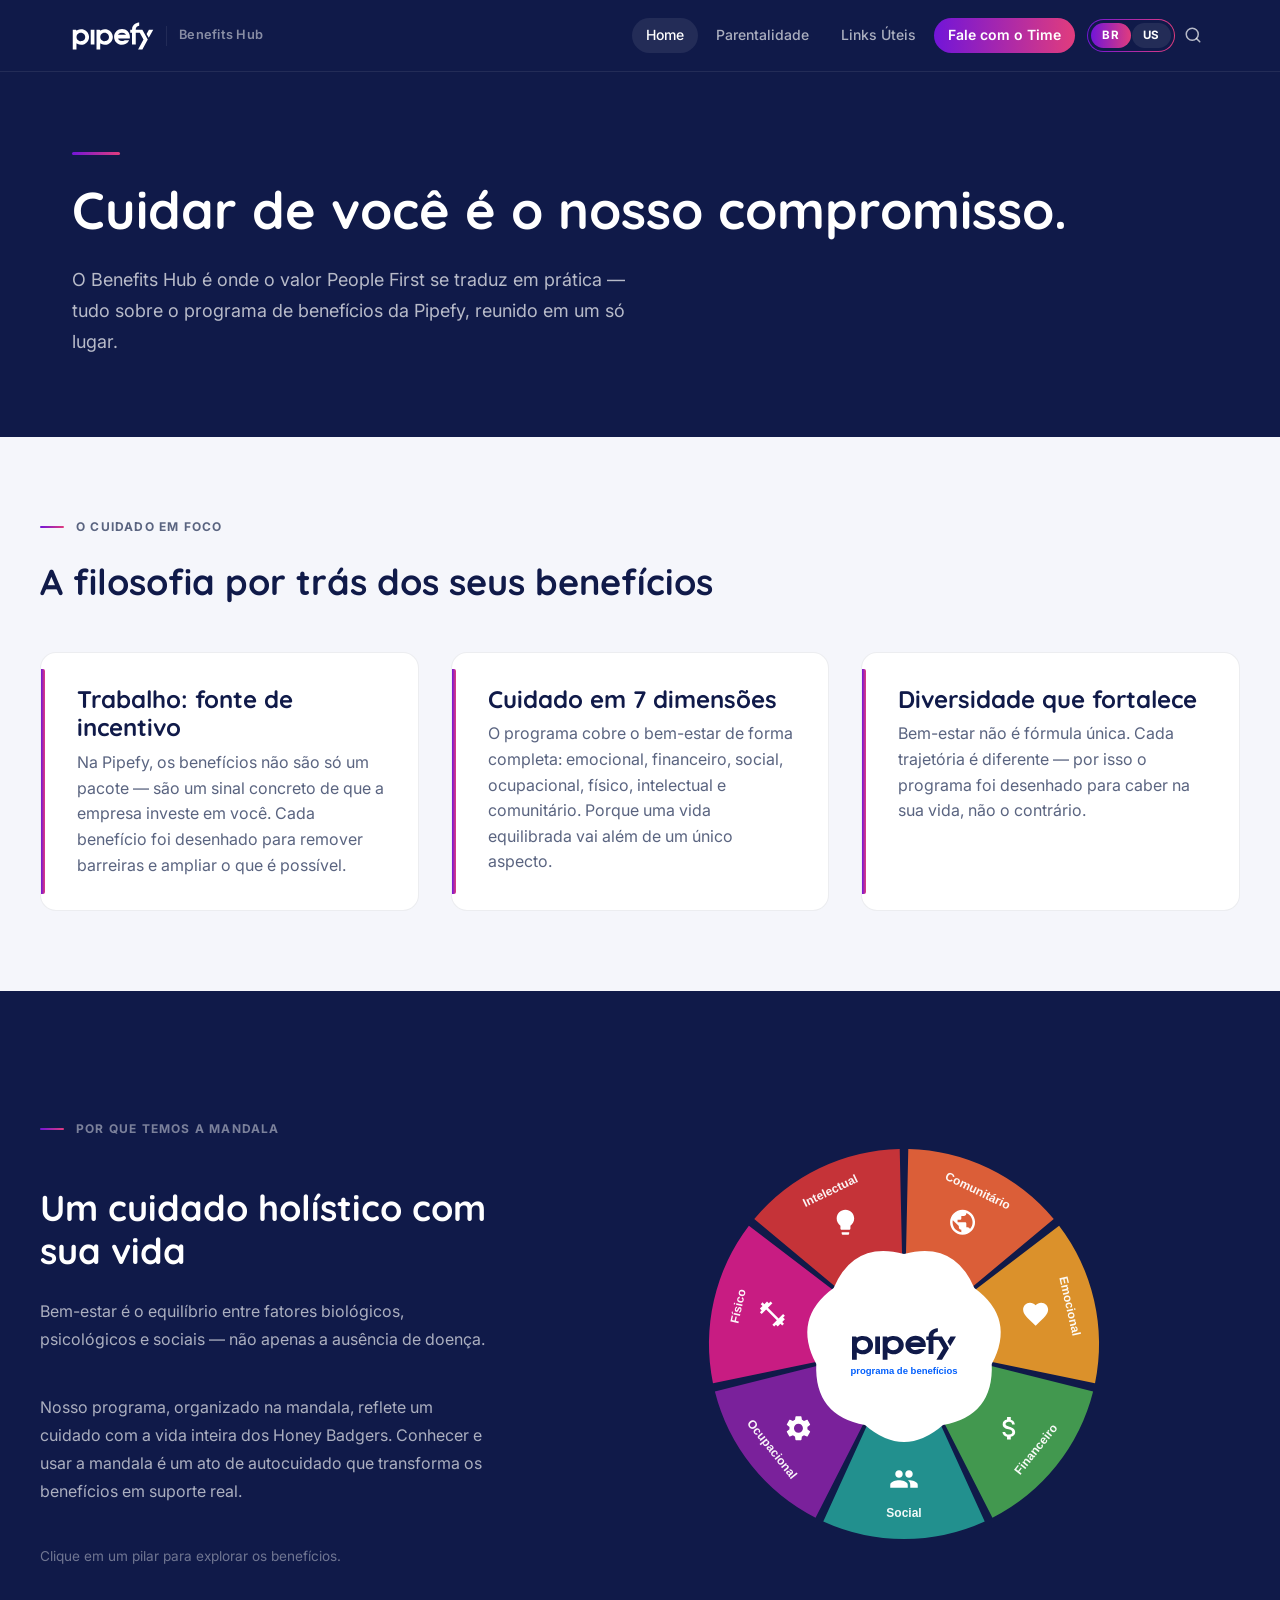
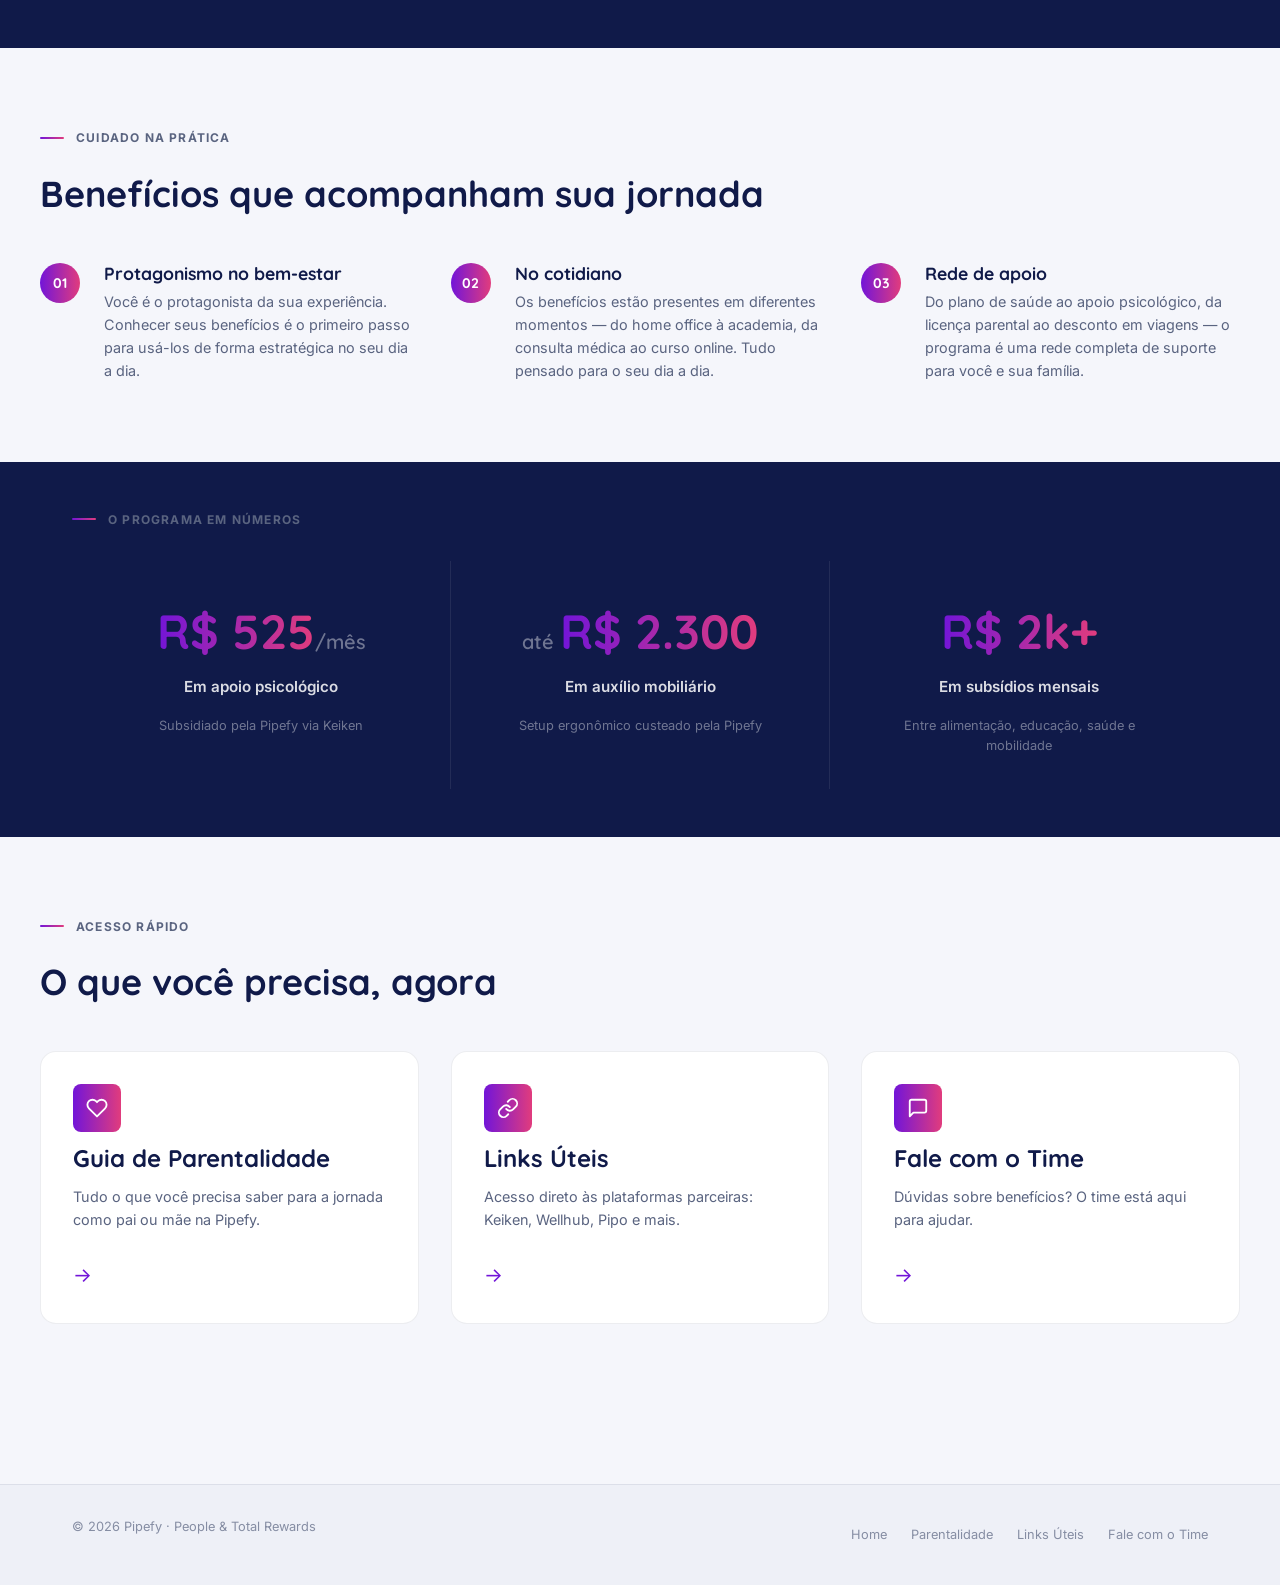
<file: index.html>
<!DOCTYPE html>
<html lang="pt-BR">
<head>
  <meta charset="UTF-8">
  <meta name="viewport" content="width=device-width, initial-scale=1.0">
  <meta name="description" content="Benefits Hub — Conheça todos os benefícios Pipefy">
  <title>Benefits Hub — Pipefy</title>
  <link rel="preconnect" href="https://fonts.googleapis.com">
  <link rel="preconnect" href="https://fonts.gstatic.com" crossorigin>
  <link href="https://fonts.googleapis.com/css2?family=Inter:wght@300;400;500;600;700&family=Quicksand:wght@500;600;700&display=swap" rel="stylesheet">
  <link rel="stylesheet" href="css/style.css">
</head>
<body>
  <a href="#main-content" class="skip-link">Pular para o conteúdo</a>
  <div id="header-placeholder"></div>

  <main id="main-content">

    <section class="section-dark hero-section" aria-labelledby="hero-title">
      <div class="container">
        <div class="gradient-bar"></div>
        <h1 id="hero-title">Cuidar de você é o nosso compromisso.</h1>
        <p class="hero-subtitle">O Benefits Hub é onde o valor People First se traduz em prática — tudo sobre o programa de benefícios da Pipefy, reunido em um só lugar.</p>
      </div>
    </section>

    <section aria-labelledby="cuidado-title">
      <div class="container section">
        <div class="section-label">O Cuidado em Foco</div>
        <h2 id="cuidado-title">A filosofia por trás dos seus benefícios</h2>
        <div class="grid-3">
          <div class="card card-feature">
            <h3>Trabalho: fonte de incentivo</h3>
            <p style="color:var(--text-secondary);margin-top:0.5rem">Na Pipefy, os benefícios não são só um pacote — são um sinal concreto de que a empresa investe em você. Cada benefício foi desenhado para remover barreiras e ampliar o que é possível.</p>
          </div>
          <div class="card card-feature">
            <h3>Cuidado em 7 dimensões</h3>
            <p style="color:var(--text-secondary);margin-top:0.5rem">O programa cobre o bem-estar de forma completa: emocional, financeiro, social, ocupacional, físico, intelectual e comunitário. Porque uma vida equilibrada vai além de um único aspecto.</p>
          </div>
          <div class="card card-feature">
            <h3>Diversidade que fortalece</h3>
            <p style="color:var(--text-secondary);margin-top:0.5rem">Bem-estar não é fórmula única. Cada trajetória é diferente — por isso o programa foi desenhado para caber na sua vida, não o contrário.</p>
          </div>
        </div>
      </div>
    </section>

    <section class="section-dark" aria-labelledby="mandala-title">
      <div class="container section">
        <div class="mandala-layout">
          <div class="mandala-text">
            <div class="section-label">Por que temos a mandala</div>
            <h2 id="mandala-title">Um cuidado holístico com sua vida</h2>
            <p>Bem-estar é o equilíbrio entre fatores biológicos, psicológicos e sociais — não apenas a ausência de doença.</p>
            <p>Nosso programa, organizado na mandala, reflete um cuidado com a vida inteira dos Honey Badgers. Conhecer e usar a mandala é um ato de autocuidado que transforma os benefícios em suporte real.</p>
            <p style="color:rgba(255,255,255,0.4);font-size:0.85rem">Clique em um pilar para explorar os benefícios.</p>
          </div>
          <div class="mandala-wheel">
            <canvas id="mandala" aria-label="Mandala de benefícios Pipefy com 7 pilares clicáveis"></canvas>
          </div>
        </div>
      </div>
    </section>

    <section aria-labelledby="pratica-title">
      <div class="container section">
        <div class="section-label">Cuidado na Prática</div>
        <h2 id="pratica-title">Benefícios que acompanham sua jornada</h2>
        <div class="grid-3">
          <div class="pratica-item">
            <div class="pratica-num" aria-hidden="true">01</div>
            <div>
              <h3>Protagonismo no bem-estar</h3>
              <p>Você é o protagonista da sua experiência. Conhecer seus benefícios é o primeiro passo para usá-los de forma estratégica no seu dia a dia.</p>
            </div>
          </div>
          <div class="pratica-item">
            <div class="pratica-num" aria-hidden="true">02</div>
            <div>
              <h3>No cotidiano</h3>
              <p>Os benefícios estão presentes em diferentes momentos — do home office à academia, da consulta médica ao curso online. Tudo pensado para o seu dia a dia.</p>
            </div>
          </div>
          <div class="pratica-item">
            <div class="pratica-num" aria-hidden="true">03</div>
            <div>
              <h3>Rede de apoio</h3>
              <p>Do plano de saúde ao apoio psicológico, da licença parental ao desconto em viagens — o programa é uma rede completa de suporte para você e sua família.</p>
            </div>
          </div>
        </div>
      </div>
    </section>

    <section class="section-numbers" aria-label="Números do programa de benefícios">
      <div class="container">
        <div class="section-label" style="text-align:center;margin-bottom:var(--space-lg)">O programa em números</div>
        <div class="numbers-grid">
          <div class="stat">
            <div><span class="stat-value">R$ 525</span><span class="stat-period">/mês</span></div>
            <p class="stat-label">Em apoio psicológico</p>
            <p class="stat-detail">Subsidiado pela Pipefy via Keiken</p>
          </div>
          <div class="stat">
            <div><span class="stat-period">até </span><span class="stat-value">R$ 2.300</span></div>
            <p class="stat-label">Em auxílio mobiliário</p>
            <p class="stat-detail">Setup ergonômico custeado pela Pipefy</p>
          </div>
          <div class="stat">
            <div><span class="stat-value">R$ 2k+</span></div>
            <p class="stat-label">Em subsídios mensais</p>
            <p class="stat-detail">Entre alimentação, educação, saúde e mobilidade</p>
          </div>
        </div>
      </div>
    </section>

    <section aria-labelledby="acesso-title">
      <div class="container section">
        <div class="section-label">Acesso Rápido</div>
        <h2 id="acesso-title">O que você precisa, agora</h2>
        <div class="grid-3">
          <a href="parentalidade.html" class="card card-link">
            <div class="card-link-icon" aria-hidden="true">
              <svg width="22" height="22" viewBox="0 0 24 24" fill="none" stroke="white" stroke-width="2" stroke-linecap="round" stroke-linejoin="round"><path d="M20.84 4.61a5.5 5.5 0 0 0-7.78 0L12 5.67l-1.06-1.06a5.5 5.5 0 0 0-7.78 7.78l1.06 1.06L12 21.23l7.78-7.78 1.06-1.06a5.5 5.5 0 0 0 0-7.78z"/></svg>
            </div>
            <h3>Guia de Parentalidade</h3>
            <p>Tudo o que você precisa saber para a jornada como pai ou mãe na Pipefy.</p>
            <span class="card-link-arrow" aria-hidden="true">→</span>
          </a>
          <a href="links-uteis.html" class="card card-link">
            <div class="card-link-icon" aria-hidden="true">
              <svg width="22" height="22" viewBox="0 0 24 24" fill="none" stroke="white" stroke-width="2" stroke-linecap="round" stroke-linejoin="round"><path d="M10 13a5 5 0 0 0 7.54.54l3-3a5 5 0 0 0-7.07-7.07l-1.72 1.71"/><path d="M14 11a5 5 0 0 0-7.54-.54l-3 3a5 5 0 0 0 7.07 7.07l1.71-1.71"/></svg>
            </div>
            <h3>Links Úteis</h3>
            <p>Acesso direto às plataformas parceiras: Keiken, Wellhub, Pipo e mais.</p>
            <span class="card-link-arrow" aria-hidden="true">→</span>
          </a>
          <a href="fale-com-o-time.html" class="card card-link">
            <div class="card-link-icon" aria-hidden="true">
              <svg width="22" height="22" viewBox="0 0 24 24" fill="none" stroke="white" stroke-width="2" stroke-linecap="round" stroke-linejoin="round"><path d="M21 15a2 2 0 0 1-2 2H7l-4 4V5a2 2 0 0 1 2-2h14a2 2 0 0 1 2 2z"/></svg>
            </div>
            <h3>Fale com o Time</h3>
            <p>Dúvidas sobre benefícios? O time está aqui para ajudar.</p>
            <span class="card-link-arrow" aria-hidden="true">→</span>
          </a>
        </div>
      </div>
    </section>

  </main>

  <div id="footer-placeholder"></div>

  <script>const BASE = './';</script>
  <script src="js/components.js"></script>
  <script>
  (function() {
    const LOGO_D = 'M245.43 51.1485C245.43 51.0985 245.43 49.5185 245.44 49.4585C245.95 40.4285 254.89 38.9685 256.14 38.8585V28.9785C253.12 28.8085 233.56 31.7185 233.76 51.1285C233.77 51.1285 233.78 51.1485 233.78 51.1485H228.18V60.6685H233.72V97.6185H245.44V60.6685H257.84L269.48 82.0385L252.63 112.938H266.04L282.9 82.0285L266.06 51.1585H245.42L245.43 51.1485ZM286.46 51.1485L279.24 64.4985L285.9 76.6885L299.9 51.1285H286.47L286.46 51.1485ZM161.58 76.9585C160.45 81.9685 156.53 85.8385 151.45 86.9585C141.57 89.1285 132.93 80.5885 135.13 70.8385C136.26 65.8285 140.18 61.9585 145.25 60.8385C155.13 58.6685 163.78 67.2085 161.58 76.9585ZM158.04 51.2085C145.06 46.3085 134.68 53.9685 134.68 53.9685L132.62 51.2285H123.06V113.028H134.61V93.6485C134.61 93.6485 140.88 98.2485 149.25 98.2485C163.68 98.2485 175.25 85.9385 173.77 71.3985C172.85 62.3385 166.66 54.4685 158.05 51.2185L158.04 51.2085ZM189.98 67.0085L189.981 67.0061C190.055 66.8564 193.06 60.7385 202.48 60.7385C211.97 60.7385 214.98 66.9985 214.98 67.0085H189.98ZM202.53 49.3185C188.89 49.3185 177.83 60.2685 177.83 73.7785C177.83 87.2885 188.89 98.2385 202.53 98.2385C210.04 98.2385 219.78 94.5085 224.97 83.9285H211C210.23 84.5985 209.33 85.2185 208.28 85.7285C206.7 86.4785 204.8 86.9685 202.49 86.9685C193.98 86.9685 190.62 80.5285 190.44 78.7285H226.72C226.766 78.2739 226.831 77.8163 226.896 77.355L226.896 77.3544C226.999 76.6288 227.103 75.8942 227.14 75.1485C227.93 60.2585 215.95 49.3285 202.55 49.3285L202.53 49.3185ZM105.01 97.6885H116.58V51.2185H105.01V97.6885ZM77.4 86.9584C82.47 85.8384 86.39 81.9684 87.52 76.9584C89.72 67.2084 81.07 58.6684 71.19 60.8384C66.12 61.9584 62.2 65.8284 61.07 70.8384C58.87 80.5884 67.52 89.1284 77.4 86.9584ZM60.62 53.9684C60.62 53.9684 71 46.3084 83.98 51.2084L83.99 51.2184C92.6 54.4684 98.79 62.3384 99.71 71.3984C101.19 85.9384 89.62 98.2484 75.19 98.2484C66.81 98.2484 60.54 93.6484 60.54 93.6484V113.028H49V51.2284H58.56L60.62 53.9684Z';

    const pilares = [
      { nome:'Comunitário', cor:'#FF6B35', slug:'comunitario' },
      { nome:'Emocional',   cor:'#FFA726', slug:'emocional'   },
      { nome:'Financeiro',  cor:'#4CAF50', slug:'financeiro'  },
      { nome:'Social',      cor:'#26A69A', slug:'social'      },
      { nome:'Ocupacional', cor:'#8E24AA', slug:'ocupacional' },
      { nome:'Físico',      cor:'#E91E8C', slug:'fisico'      },
      { nome:'Intelectual', cor:'#E53935', slug:'intelectual' },
    ];

    const ICON_PATHS = [
      // Comunitário — globo
      'M12 2C6.48 2 2 6.48 2 12s4.48 10 10 10 10-4.48 10-10S17.52 2 12 2zm-1 17.93c-3.95-.49-7-3.85-7-7.93 0-.62.08-1.21.21-1.79L9 15v1c0 1.1.9 2 2 2v1.93zm6.9-2.54c-.26-.81-1-1.39-1.9-1.39h-1v-3c0-.55-.45-1-1-1H8v-2h2c.55 0 1-.45 1-1V7h2c1.1 0 2-.9 2-2v-.41c2.93 1.19 5 4.06 5 7.41 0 2.08-.8 3.97-2.1 5.39z',
      // Emocional — coração
      'M12 21.35l-1.45-1.32C5.4 15.36 2 12.28 2 8.5 2 5.42 4.42 3 7.5 3c1.74 0 3.41.81 4.5 2.09C13.09 3.81 14.76 3 16.5 3 19.58 3 22 5.42 22 8.5c0 3.78-3.4 6.86-8.55 11.54L12 21.35z',
      // Financeiro — cifrão
      'M11.8 10.9c-2.27-.59-3-1.2-3-2.15 0-1.09 1.01-1.85 2.7-1.85 1.78 0 2.44.85 2.5 2.1h2.21c-.07-1.72-1.12-3.3-3.21-3.81V3h-3v2.16c-1.94.42-3.5 1.68-3.5 3.61 0 2.31 1.91 3.46 4.7 4.13 2.5.6 3 1.48 3 2.41 0 .69-.49 1.79-2.7 1.79-2.06 0-2.87-.92-2.98-2.1h-2.2c.12 2.19 1.76 3.42 3.68 3.83V21h3v-2.15c1.95-.37 3.5-1.5 3.5-3.55 0-2.84-2.43-3.81-4.7-4.4z',
      // Social — grupo de pessoas
      'M16 11c1.66 0 2.99-1.34 2.99-3S17.66 5 16 5c-1.66 0-3 1.34-3 3s1.34 3 3 3zm-8 0c1.66 0 2.99-1.34 2.99-3S9.66 5 8 5C6.34 5 5 6.34 5 8s1.34 3 3 3zm0 2c-2.33 0-7 1.17-7 3.5V19h14v-2.5c0-2.33-4.67-3.5-7-3.5zm8 0c-.29 0-.62.02-.97.05 1.16.84 1.97 1.97 1.97 3.45V19h6v-2.5c0-2.33-4.67-3.5-7-3.5z',
      // Ocupacional — engrenagem
      'M19.14 12.94c.04-.3.06-.61.06-.94 0-.32-.02-.64-.07-.94l2.03-1.58c.18-.14.23-.41.12-.61l-1.92-3.32c-.12-.22-.37-.29-.59-.22l-2.39.96c-.5-.38-1.03-.7-1.62-.94l-.36-2.54c-.04-.24-.24-.41-.48-.41h-3.84c-.24 0-.43.17-.47.41l-.36 2.54c-.59.24-1.13.57-1.62.94l-2.39-.96c-.22-.08-.47 0-.59.22L2.74 8.87c-.12.21-.08.47.12.61l2.03 1.58c-.05.3-.09.63-.09.94s.02.64.07.94l-2.03 1.58c-.18.14-.23.41-.12.61l1.92 3.32c.12.22.37.29.59.22l2.39-.96c.5.38 1.03.7 1.62.94l.36 2.54c.05.24.24.41.48.41h3.84c.24 0 .44-.17.47-.41l.36-2.54c.59-.24 1.13-.56 1.62-.94l2.39.96c.22.08.47 0 .59-.22l1.92-3.32c.12-.22.07-.47-.12-.61l-2.01-1.58zM12 15.6c-1.98 0-3.6-1.62-3.6-3.6s1.62-3.6 3.6-3.6 3.6 1.62 3.6 3.6-1.62 3.6-3.6 3.6z',
      // Físico — haltere
      'M20.57 14.86L22 13.43 20.57 12 17 15.57 8.43 7 12 3.43 10.57 2 9.14 3.43 7.71 2 5.57 4.14 4.14 2.71 2.71 4.14l1.43 1.43L2 7.71l1.43 1.43L2 10.57 3.43 12 7 8.43 15.57 17 12 20.57 13.43 22l1.43-1.43L16.29 22l2.14-2.14 1.43 1.43 1.43-1.43-1.43-1.43L22 16.29z',
      // Intelectual — lâmpada
      'M9 21c0 .55.45 1 1 1h4c.55 0 1-.45 1-1v-1H9v1zm3-19C8.14 2 5 5.14 5 9c0 2.38 1.19 4.47 3 5.74V17c0 .55.45 1 1 1h6c.55 0 1-.45 1-1v-2.26c1.81-1.27 3-3.36 3-5.74 0-3.86-3.14-7-7-7z',
    ];

    const canvas = document.getElementById('mandala');
    if (!canvas) return;

    const dpr = window.devicePixelRatio || 1;
    const SIZE = 420;
    canvas.width  = SIZE * dpr;
    canvas.height = SIZE * dpr;
    canvas.style.width  = SIZE + 'px';
    canvas.style.height = SIZE + 'px';
    const ctx = canvas.getContext('2d');
    ctx.scale(dpr, dpr);

    const CX=SIZE/2, CY=SIZE/2, R=195, r=90, BUMP=25, N=7;
    const SA=(Math.PI*2)/N, GAP=0.022;
    let hov=-1, loadedCount=0;

    function makeIconImg(pathD) {
      const svg = `<svg viewBox="0 0 24 24" fill="white" xmlns="http://www.w3.org/2000/svg"><path d="${pathD}"/></svg>`;
      const img = new Image();
      img.onload = () => { loadedCount++; if (loadedCount === N + 1) draw(); };
      img.src = 'data:image/svg+xml;charset=utf-8,' + encodeURIComponent(svg);
      return img;
    }

    const iconImgs = ICON_PATHS.map(makeIconImg);

    const logoSvg = `<svg viewBox="49 18 250.9 106" xmlns="http://www.w3.org/2000/svg"><path fill-rule="evenodd" clip-rule="evenodd" d="${LOGO_D}" fill="#101A49"/></svg>`;
    const logoImg = new Image();
    logoImg.onload = () => { loadedCount++; if (loadedCount === N + 1) draw(); };
    logoImg.src = 'data:image/svg+xml;charset=utf-8,' + encodeURIComponent(logoSvg);

    function seg(i){ const s=-Math.PI/2+i*SA+GAP, e=-Math.PI/2+(i+1)*SA-GAP; return {s,e,mid:(s+e)/2}; }

    function drawSegs(){
      pilares.forEach((p,i)=>{
        const {s,e,mid}=seg(i), isH=hov===i;
        const ox=isH?Math.cos(mid)*8:0, oy=isH?Math.sin(mid)*8:0;
        ctx.save(); ctx.translate(ox,oy);
        ctx.beginPath();
        ctx.moveTo(CX+r*Math.cos(s),CY+r*Math.sin(s));
        ctx.lineTo(CX+R*Math.cos(s),CY+R*Math.sin(s));
        ctx.arc(CX,CY,R,s,e);
        ctx.lineTo(CX+r*Math.cos(e),CY+r*Math.sin(e));
        ctx.arc(CX,CY,r,e,s,true);
        ctx.closePath();
        ctx.fillStyle=isH?p.cor:p.cor+'D9';
        ctx.fill();
        ctx.restore();
      });
    }

    function drawWavy(){
      ctx.beginPath();
      for(let i=0;i<N;i++){
        const ba=-Math.PI/2+i*SA, ma=ba+SA/2, na=-Math.PI/2+(i+1)*SA;
        const x1=CX+r*Math.cos(ba), y1=CY+r*Math.sin(ba);
        const cpx=CX+(r+BUMP)*Math.cos(ma), cpy=CY+(r+BUMP)*Math.sin(ma);
        const x2=CX+r*Math.cos(na), y2=CY+r*Math.sin(na);
        if(i===0) ctx.moveTo(x1,y1); ctx.quadraticCurveTo(cpx,cpy,x2,y2);
      }
      ctx.closePath(); ctx.fillStyle='white'; ctx.fill();
    }

    function drawLabels(){
      const ICON_SIZE = 30;
      pilares.forEach((p,i)=>{
        const {s,e,mid}=seg(i), isH=hov===i;
        const ox=isH?Math.cos(mid)*8:0, oy=isH?Math.sin(mid)*8:0;
        const avail = R - r - BUMP;
        const ir = r + BUMP + avail * 0.25;
        const lr = r + BUMP + avail * 0.68;

        const ix=CX+ir*Math.cos(mid)+ox, iy=CY+ir*Math.sin(mid)+oy;
        if (iconImgs[i].complete && iconImgs[i].naturalWidth > 0) {
          ctx.drawImage(iconImgs[i], ix-ICON_SIZE/2, iy-ICON_SIZE/2, ICON_SIZE, ICON_SIZE);
        }

        ctx.save();
        ctx.translate(CX+lr*Math.cos(mid)+ox, CY+lr*Math.sin(mid)+oy);
        const textRot = Math.sin(mid) > 0 ? mid + Math.PI * 1.5 : mid + Math.PI * 0.5;
        ctx.rotate(textRot);
        ctx.fillStyle='rgba(255,255,255,0.95)';
        ctx.font='bold 12px sans-serif';
        ctx.textAlign='center'; ctx.textBaseline='middle';
        ctx.fillText(p.nome,0,0);
        ctx.restore();
      });
    }

    function drawCenter(){
      ctx.beginPath();
      ctx.arc(CX,CY,r-4,0,Math.PI*2);
      ctx.fillStyle='white'; ctx.fill();
      if(logoImg.complete && logoImg.naturalWidth>0){
        ctx.drawImage(logoImg, CX-52, CY-20, 104, 40);
      } else {
        ctx.fillStyle='#101A49';
        ctx.font='bold 20px sans-serif';
        ctx.textAlign='center'; ctx.textBaseline='middle';
        ctx.fillText('pipefy',CX,CY-10);
      }
      ctx.fillStyle='#005EFC';
      ctx.font='bold 9.5px sans-serif';
      ctx.textAlign='center'; ctx.textBaseline='middle';
      ctx.fillText('programa de benefícios',CX,CY+27);
    }

    function draw(){
      ctx.clearRect(0,0,SIZE,SIZE);
      drawSegs(); drawWavy(); drawLabels(); drawCenter();
    }

    function getHov(x,y){
      const dx=x-CX, dy=y-CY, d=Math.sqrt(dx*dx+dy*dy);
      if(d<r||d>R) return -1;
      let a=Math.atan2(dy,dx)+Math.PI/2;
      if(a<0) a+=Math.PI*2;
      return Math.floor(a/SA)%N;
    }

    canvas.addEventListener('mousemove',e=>{
      const rect=canvas.getBoundingClientRect();
      const x=(e.clientX-rect.left)*(SIZE/rect.width);
      const y=(e.clientY-rect.top)*(SIZE/rect.height);
      const idx=getHov(x,y);
      if(idx!==hov){ hov=idx; draw(); canvas.style.cursor=idx>=0?'pointer':'default'; }
    });
    canvas.addEventListener('mouseleave',()=>{ hov=-1; draw(); canvas.style.cursor='default'; });
    canvas.addEventListener('click',e=>{
      const rect=canvas.getBoundingClientRect();
      const x=(e.clientX-rect.left)*(SIZE/rect.width);
      const y=(e.clientY-rect.top)*(SIZE/rect.height);
      const idx=getHov(x,y);
      if(idx>=0) window.location.href=BASE+'pilares/'+pilares[idx].slug+'.html';
    });

    draw();
  })();
  </script>
</body>
</html>
</file>
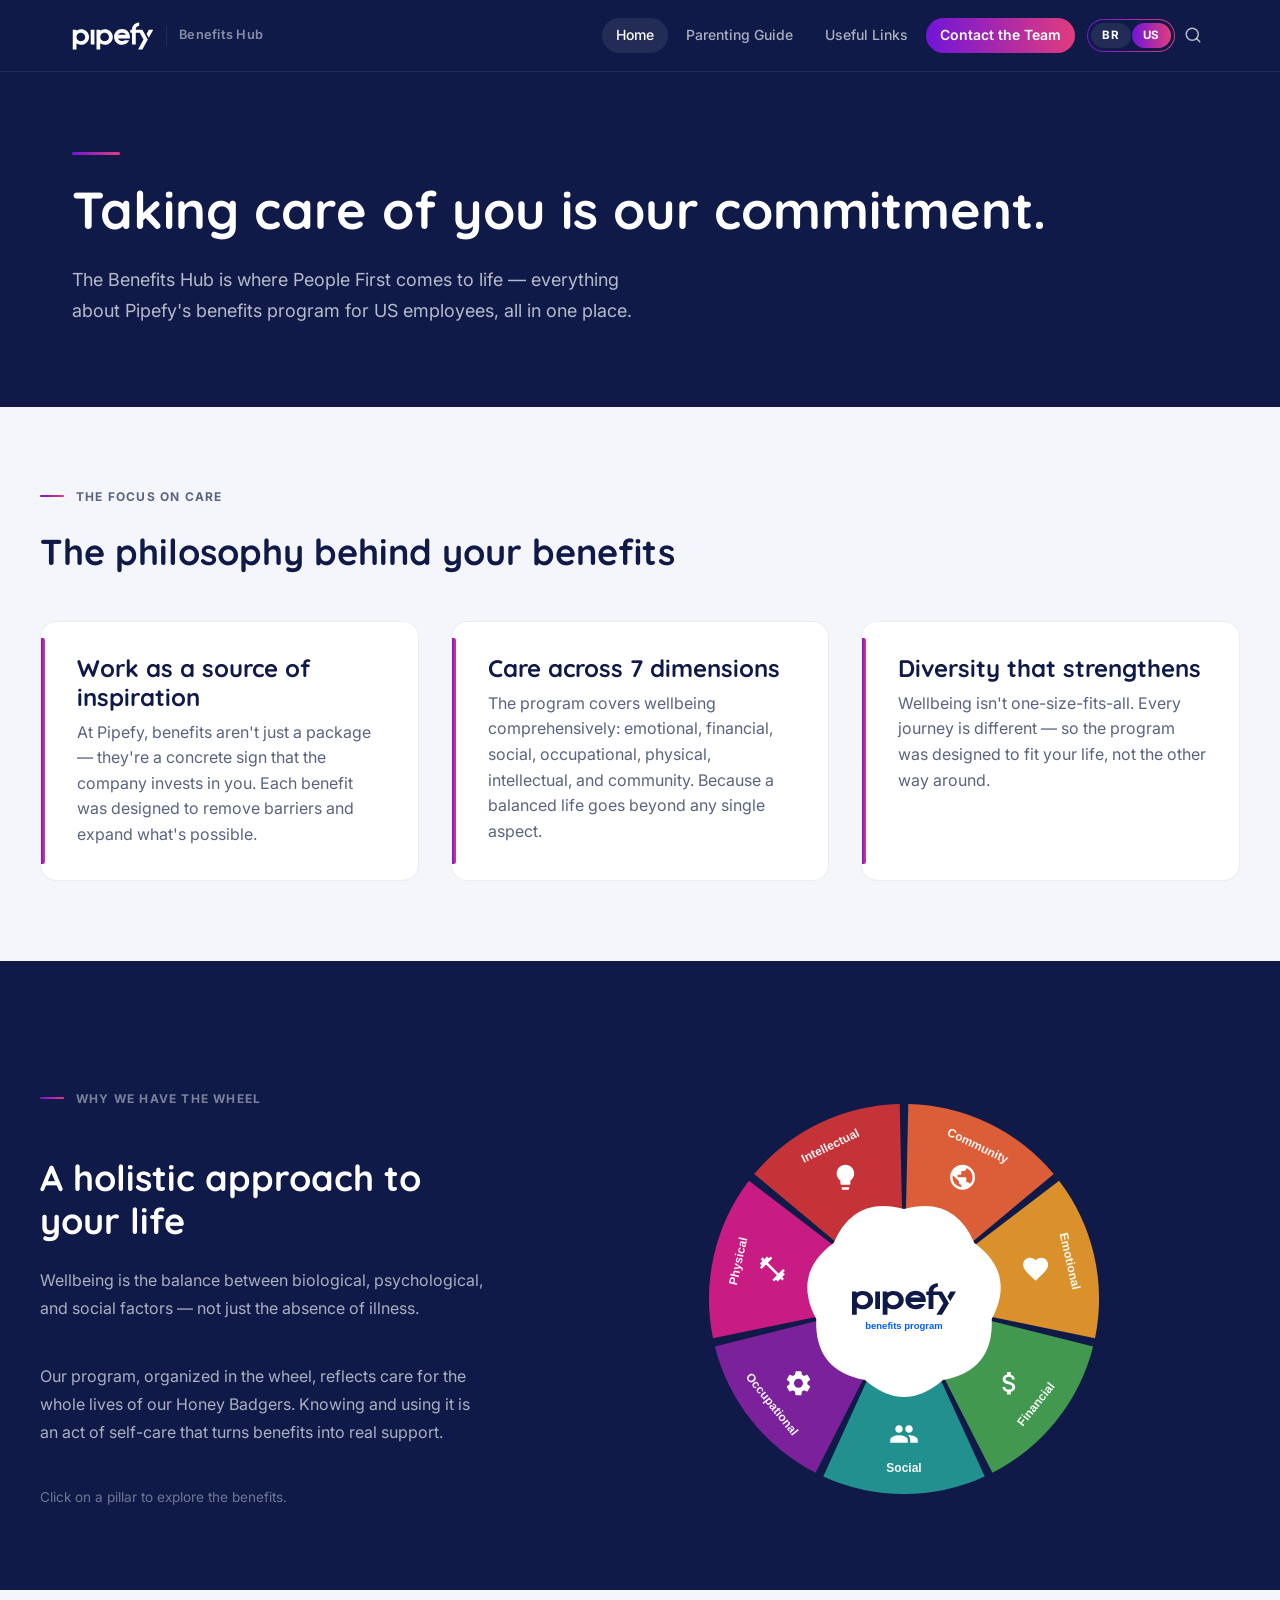
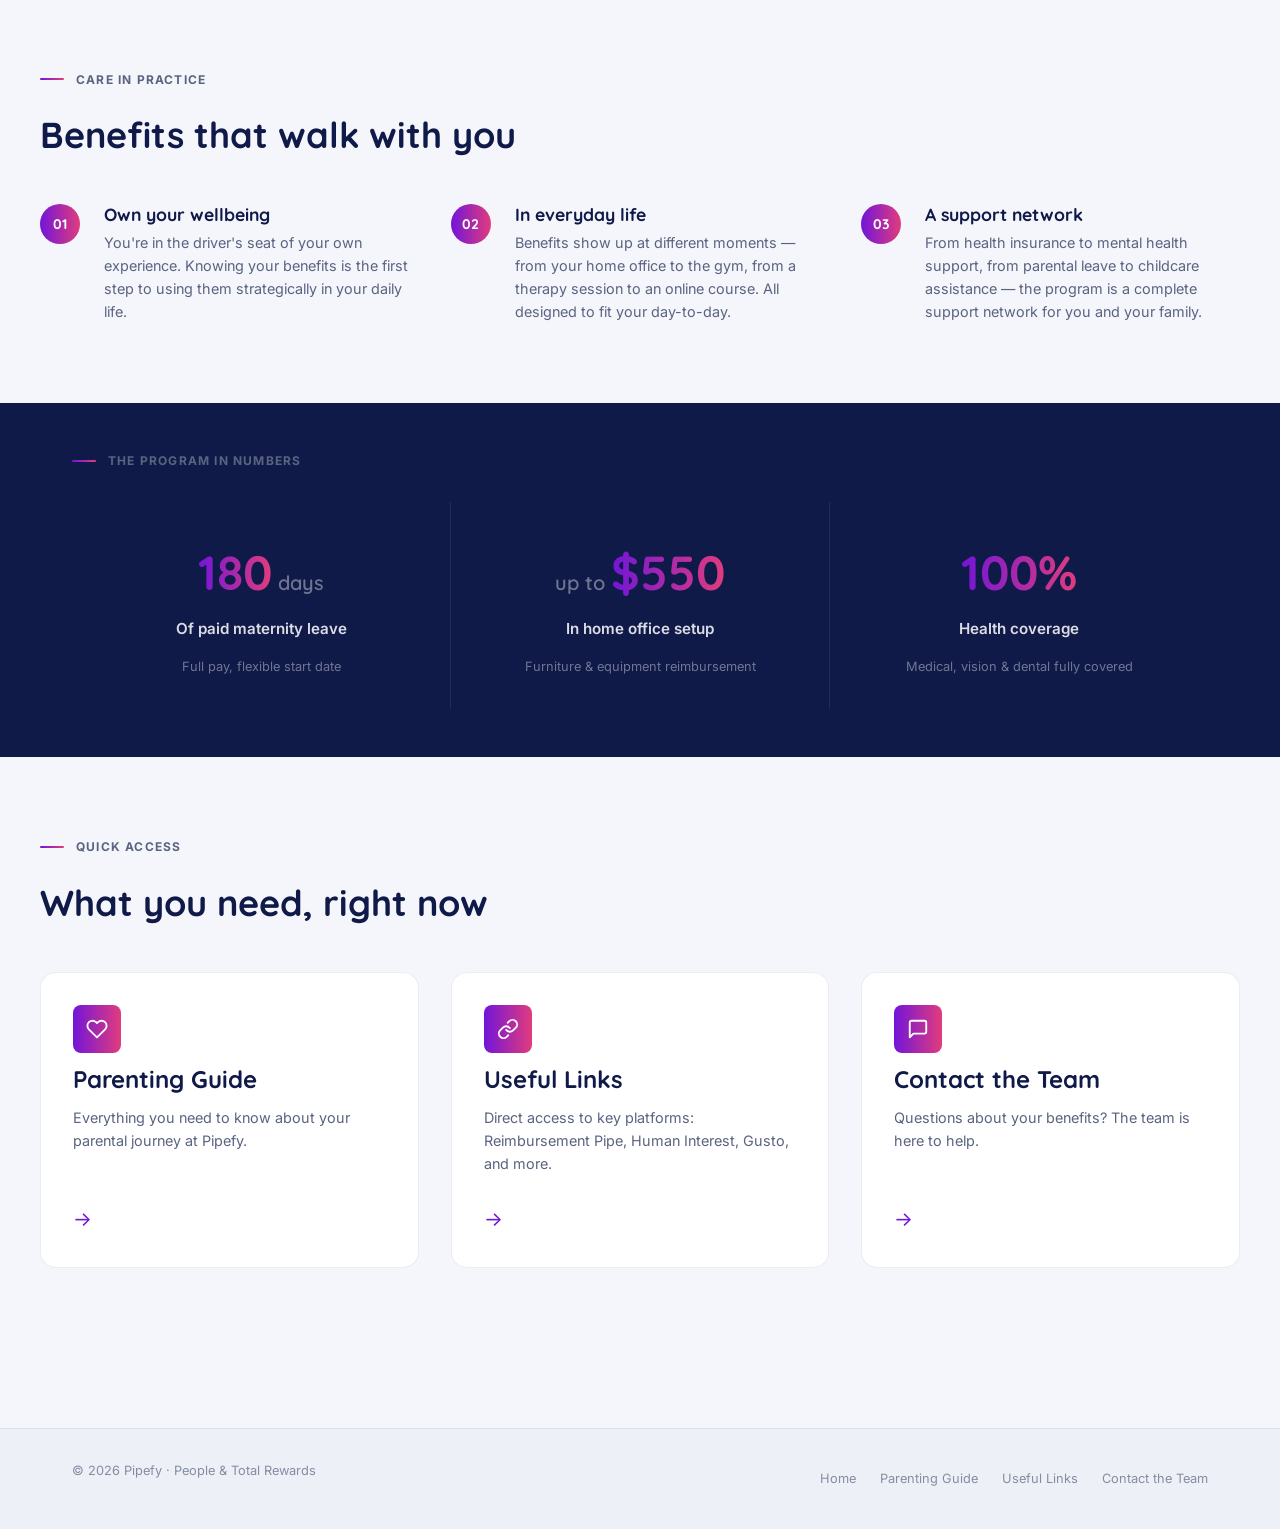
<file: us/index.html>
<!DOCTYPE html>
<html lang="en">
<head>
  <meta charset="UTF-8">
  <meta name="viewport" content="width=device-width, initial-scale=1.0">
  <meta name="description" content="Benefits Hub — Discover all Pipefy benefits for US employees">
  <title>Benefits Hub — Pipefy US</title>
  <link rel="preconnect" href="https://fonts.googleapis.com">
  <link rel="preconnect" href="https://fonts.gstatic.com" crossorigin>
  <link href="https://fonts.googleapis.com/css2?family=Inter:wght@300;400;500;600;700&family=Quicksand:wght@500;600;700&display=swap" rel="stylesheet">
  <link rel="stylesheet" href="../css/style.css">
</head>
<body>
  <a href="#main-content" class="skip-link">Skip to content</a>
  <div id="header-placeholder"></div>

  <main id="main-content">

    <section class="section-dark hero-section" aria-labelledby="hero-title">
      <div class="container">
        <div class="gradient-bar"></div>
        <h1 id="hero-title">Taking care of you is our commitment.</h1>
        <p class="hero-subtitle">The Benefits Hub is where People First comes to life — everything about Pipefy's benefits program for US employees, all in one place.</p>
      </div>
    </section>

    <section aria-labelledby="care-title">
      <div class="container section">
        <div class="section-label">The Focus on Care</div>
        <h2 id="care-title">The philosophy behind your benefits</h2>
        <div class="grid-3">
          <div class="card card-feature">
            <h3>Work as a source of inspiration</h3>
            <p style="color:var(--text-secondary);margin-top:0.5rem">At Pipefy, benefits aren't just a package — they're a concrete sign that the company invests in you. Each benefit was designed to remove barriers and expand what's possible.</p>
          </div>
          <div class="card card-feature">
            <h3>Care across 7 dimensions</h3>
            <p style="color:var(--text-secondary);margin-top:0.5rem">The program covers wellbeing comprehensively: emotional, financial, social, occupational, physical, intellectual, and community. Because a balanced life goes beyond any single aspect.</p>
          </div>
          <div class="card card-feature">
            <h3>Diversity that strengthens</h3>
            <p style="color:var(--text-secondary);margin-top:0.5rem">Wellbeing isn't one-size-fits-all. Every journey is different — so the program was designed to fit your life, not the other way around.</p>
          </div>
        </div>
      </div>
    </section>

    <section class="section-dark" aria-labelledby="wheel-title">
      <div class="container section">
        <div class="mandala-layout">
          <div class="mandala-text">
            <div class="section-label">Why we have the wheel</div>
            <h2 id="wheel-title">A holistic approach to your life</h2>
            <p>Wellbeing is the balance between biological, psychological, and social factors — not just the absence of illness.</p>
            <p>Our program, organized in the wheel, reflects care for the whole lives of our Honey Badgers. Knowing and using it is an act of self-care that turns benefits into real support.</p>
            <p style="color:rgba(255,255,255,0.4);font-size:0.85rem">Click on a pillar to explore the benefits.</p>
          </div>
          <div class="mandala-wheel">
            <canvas id="mandala" aria-label="Pipefy benefits wheel with 7 clickable pillars"></canvas>
          </div>
        </div>
      </div>
    </section>

    <section aria-labelledby="practice-title">
      <div class="container section">
        <div class="section-label">Care in Practice</div>
        <h2 id="practice-title">Benefits that walk with you</h2>
        <div class="grid-3">
          <div class="pratica-item">
            <div class="pratica-num" aria-hidden="true">01</div>
            <div>
              <h3>Own your wellbeing</h3>
              <p>You're in the driver's seat of your own experience. Knowing your benefits is the first step to using them strategically in your daily life.</p>
            </div>
          </div>
          <div class="pratica-item">
            <div class="pratica-num" aria-hidden="true">02</div>
            <div>
              <h3>In everyday life</h3>
              <p>Benefits show up at different moments — from your home office to the gym, from a therapy session to an online course. All designed to fit your day-to-day.</p>
            </div>
          </div>
          <div class="pratica-item">
            <div class="pratica-num" aria-hidden="true">03</div>
            <div>
              <h3>A support network</h3>
              <p>From health insurance to mental health support, from parental leave to childcare assistance — the program is a complete support network for you and your family.</p>
            </div>
          </div>
        </div>
      </div>
    </section>

    <section class="section-numbers" aria-label="Benefits program highlights">
      <div class="container">
        <div class="section-label" style="text-align:center;margin-bottom:var(--space-lg)">The program in numbers</div>
        <div class="numbers-grid">
          <div class="stat">
            <div><span class="stat-value">180</span><span class="stat-period"> days</span></div>
            <p class="stat-label">Of paid maternity leave</p>
            <p class="stat-detail">Full pay, flexible start date</p>
          </div>
          <div class="stat">
            <div><span class="stat-period">up to </span><span class="stat-value">$550</span></div>
            <p class="stat-label">In home office setup</p>
            <p class="stat-detail">Furniture &amp; equipment reimbursement</p>
          </div>
          <div class="stat">
            <div><span class="stat-value">100%</span></div>
            <p class="stat-label">Health coverage</p>
            <p class="stat-detail">Medical, vision &amp; dental fully covered</p>
          </div>
        </div>
      </div>
    </section>

    <section aria-labelledby="access-title">
      <div class="container section">
        <div class="section-label">Quick Access</div>
        <h2 id="access-title">What you need, right now</h2>
        <div class="grid-3">
          <a href="parenting-guide.html" class="card card-link">
            <div class="card-link-icon" aria-hidden="true">
              <svg width="22" height="22" viewBox="0 0 24 24" fill="none" stroke="white" stroke-width="2" stroke-linecap="round" stroke-linejoin="round"><path d="M20.84 4.61a5.5 5.5 0 0 0-7.78 0L12 5.67l-1.06-1.06a5.5 5.5 0 0 0-7.78 7.78l1.06 1.06L12 21.23l7.78-7.78 1.06-1.06a5.5 5.5 0 0 0 0-7.78z"/></svg>
            </div>
            <h3>Parenting Guide</h3>
            <p>Everything you need to know about your parental journey at Pipefy.</p>
            <span class="card-link-arrow" aria-hidden="true">→</span>
          </a>
          <a href="useful-links.html" class="card card-link">
            <div class="card-link-icon" aria-hidden="true">
              <svg width="22" height="22" viewBox="0 0 24 24" fill="none" stroke="white" stroke-width="2" stroke-linecap="round" stroke-linejoin="round"><path d="M10 13a5 5 0 0 0 7.54.54l3-3a5 5 0 0 0-7.07-7.07l-1.72 1.71"/><path d="M14 11a5 5 0 0 0-7.54-.54l-3 3a5 5 0 0 0 7.07 7.07l1.71-1.71"/></svg>
            </div>
            <h3>Useful Links</h3>
            <p>Direct access to key platforms: Reimbursement Pipe, Human Interest, Gusto, and more.</p>
            <span class="card-link-arrow" aria-hidden="true">→</span>
          </a>
          <a href="contact.html" class="card card-link">
            <div class="card-link-icon" aria-hidden="true">
              <svg width="22" height="22" viewBox="0 0 24 24" fill="none" stroke="white" stroke-width="2" stroke-linecap="round" stroke-linejoin="round"><path d="M21 15a2 2 0 0 1-2 2H7l-4 4V5a2 2 0 0 1 2-2h14a2 2 0 0 1 2 2z"/></svg>
            </div>
            <h3>Contact the Team</h3>
            <p>Questions about your benefits? The team is here to help.</p>
            <span class="card-link-arrow" aria-hidden="true">→</span>
          </a>
        </div>
      </div>
    </section>

  </main>

  <div id="footer-placeholder"></div>

  <!--
    BASE = '../' so components.js nav links resolve correctly from /us/.
    The mandala click handler uses pillar slugs directly (no BASE prefix)
    because US pillar pages live flat in /us/, not in a /pilares/ subfolder.
  -->
  <script>const BASE = '../';</script>
  <script src="../js/components.js"></script>

  <script>
  (function() {

    const LOGO_D = 'M245.43 51.1485C245.43 51.0985 245.43 49.5185 245.44 49.4585C245.95 40.4285 254.89 38.9685 256.14 38.8585V28.9785C253.12 28.8085 233.56 31.7185 233.76 51.1285C233.77 51.1285 233.78 51.1485 233.78 51.1485H228.18V60.6685H233.72V97.6185H245.44V60.6685H257.84L269.48 82.0385L252.63 112.938H266.04L282.9 82.0285L266.06 51.1585H245.42L245.43 51.1485ZM286.46 51.1485L279.24 64.4985L285.9 76.6885L299.9 51.1285H286.47L286.46 51.1485ZM161.58 76.9585C160.45 81.9685 156.53 85.8385 151.45 86.9585C141.57 89.1285 132.93 80.5885 135.13 70.8385C136.26 65.8285 140.18 61.9585 145.25 60.8385C155.13 58.6685 163.78 67.2085 161.58 76.9585ZM158.04 51.2085C145.06 46.3085 134.68 53.9685 134.68 53.9685L132.62 51.2285H123.06V113.028H134.61V93.6485C134.61 93.6485 140.88 98.2485 149.25 98.2485C163.68 98.2485 175.25 85.9385 173.77 71.3985C172.85 62.3385 166.66 54.4685 158.05 51.2185L158.04 51.2085ZM189.98 67.0085L189.981 67.0061C190.055 66.8564 193.06 60.7385 202.48 60.7385C211.97 60.7385 214.98 66.9985 214.98 67.0085H189.98ZM202.53 49.3185C188.89 49.3185 177.83 60.2685 177.83 73.7785C177.83 87.2885 188.89 98.2385 202.53 98.2385C210.04 98.2385 219.78 94.5085 224.97 83.9285H211C210.23 84.5985 209.33 85.2185 208.28 85.7285C206.7 86.4785 204.8 86.9685 202.49 86.9685C193.98 86.9685 190.62 80.5285 190.44 78.7285H226.72C226.766 78.2739 226.831 77.8163 226.896 77.355L226.896 77.3544C226.999 76.6288 227.103 75.8942 227.14 75.1485C227.93 60.2585 215.95 49.3285 202.55 49.3285L202.53 49.3185ZM105.01 97.6885H116.58V51.2185H105.01V97.6885ZM77.4 86.9584C82.47 85.8384 86.39 81.9684 87.52 76.9584C89.72 67.2084 81.07 58.6684 71.19 60.8384C66.12 61.9584 62.2 65.8284 61.07 70.8384C58.87 80.5884 67.52 89.1284 77.4 86.9584ZM60.62 53.9684C60.62 53.9684 71 46.3084 83.98 51.2084L83.99 51.2184C92.6 54.4684 98.79 62.3384 99.71 71.3984C101.19 85.9384 89.62 98.2484 75.19 98.2484C66.81 98.2484 60.54 93.6484 60.54 93.6484V113.028H49V51.2284H58.56L60.62 53.9684Z';

    const pilares = [
      { nome: 'Community',    cor: '#FF6B35', slug: 'community'    },
      { nome: 'Emotional',    cor: '#FFA726', slug: 'emotional'    },
      { nome: 'Financial',    cor: '#4CAF50', slug: 'financial'    },
      { nome: 'Social',       cor: '#26A69A', slug: 'social'       },
      { nome: 'Occupational', cor: '#8E24AA', slug: 'occupational' },
      { nome: 'Physical',     cor: '#E91E8C', slug: 'physical'     },
      { nome: 'Intellectual', cor: '#E53935', slug: 'intellectual' },
    ];

    const ICON_PATHS = [
      // Community — globe
      'M12 2C6.48 2 2 6.48 2 12s4.48 10 10 10 10-4.48 10-10S17.52 2 12 2zm-1 17.93c-3.95-.49-7-3.85-7-7.93 0-.62.08-1.21.21-1.79L9 15v1c0 1.1.9 2 2 2v1.93zm6.9-2.54c-.26-.81-1-1.39-1.9-1.39h-1v-3c0-.55-.45-1-1-1H8v-2h2c.55 0 1-.45 1-1V7h2c1.1 0 2-.9 2-2v-.41c2.93 1.19 5 4.06 5 7.41 0 2.08-.8 3.97-2.1 5.39z',
      // Emotional — heart
      'M12 21.35l-1.45-1.32C5.4 15.36 2 12.28 2 8.5 2 5.42 4.42 3 7.5 3c1.74 0 3.41.81 4.5 2.09C13.09 3.81 14.76 3 16.5 3 19.58 3 22 5.42 22 8.5c0 3.78-3.4 6.86-8.55 11.54L12 21.35z',
      // Financial — dollar sign
      'M11.8 10.9c-2.27-.59-3-1.2-3-2.15 0-1.09 1.01-1.85 2.7-1.85 1.78 0 2.44.85 2.5 2.1h2.21c-.07-1.72-1.12-3.3-3.21-3.81V3h-3v2.16c-1.94.42-3.5 1.68-3.5 3.61 0 2.31 1.91 3.46 4.7 4.13 2.5.6 3 1.48 3 2.41 0 .69-.49 1.79-2.7 1.79-2.06 0-2.87-.92-2.98-2.1h-2.2c.12 2.19 1.76 3.42 3.68 3.83V21h3v-2.15c1.95-.37 3.5-1.5 3.5-3.55 0-2.84-2.43-3.81-4.7-4.4z',
      // Social — group
      'M16 11c1.66 0 2.99-1.34 2.99-3S17.66 5 16 5c-1.66 0-3 1.34-3 3s1.34 3 3 3zm-8 0c1.66 0 2.99-1.34 2.99-3S9.66 5 8 5C6.34 5 5 6.34 5 8s1.34 3 3 3zm0 2c-2.33 0-7 1.17-7 3.5V19h14v-2.5c0-2.33-4.67-3.5-7-3.5zm8 0c-.29 0-.62.02-.97.05 1.16.84 1.97 1.97 1.97 3.45V19h6v-2.5c0-2.33-4.67-3.5-7-3.5z',
      // Occupational — gear
      'M19.14 12.94c.04-.3.06-.61.06-.94 0-.32-.02-.64-.07-.94l2.03-1.58c.18-.14.23-.41.12-.61l-1.92-3.32c-.12-.22-.37-.29-.59-.22l-2.39.96c-.5-.38-1.03-.7-1.62-.94l-.36-2.54c-.04-.24-.24-.41-.48-.41h-3.84c-.24 0-.43.17-.47.41l-.36 2.54c-.59.24-1.13.57-1.62.94l-2.39-.96c-.22-.08-.47 0-.59.22L2.74 8.87c-.12.21-.08.47.12.61l2.03 1.58c-.05.3-.09.63-.09.94s.02.64.07.94l-2.03 1.58c-.18.14-.23.41-.12.61l1.92 3.32c.12.22.37.29.59.22l2.39-.96c.5.38 1.03.7 1.62.94l.36 2.54c.05.24.24.41.48.41h3.84c.24 0 .44-.17.47-.41l.36-2.54c.59-.24 1.13-.56 1.62-.94l2.39.96c.22.08.47 0 .59-.22l1.92-3.32c.12-.22.07-.47-.12-.61l-2.01-1.58zM12 15.6c-1.98 0-3.6-1.62-3.6-3.6s1.62-3.6 3.6-3.6 3.6 1.62 3.6 3.6-1.62 3.6-3.6 3.6z',
      // Physical — dumbbell
      'M20.57 14.86L22 13.43 20.57 12 17 15.57 8.43 7 12 3.43 10.57 2 9.14 3.43 7.71 2 5.57 4.14 4.14 2.71 2.71 4.14l1.43 1.43L2 7.71l1.43 1.43L2 10.57 3.43 12 7 8.43 15.57 17 12 20.57 13.43 22l1.43-1.43L16.29 22l2.14-2.14 1.43 1.43 1.43-1.43-1.43-1.43L22 16.29z',
      // Intellectual — lightbulb
      'M9 21c0 .55.45 1 1 1h4c.55 0 1-.45 1-1v-1H9v1zm3-19C8.14 2 5 5.14 5 9c0 2.38 1.19 4.47 3 5.74V17c0 .55.45 1 1 1h6c.55 0 1-.45 1-1v-2.26c1.81-1.27 3-3.36 3-5.74 0-3.86-3.14-7-7-7z',
    ];

    const canvas = document.getElementById('mandala');
    if (!canvas) return;

    const dpr = window.devicePixelRatio || 1;
    const SIZE = 420;
    canvas.width  = SIZE * dpr;
    canvas.height = SIZE * dpr;
    canvas.style.width  = SIZE + 'px';
    canvas.style.height = SIZE + 'px';
    const ctx = canvas.getContext('2d');
    ctx.scale(dpr, dpr);

    const CX = SIZE / 2, CY = SIZE / 2, R = 195, r = 90, BUMP = 25, N = 7;
    const SA = (Math.PI * 2) / N, GAP = 0.022;
    let hov = -1, loadedCount = 0;

    function makeIconImg(pathD) {
      const svg = `<svg viewBox="0 0 24 24" fill="white" xmlns="http://www.w3.org/2000/svg"><path d="${pathD}"/></svg>`;
      const img = new Image();
      img.onload = () => { loadedCount++; if (loadedCount === N + 1) draw(); };
      img.src = 'data:image/svg+xml;charset=utf-8,' + encodeURIComponent(svg);
      return img;
    }

    const iconImgs = ICON_PATHS.map(makeIconImg);

    const logoSvg = `<svg viewBox="49 18 250.9 106" xmlns="http://www.w3.org/2000/svg"><path fill-rule="evenodd" clip-rule="evenodd" d="${LOGO_D}" fill="#101A49"/></svg>`;
    const logoImg = new Image();
    logoImg.onload = () => { loadedCount++; if (loadedCount === N + 1) draw(); };
    logoImg.src = 'data:image/svg+xml;charset=utf-8,' + encodeURIComponent(logoSvg);

    function seg(i) {
      const s = -Math.PI / 2 + i * SA + GAP;
      const e = -Math.PI / 2 + (i + 1) * SA - GAP;
      return { s, e, mid: (s + e) / 2 };
    }

    function drawSegs() {
      pilares.forEach((p, i) => {
        const { s, e, mid } = seg(i), isH = hov === i;
        const ox = isH ? Math.cos(mid) * 8 : 0, oy = isH ? Math.sin(mid) * 8 : 0;
        ctx.save(); ctx.translate(ox, oy);
        ctx.beginPath();
        ctx.moveTo(CX + r * Math.cos(s), CY + r * Math.sin(s));
        ctx.lineTo(CX + R * Math.cos(s), CY + R * Math.sin(s));
        ctx.arc(CX, CY, R, s, e);
        ctx.lineTo(CX + r * Math.cos(e), CY + r * Math.sin(e));
        ctx.arc(CX, CY, r, e, s, true);
        ctx.closePath();
        ctx.fillStyle = isH ? p.cor : p.cor + 'D9';
        ctx.fill();
        ctx.restore();
      });
    }

    function drawWavy() {
      ctx.beginPath();
      for (let i = 0; i < N; i++) {
        const ba = -Math.PI / 2 + i * SA, ma = ba + SA / 2, na = -Math.PI / 2 + (i + 1) * SA;
        const x1 = CX + r * Math.cos(ba), y1 = CY + r * Math.sin(ba);
        const cpx = CX + (r + BUMP) * Math.cos(ma), cpy = CY + (r + BUMP) * Math.sin(ma);
        const x2 = CX + r * Math.cos(na), y2 = CY + r * Math.sin(na);
        if (i === 0) ctx.moveTo(x1, y1);
        ctx.quadraticCurveTo(cpx, cpy, x2, y2);
      }
      ctx.closePath(); ctx.fillStyle = 'white'; ctx.fill();
    }

    function drawLabels() {
      const ICON_SIZE = 30;
      pilares.forEach((p, i) => {
        const { s, e, mid } = seg(i), isH = hov === i;
        const ox = isH ? Math.cos(mid) * 8 : 0, oy = isH ? Math.sin(mid) * 8 : 0;
        const avail = R - r - BUMP;
        const ir = r + BUMP + avail * 0.25;
        const lr = r + BUMP + avail * 0.68;
        const ix = CX + ir * Math.cos(mid) + ox, iy = CY + ir * Math.sin(mid) + oy;
        if (iconImgs[i].complete && iconImgs[i].naturalWidth > 0) {
          ctx.drawImage(iconImgs[i], ix - ICON_SIZE / 2, iy - ICON_SIZE / 2, ICON_SIZE, ICON_SIZE);
        }
        ctx.save();
        ctx.translate(CX + lr * Math.cos(mid) + ox, CY + lr * Math.sin(mid) + oy);
        const textRot = Math.sin(mid) > 0 ? mid + Math.PI * 1.5 : mid + Math.PI * 0.5;
        ctx.rotate(textRot);
        ctx.fillStyle = 'rgba(255,255,255,0.95)';
        ctx.font = 'bold 12px sans-serif';
        ctx.textAlign = 'center'; ctx.textBaseline = 'middle';
        ctx.fillText(p.nome, 0, 0);
        ctx.restore();
      });
    }

    function drawCenter() {
      ctx.beginPath();
      ctx.arc(CX, CY, r - 4, 0, Math.PI * 2);
      ctx.fillStyle = 'white'; ctx.fill();
      if (logoImg.complete && logoImg.naturalWidth > 0) {
        ctx.drawImage(logoImg, CX - 52, CY - 20, 104, 40);
      } else {
        ctx.fillStyle = '#101A49';
        ctx.font = 'bold 20px sans-serif';
        ctx.textAlign = 'center'; ctx.textBaseline = 'middle';
        ctx.fillText('pipefy', CX, CY - 10);
      }
      ctx.fillStyle = '#005EFC';
      ctx.font = 'bold 9.5px sans-serif';
      ctx.textAlign = 'center'; ctx.textBaseline = 'middle';
      ctx.fillText('benefits program', CX, CY + 27);
    }

    function draw() {
      ctx.clearRect(0, 0, SIZE, SIZE);
      drawSegs(); drawWavy(); drawLabels(); drawCenter();
    }

    function getHov(x, y) {
      const dx = x - CX, dy = y - CY, d = Math.sqrt(dx * dx + dy * dy);
      if (d < r || d > R) return -1;
      let a = Math.atan2(dy, dx) + Math.PI / 2;
      if (a < 0) a += Math.PI * 2;
      return Math.floor(a / SA) % N;
    }

    canvas.addEventListener('mousemove', e => {
      const rect = canvas.getBoundingClientRect();
      const x = (e.clientX - rect.left) * (SIZE / rect.width);
      const y = (e.clientY - rect.top) * (SIZE / rect.height);
      const idx = getHov(x, y);
      if (idx !== hov) { hov = idx; draw(); canvas.style.cursor = idx >= 0 ? 'pointer' : 'default'; }
    });

    canvas.addEventListener('mouseleave', () => { hov = -1; draw(); canvas.style.cursor = 'default'; });

    canvas.addEventListener('click', e => {
      const rect = canvas.getBoundingClientRect();
      const x = (e.clientX - rect.left) * (SIZE / rect.width);
      const y = (e.clientY - rect.top) * (SIZE / rect.height);
      const idx = getHov(x, y);
      // US pillar pages live flat in /us/ — no /pilares/ subfolder
      if (idx >= 0) window.location.href = pilares[idx].slug + '.html';
    });

    draw();

  })();
  </script>
</body>
</html>
</file>
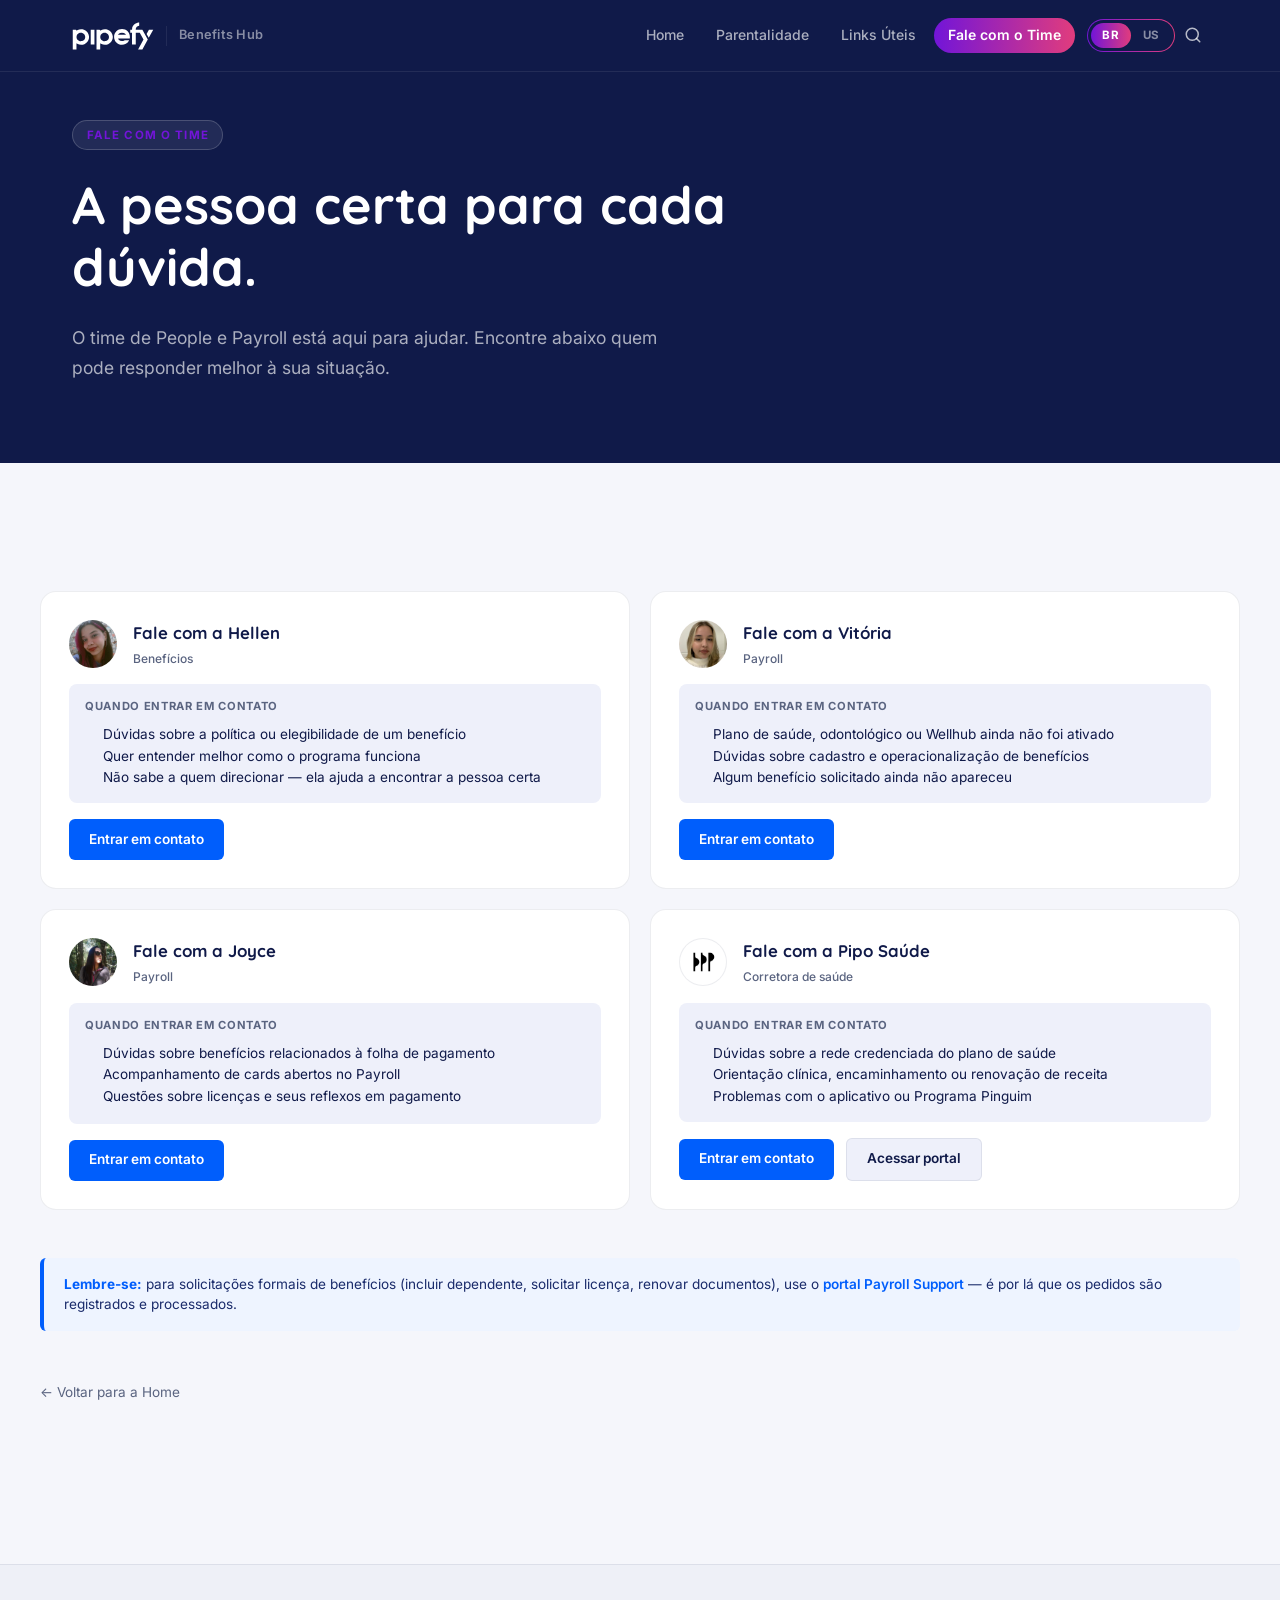
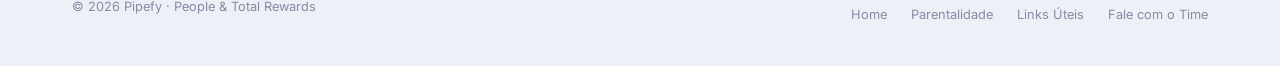
<file: fale-com-o-time.html>
<!DOCTYPE html>
<html lang="pt-BR">
<head>
  <meta charset="UTF-8">
  <meta name="viewport" content="width=device-width, initial-scale=1.0">
  <meta name="description" content="Fale com o Time — Benefits Hub Pipefy">
  <title>Fale com o Time — Benefits Hub Pipefy</title>
  <link rel="preconnect" href="https://fonts.googleapis.com">
  <link rel="preconnect" href="https://fonts.gstatic.com" crossorigin>
  <link href="https://fonts.googleapis.com/css2?family=Inter:wght@300;400;500;600;700&family=Quicksand:wght@500;600;700&display=swap" rel="stylesheet">
  <link rel="stylesheet" href="css/style.css">
  <style>
    .contact-grid {
      display: grid;
      grid-template-columns: repeat(2, 1fr);
      gap: 1.25rem;
      margin-top: var(--space-xl);
    }
    .contact-card {
      background: var(--bg-card);
      border: 1px solid var(--border-subtle);
      border-radius: var(--radius-md);
      padding: 1.75rem;
      display: flex;
      flex-direction: column;
      gap: 1rem;
      transition: border-color var(--transition), box-shadow var(--transition);
    }
    .contact-card:hover {
      border-color: var(--color-primary);
      box-shadow: 0 6px 20px rgba(16,26,73,0.07);
    }
    .contact-card-header { display: flex; align-items: center; gap: 1rem; }
    .contact-avatar {
      width: 48px; height: 48px; border-radius: 50%; flex-shrink: 0;
      background: linear-gradient(135deg, #005EFC, #7215D8);
      display: flex; align-items: center; justify-content: center;
      font-family: var(--font-heading); font-weight: 700; font-size: 1rem; color: #fff;
      overflow: hidden;
    }
    .contact-avatar img { width: 100%; height: 100%; object-fit: cover; display: block; }
    /* Pipo: fundo branco para o logo aparecer */
    .contact-avatar.pipo {
      background: #fff;
      border: 1px solid var(--border-subtle);
      padding: 6px;
    }
    .contact-avatar.pipo img {
      object-fit: contain;
    }
    .contact-name { font-family: var(--font-heading); font-weight: 700; font-size: 1.05rem; color: var(--text-primary); }
    .contact-team { font-size: 0.75rem; color: var(--text-secondary); margin-top: 0.15rem; font-weight: 500; }

    .contact-when {
      background: var(--bg-card-hover);
      border-radius: var(--radius-sm);
      padding: 0.875rem 1rem;
      flex: 1;
    }
    .contact-when-label {
      font-size: 0.7rem; font-weight: 700; text-transform: uppercase;
      letter-spacing: .06em; color: var(--text-secondary); margin-bottom: 0.5rem;
    }
    .contact-when ul { margin: 0; padding-left: 1.1rem; }
    .contact-when ul li { font-size: 0.85rem; color: var(--text-primary); line-height: 1.6; }

    .contact-actions { margin-top: auto; }
    .btn-contact {
      display: inline-flex; align-items: center; gap: 0.4rem;
      background: var(--color-primary); color: #fff;
      padding: 0.6rem 1.25rem; border-radius: 6px;
      font-size: 0.85rem; font-weight: 600; text-decoration: none;
      transition: opacity .2s;
    }
    .btn-contact:hover { opacity: .85; }
    .btn-contact-secondary {
      display: inline-flex; align-items: center; gap: 0.4rem;
      background: var(--bg-card-hover); color: var(--text-primary);
      border: 1px solid var(--border-subtle);
      padding: 0.6rem 1.25rem; border-radius: 6px;
      font-size: 0.85rem; font-weight: 600; text-decoration: none;
      transition: border-color .2s;
      margin-left: 0.5rem;
    }
    .btn-contact-secondary:hover { border-color: var(--color-primary); }

    .hint-box {
      background: #EEF4FF; border-left: 4px solid #005EFC;
      border-radius: 6px; padding: 1rem 1.25rem;
      font-size: 0.85rem; color: #1A2B6B; line-height: 1.5;
      margin-top: var(--space-xl);
    }
    .hint-box strong { color: #005EFC; }

    @media (max-width: 768px) { .contact-grid { grid-template-columns: 1fr; } }
  </style>
</head>
<body>
  <a href="#main-content" class="skip-link">Pular para o conteúdo</a>
  <div id="header-placeholder"></div>

  <main id="main-content">

    <section class="section-dark pilar-hero" aria-labelledby="fale-title">
      <div class="container">
        <span class="pilar-badge">Fale com o Time</span>
        <h1 id="fale-title">A pessoa certa para cada dúvida.</h1>
        <p class="pilar-desc">O time de People e Payroll está aqui para ajudar. Encontre abaixo quem pode responder melhor à sua situação.</p>
      </div>
    </section>

    <div class="container section">

      <div class="contact-grid">

        <!-- HELLEN -->
        <div class="contact-card">
          <div class="contact-card-header">
            <div class="contact-avatar"><img src="assets/fotos/hellen.jpg" alt="Hellen Albuquerque"></div>
            <div>
              <div class="contact-name">Fale com a Hellen</div>
              <div class="contact-team">Benefícios</div>
            </div>
          </div>
          <div class="contact-when">
            <div class="contact-when-label">Quando entrar em contato</div>
            <ul>
              <li>Dúvidas sobre a política ou elegibilidade de um benefício</li>
              <li>Quer entender melhor como o programa funciona</li>
              <li>Não sabe a quem direcionar — ela ajuda a encontrar a pessoa certa</li>
            </ul>
          </div>
          <div class="contact-actions">
            <a class="btn-contact" href="https://pipefy.slack.com/team/U0780G69PUN" target="_blank" rel="noopener">Entrar em contato</a>
          </div>
        </div>

        <!-- VITÓRIA -->
        <div class="contact-card">
          <div class="contact-card-header">
            <div class="contact-avatar"><img src="assets/fotos/vitoria.jpg" alt="Vitória Carvalho"></div>
            <div>
              <div class="contact-name">Fale com a Vitória</div>
              <div class="contact-team">Payroll</div>
            </div>
          </div>
          <div class="contact-when">
            <div class="contact-when-label">Quando entrar em contato</div>
            <ul>
              <li>Plano de saúde, odontológico ou Wellhub ainda não foi ativado</li>
              <li>Dúvidas sobre cadastro e operacionalização de benefícios</li>
              <li>Algum benefício solicitado ainda não apareceu</li>
            </ul>
          </div>
          <div class="contact-actions">
            <a class="btn-contact" href="https://pipefy.slack.com/messages/D09V6A2U1RV" target="_blank" rel="noopener">Entrar em contato</a>
          </div>
        </div>

        <!-- JOYCE -->
        <div class="contact-card">
          <div class="contact-card-header">
            <div class="contact-avatar"><img src="assets/fotos/joyce.jpg" alt="Joyce Oliveira"></div>
            <div>
              <div class="contact-name">Fale com a Joyce</div>
              <div class="contact-team">Payroll</div>
            </div>
          </div>
          <div class="contact-when">
            <div class="contact-when-label">Quando entrar em contato</div>
            <ul>
              <li>Dúvidas sobre benefícios relacionados à folha de pagamento</li>
              <li>Acompanhamento de cards abertos no Payroll</li>
              <li>Questões sobre licenças e seus reflexos em pagamento</li>
            </ul>
          </div>
          <div class="contact-actions">
            <a class="btn-contact" href="https://pipefy.slack.com/messages/D078HGSJ1S6" target="_blank" rel="noopener">Entrar em contato</a>
          </div>
        </div>

        <!-- PIPO -->
        <div class="contact-card">
          <div class="contact-card-header">
            <div class="contact-avatar pipo">
              <img src="assets/logos/pipo.jpg" alt="Pipo Saúde">
            </div>
            <div>
              <div class="contact-name">Fale com a Pipo Saúde</div>
              <div class="contact-team">Corretora de saúde</div>
            </div>
          </div>
          <div class="contact-when">
            <div class="contact-when-label">Quando entrar em contato</div>
            <ul>
              <li>Dúvidas sobre a rede credenciada do plano de saúde</li>
              <li>Orientação clínica, encaminhamento ou renovação de receita</li>
              <li>Problemas com o aplicativo ou Programa Pinguim</li>
            </ul>
          </div>
          <div class="contact-actions">
            <a class="btn-contact" href="https://wa.me/5511942021122" target="_blank" rel="noopener">Entrar em contato</a>
            <a class="btn-contact-secondary" href="https://membro.piposaude.com.br" target="_blank" rel="noopener">Acessar portal</a>
          </div>
        </div>

      </div>

      <div class="hint-box">
        <strong>Lembre-se:</strong> para solicitações formais de benefícios (incluir dependente, solicitar licença, renovar documentos), use o <a href="https://app.pipefy.com/organizations/28/interfaces/328df11f-2476-4de1-8bd9-bf581507f072/pages/674504c4-b009-4bd4-9773-a62fe9efbc1a" target="_blank" rel="noopener" style="color:#005EFC;font-weight:600">portal Payroll Support</a> — é por lá que os pedidos são registrados e processados.
      </div>

      <div style="margin-top:var(--space-xl)">
        <a href="index.html" style="color:var(--text-secondary);font-size:.85rem;text-decoration:none">← Voltar para a Home</a>
      </div>

    </div>
  </main>

  <div id="footer-placeholder"></div>
  <script>const BASE = './';</script>
  <script src="js/components.js"></script>
</body>
</html>
</file>
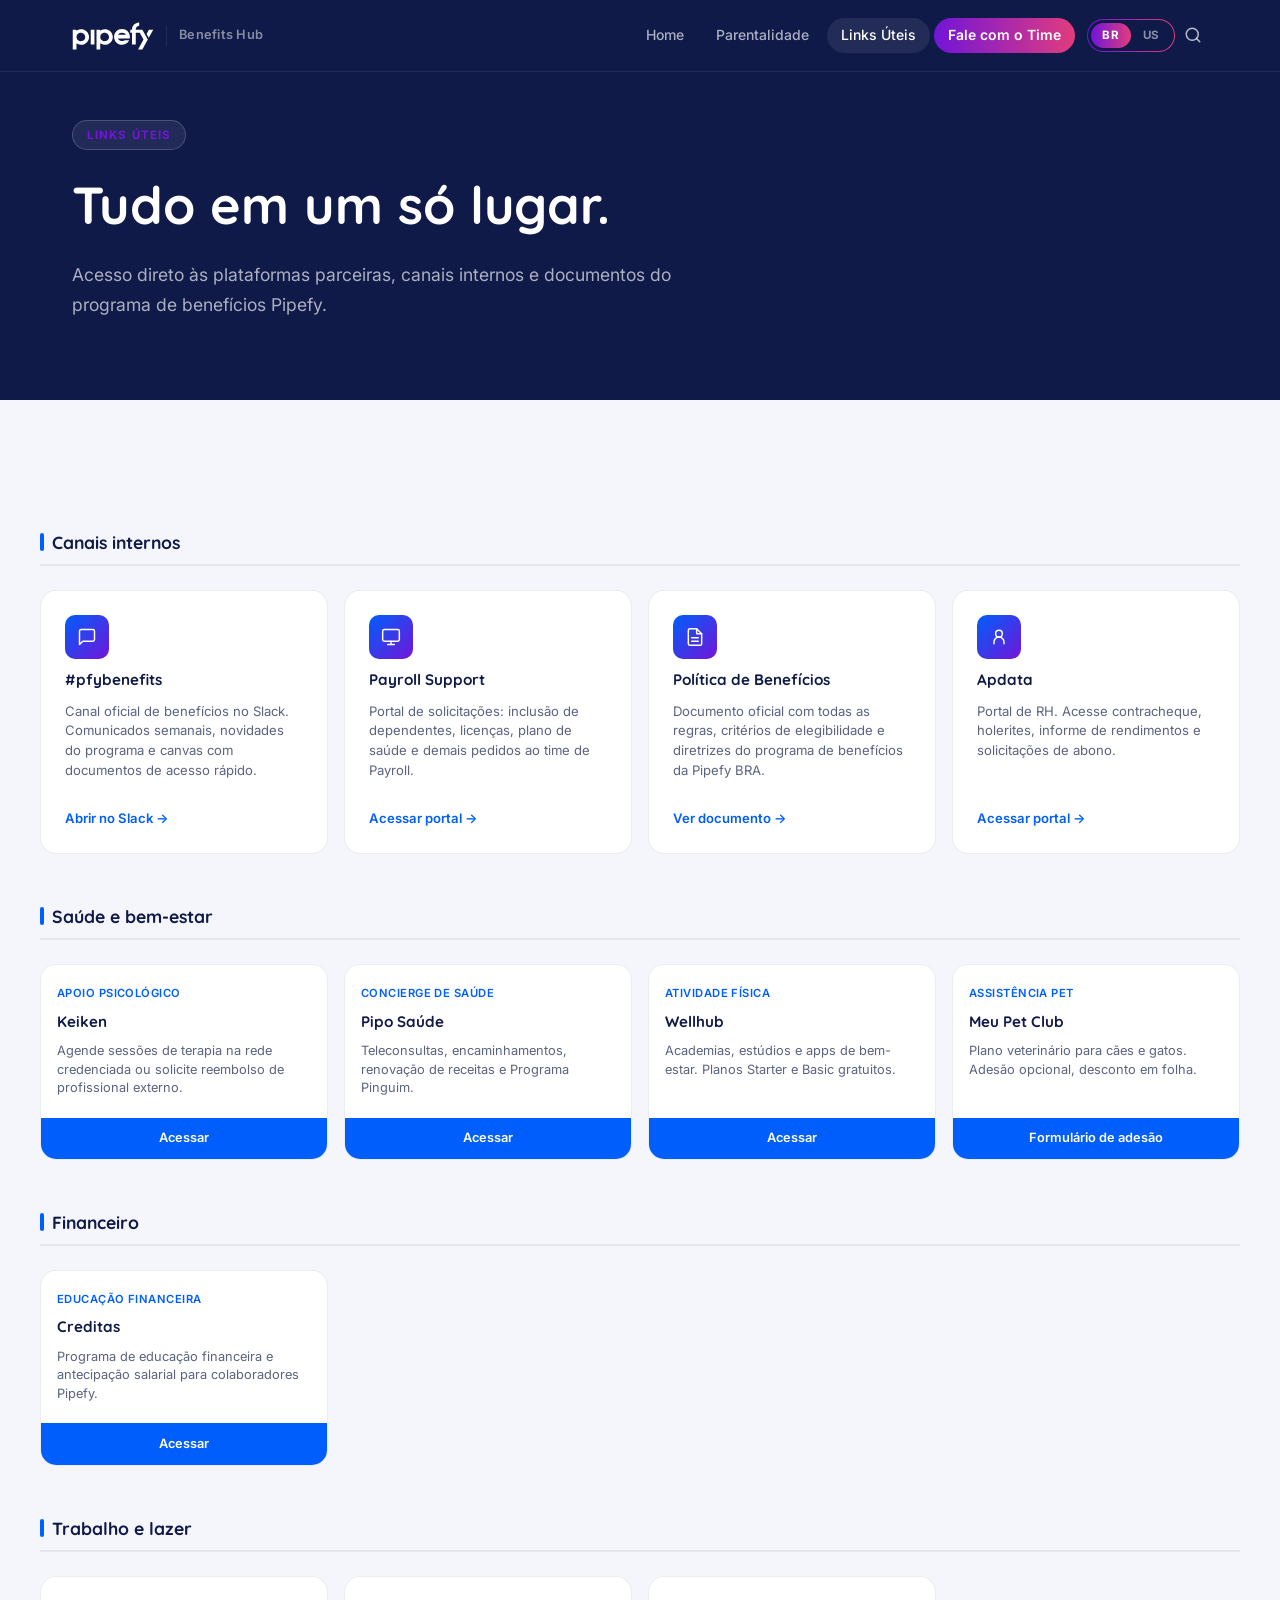
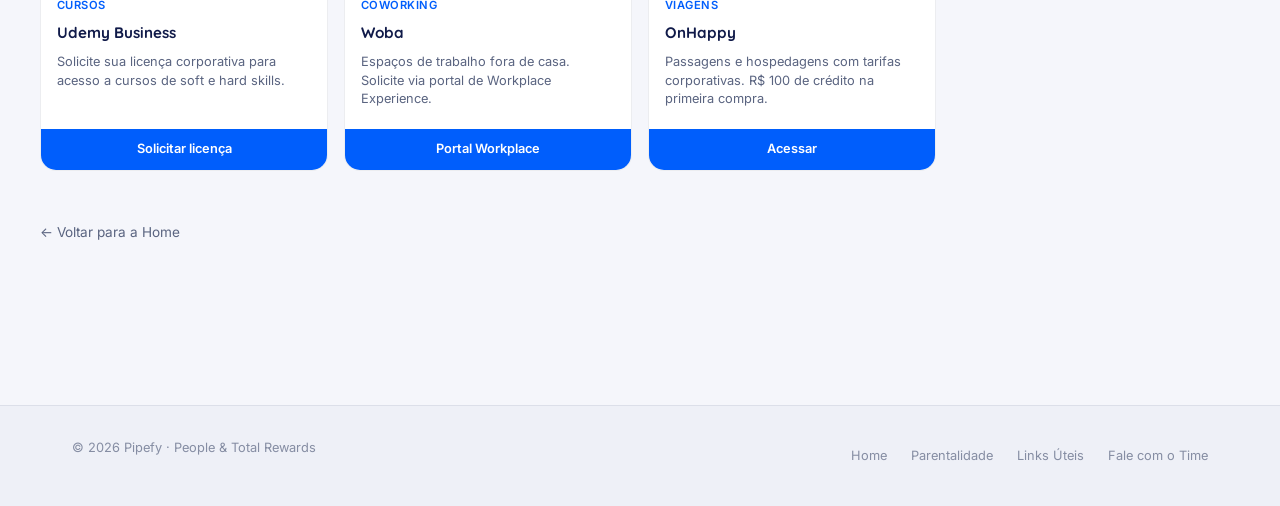
<file: links-uteis.html>
<!DOCTYPE html>
<html lang="pt-BR">
<head>
  <meta charset="UTF-8">
  <meta name="viewport" content="width=device-width, initial-scale=1.0">
  <meta name="description" content="Links Úteis — Benefits Hub Pipefy">
  <title>Links Úteis — Benefits Hub Pipefy</title>
  <link rel="preconnect" href="https://fonts.googleapis.com">
  <link rel="preconnect" href="https://fonts.gstatic.com" crossorigin>
  <link href="https://fonts.googleapis.com/css2?family=Inter:wght@300;400;500;600;700&family=Quicksand:wght@500;600;700&display=swap" rel="stylesheet">
  <link rel="stylesheet" href="css/style.css">
  <style>
    .links-category { margin-top: var(--space-xl); }
    .links-category-title {
      font-family: var(--font-heading); font-size: 1.1rem; font-weight: 700;
      color: var(--text-primary); margin-bottom: var(--space-md);
      padding-bottom: 0.5rem; border-bottom: 2px solid var(--border-subtle);
      display: flex; align-items: center; gap: 0.5rem;
    }
    .links-category-title::before {
      content: ''; width: 4px; height: 18px;
      background: var(--color-primary); border-radius: 2px;
    }

    .platform-grid { display: grid; grid-template-columns: repeat(4, 1fr); gap: 1rem; }

    .platform-card {
      border: 1px solid var(--border-subtle); border-radius: var(--radius-md);
      overflow: hidden; display: flex; flex-direction: column;
      background: var(--bg-card); text-decoration: none;
      transition: transform var(--transition), box-shadow var(--transition), border-color var(--transition);
    }
    .platform-card:hover { transform: translateY(-3px); box-shadow: 0 8px 24px rgba(16,26,73,0.1); border-color: var(--color-primary); }

    .platform-info { padding: 1.25rem 1rem; flex: 1; display: flex; flex-direction: column; gap: 0.4rem; }
    .platform-name { font-family: var(--font-heading); font-weight: 700; font-size: 0.95rem; color: var(--text-primary); }
    .platform-tag { font-size: 0.7rem; font-weight: 600; color: var(--color-primary); text-transform: uppercase; letter-spacing: .04em; }
    .platform-desc { font-size: 0.8rem; color: var(--text-secondary); line-height: 1.45; flex: 1; margin-top: 0.1rem; }
    .platform-cta {
      display: block; text-align: center; padding: 0.65rem;
      background: var(--color-primary); color: #fff;
      font-size: 0.8rem; font-weight: 600;
      transition: opacity .2s;
    }
    .platform-card:hover .platform-cta { opacity: .85; }

    /* Canais internos */
    .internal-grid { display: grid; grid-template-columns: repeat(4, 1fr); gap: 1rem; }
    .internal-card {
      border: 1px solid var(--border-subtle); border-radius: var(--radius-md);
      padding: 1.5rem; background: var(--bg-card);
      display: flex; flex-direction: column; gap: 0.75rem;
      transition: border-color var(--transition);
    }
    .internal-card:hover { border-color: var(--color-primary); }
    .internal-card-icon {
      width: 44px; height: 44px; border-radius: 10px;
      background: linear-gradient(135deg, #005EFC, #7215D8);
      display: flex; align-items: center; justify-content: center; flex-shrink: 0;
    }
    .internal-card-icon svg { width: 20px; height: 20px; stroke: #fff; fill: none; stroke-width: 1.75; stroke-linecap: round; stroke-linejoin: round; }
    .internal-card h3 { font-family: var(--font-heading); font-weight: 700; font-size: 0.95rem; color: var(--text-primary); }
    .internal-card p { font-size: 0.82rem; color: var(--text-secondary); line-height: 1.5; flex: 1; }
    .internal-card a { display: inline-flex; align-items: center; gap: 0.3rem; font-size: 0.82rem; font-weight: 600; color: var(--color-primary); text-decoration: none; }
    .internal-card a:hover { text-decoration: underline; }

    @media (max-width: 1024px) { .platform-grid { grid-template-columns: repeat(3, 1fr); } }
    @media (max-width: 768px) { .platform-grid { grid-template-columns: repeat(2, 1fr); } .internal-grid { grid-template-columns: repeat(2, 1fr); } }
    @media (max-width: 480px) { .platform-grid { grid-template-columns: 1fr; } }
  </style>
</head>
<body>
  <a href="#main-content" class="skip-link">Pular para o conteúdo</a>
  <div id="header-placeholder"></div>

  <main id="main-content">

    <section class="section-dark pilar-hero" aria-labelledby="links-title">
      <div class="container">
        <span class="pilar-badge">Links Úteis</span>
        <h1 id="links-title">Tudo em um só lugar.</h1>
        <p class="pilar-desc">Acesso direto às plataformas parceiras, canais internos e documentos do programa de benefícios Pipefy.</p>
      </div>
    </section>

    <div class="container section">

      <!-- CANAIS INTERNOS -->
      <div class="links-category">
        <div class="links-category-title">Canais internos</div>
        <div class="internal-grid">

          <div class="internal-card">
            <div class="internal-card-icon">
              <svg viewBox="0 0 24 24"><path d="M21 15a2 2 0 0 1-2 2H7l-4 4V5a2 2 0 0 1 2-2h14a2 2 0 0 1 2 2z"/></svg>
            </div>
            <h3>#pfybenefits</h3>
            <p>Canal oficial de benefícios no Slack. Comunicados semanais, novidades do programa e canvas com documentos de acesso rápido.</p>
            <a href="https://pipefy.slack.com/archives/C05MA32E96F" target="_blank" rel="noopener">Abrir no Slack →</a>
          </div>

          <div class="internal-card">
            <div class="internal-card-icon">
              <svg viewBox="0 0 24 24"><rect x="2" y="3" width="20" height="14" rx="2"/><path d="M8 21h8M12 17v4"/></svg>
            </div>
            <h3>Payroll Support</h3>
            <p>Portal de solicitações: inclusão de dependentes, licenças, plano de saúde e demais pedidos ao time de Payroll.</p>
            <a href="https://app.pipefy.com/organizations/28/interfaces/328df11f-2476-4de1-8bd9-bf581507f072/pages/674504c4-b009-4bd4-9773-a62fe9efbc1a" target="_blank" rel="noopener">Acessar portal →</a>
          </div>

          <div class="internal-card">
            <div class="internal-card-icon">
              <svg viewBox="0 0 24 24"><path d="M14 2H6a2 2 0 0 0-2 2v16a2 2 0 0 0 2 2h12a2 2 0 0 0 2-2V8z"/><polyline points="14 2 14 8 20 8"/><line x1="16" y1="13" x2="8" y2="13"/><line x1="16" y1="17" x2="8" y2="17"/></svg>
            </div>
            <h3>Política de Benefícios</h3>
            <p>Documento oficial com todas as regras, critérios de elegibilidade e diretrizes do programa de benefícios da Pipefy BRA.</p>
            <a href="https://drive.google.com/file/d/1Kc6mnJ9C0quz7SXYCIelL45xeO8h7eSX/view?usp=sharing" target="_blank" rel="noopener">Ver documento →</a>
          </div>

          <div class="internal-card">
            <div class="internal-card-icon">
              <svg viewBox="0 0 24 24"><circle cx="12" cy="8" r="4"/><path d="M6 20v-2a6 6 0 0 1 12 0v2"/></svg>
            </div>
            <h3>Apdata</h3>
            <p>Portal de RH. Acesse contracheque, holerites, informe de rendimentos e solicitações de abono.</p>
            <a href="https://cliente.apdata.com.br/pipefy/index.html" target="_blank" rel="noopener">Acessar portal →</a>
          </div>

        </div>
      </div>

      <!-- SAÚDE E BEM-ESTAR -->
      <div class="links-category">
        <div class="links-category-title">Saúde e bem-estar</div>
        <div class="platform-grid">

          <a class="platform-card" href="https://www.keiken.app/" target="_blank" rel="noopener">
            <div class="platform-info">
              <div class="platform-tag">Apoio psicológico</div>
              <div class="platform-name">Keiken</div>
              <div class="platform-desc">Agende sessões de terapia na rede credenciada ou solicite reembolso de profissional externo.</div>
            </div>
            <span class="platform-cta">Acessar</span>
          </a>

          <a class="platform-card" href="https://membro.piposaude.com.br" target="_blank" rel="noopener">
            <div class="platform-info">
              <div class="platform-tag">Concierge de saúde</div>
              <div class="platform-name">Pipo Saúde</div>
              <div class="platform-desc">Teleconsultas, encaminhamentos, renovação de receitas e Programa Pinguim.</div>
            </div>
            <span class="platform-cta">Acessar</span>
          </a>

          <a class="platform-card" href="https://wellhub.com/pt-br/" target="_blank" rel="noopener">
            <div class="platform-info">
              <div class="platform-tag">Atividade física</div>
              <div class="platform-name">Wellhub</div>
              <div class="platform-desc">Academias, estúdios e apps de bem-estar. Planos Starter e Basic gratuitos.</div>
            </div>
            <span class="platform-cta">Acessar</span>
          </a>

          <a class="platform-card" href="https://form.typeform.com/to/MWgYK1CU" target="_blank" rel="noopener">
            <div class="platform-info">
              <div class="platform-tag">Assistência pet</div>
              <div class="platform-name">Meu Pet Club</div>
              <div class="platform-desc">Plano veterinário para cães e gatos. Adesão opcional, desconto em folha.</div>
            </div>
            <span class="platform-cta">Formulário de adesão</span>
          </a>

        </div>
      </div>

      <!-- FINANCEIRO -->
      <div class="links-category">
        <div class="links-category-title">Financeiro</div>
        <div class="platform-grid">

          <a class="platform-card" href="https://www.creditas.com/programa-educacao-financeira?utm_source=farming&utm_medium=rh&utm_campaign=f-edufin" target="_blank" rel="noopener">
            <div class="platform-info">
              <div class="platform-tag">Educação financeira</div>
              <div class="platform-name">Creditas</div>
              <div class="platform-desc">Programa de educação financeira e antecipação salarial para colaboradores Pipefy.</div>
            </div>
            <span class="platform-cta">Acessar</span>
          </a>


        </div>
      </div>

      <!-- TRABALHO E LAZER -->
      <div class="links-category">
        <div class="links-category-title">Trabalho e lazer</div>
        <div class="platform-grid">

          <a class="platform-card" href="https://app.pipefy.com/public/form/iW8MbKGw" target="_blank" rel="noopener">
            <div class="platform-info">
              <div class="platform-tag">Cursos</div>
              <div class="platform-name">Udemy Business</div>
              <div class="platform-desc">Solicite sua licença corporativa para acesso a cursos de soft e hard skills.</div>
            </div>
            <span class="platform-cta">Solicitar licença</span>
          </a>

          <a class="platform-card" href="https://app.pipefy.com/organizations/28/interfaces/e94f94de-bcbf-4ce8-9828-1e408a787ae2/pages/6b73af75-25a7-46d5-897a-4ba22c251a88" target="_blank" rel="noopener">
            <div class="platform-info">
              <div class="platform-tag">Coworking</div>
              <div class="platform-name">Woba</div>
              <div class="platform-desc">Espaços de trabalho fora de casa. Solicite via portal de Workplace Experience.</div>
            </div>
            <span class="platform-cta">Portal Workplace</span>
          </a>

          <a class="platform-card" href="https://app.onhappy.com.br/start" target="_blank" rel="noopener">
            <div class="platform-info">
              <div class="platform-tag">Viagens</div>
              <div class="platform-name">OnHappy</div>
              <div class="platform-desc">Passagens e hospedagens com tarifas corporativas. R$ 100 de crédito na primeira compra.</div>
            </div>
            <span class="platform-cta">Acessar</span>
          </a>

        </div>
      </div>

      <div style="margin-top:var(--space-xl)">
        <a href="index.html" style="color:var(--text-secondary);font-size:.85rem;text-decoration:none">← Voltar para a Home</a>
      </div>

    </div>
  </main>

  <div id="footer-placeholder"></div>
  <script>const BASE = './';</script>
  <script src="js/components.js"></script>
</body>
</html>
</file>
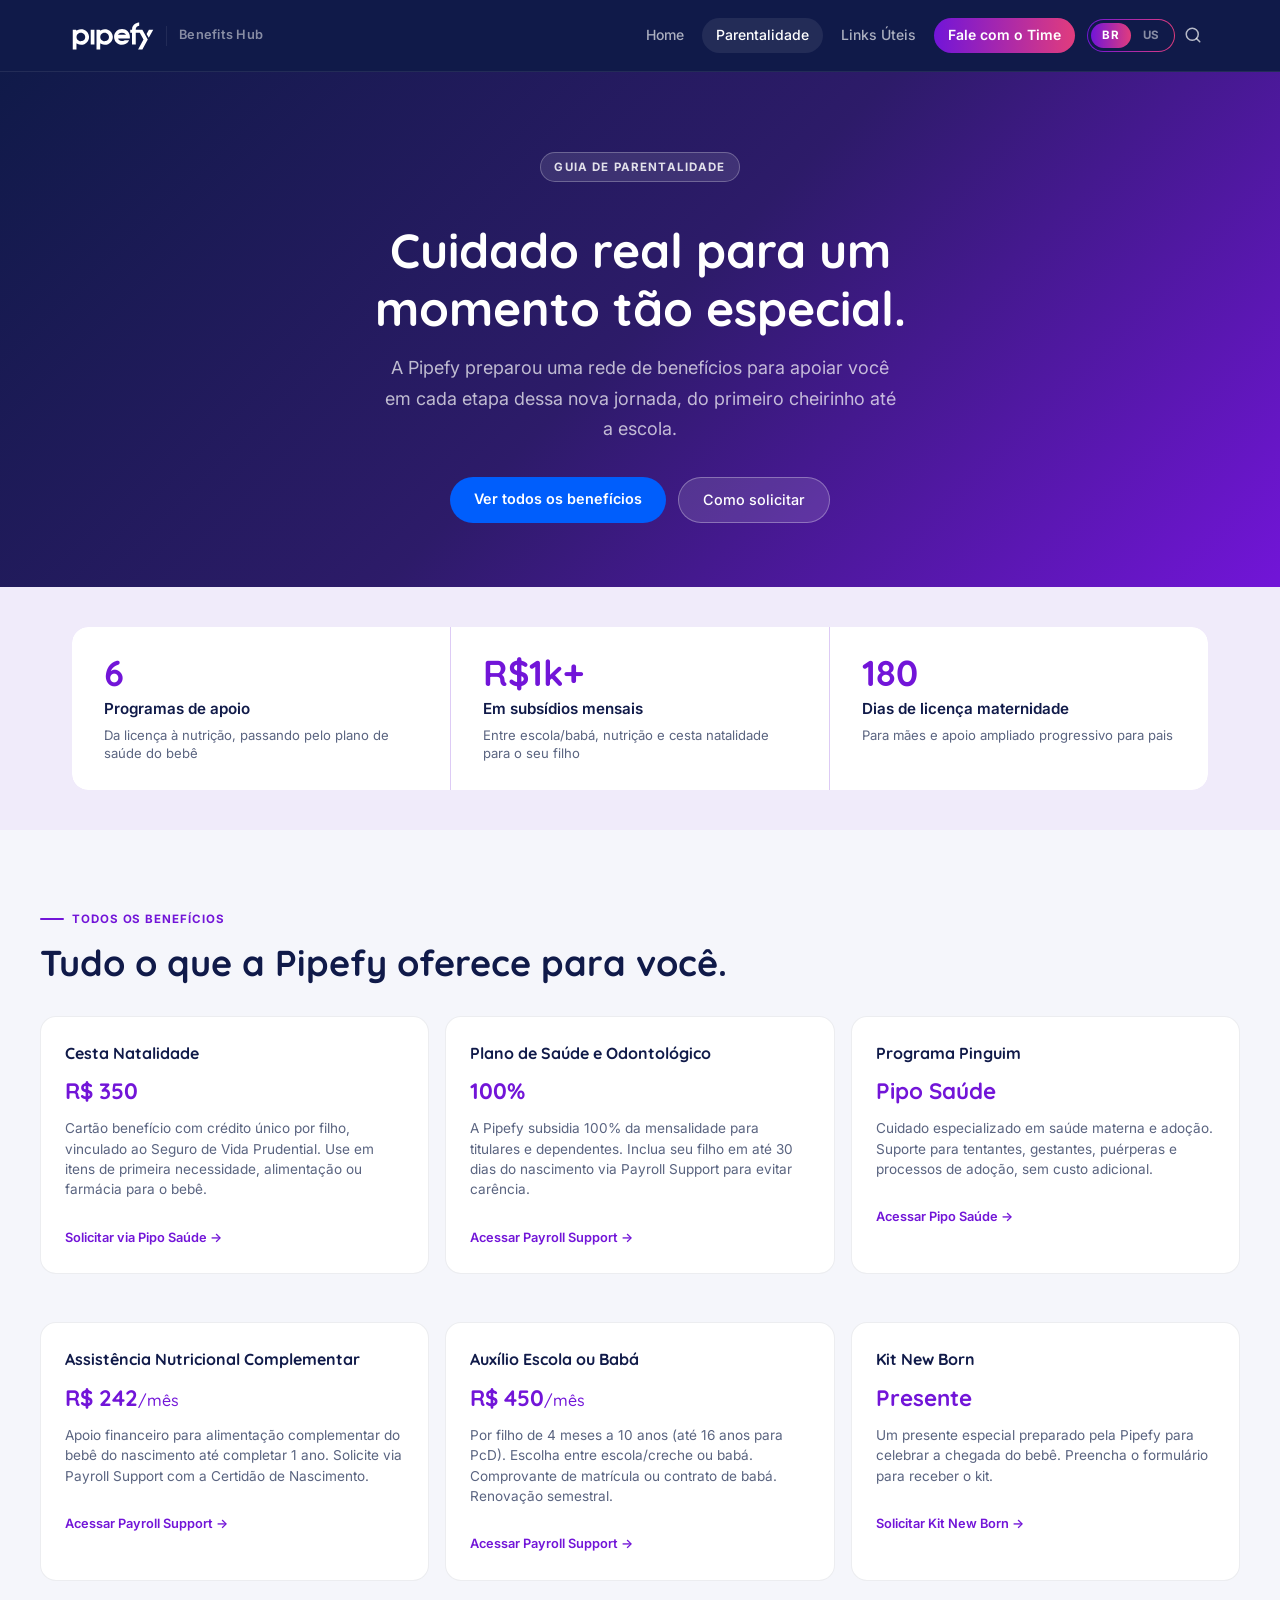
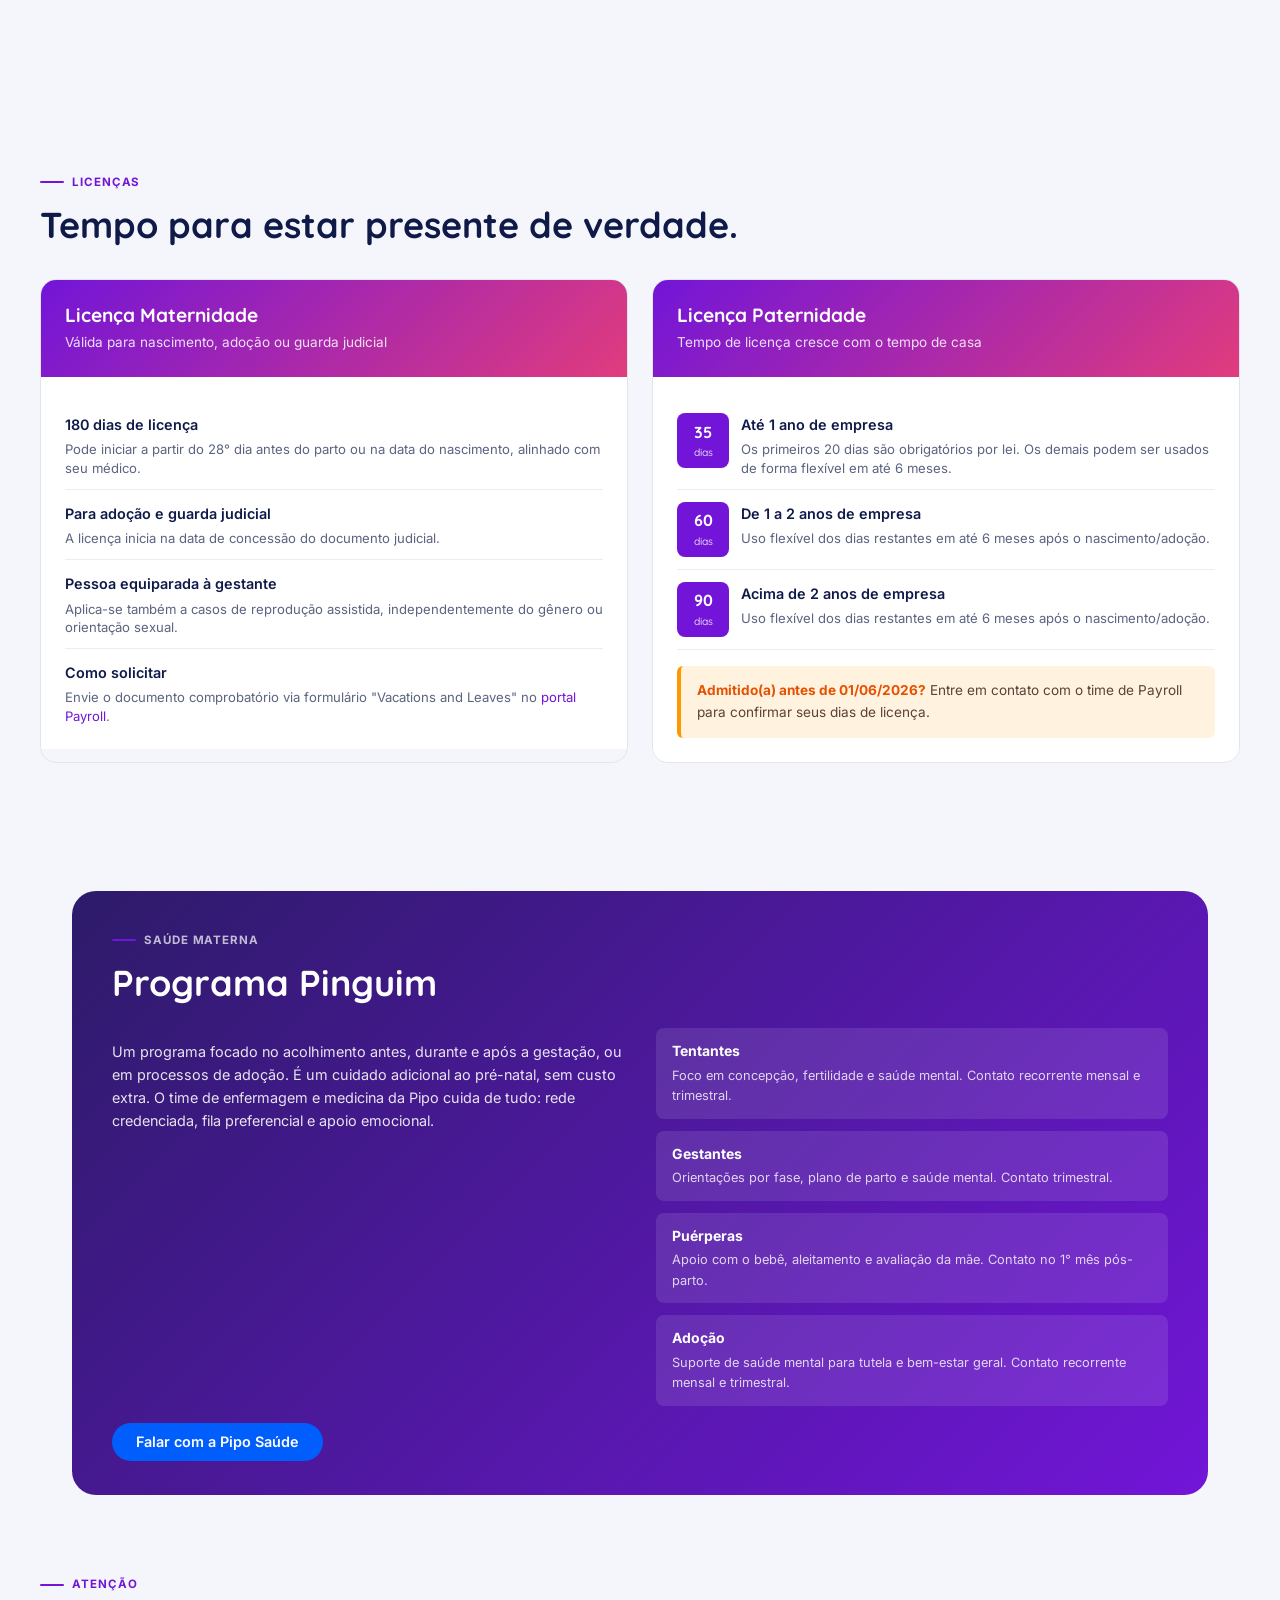
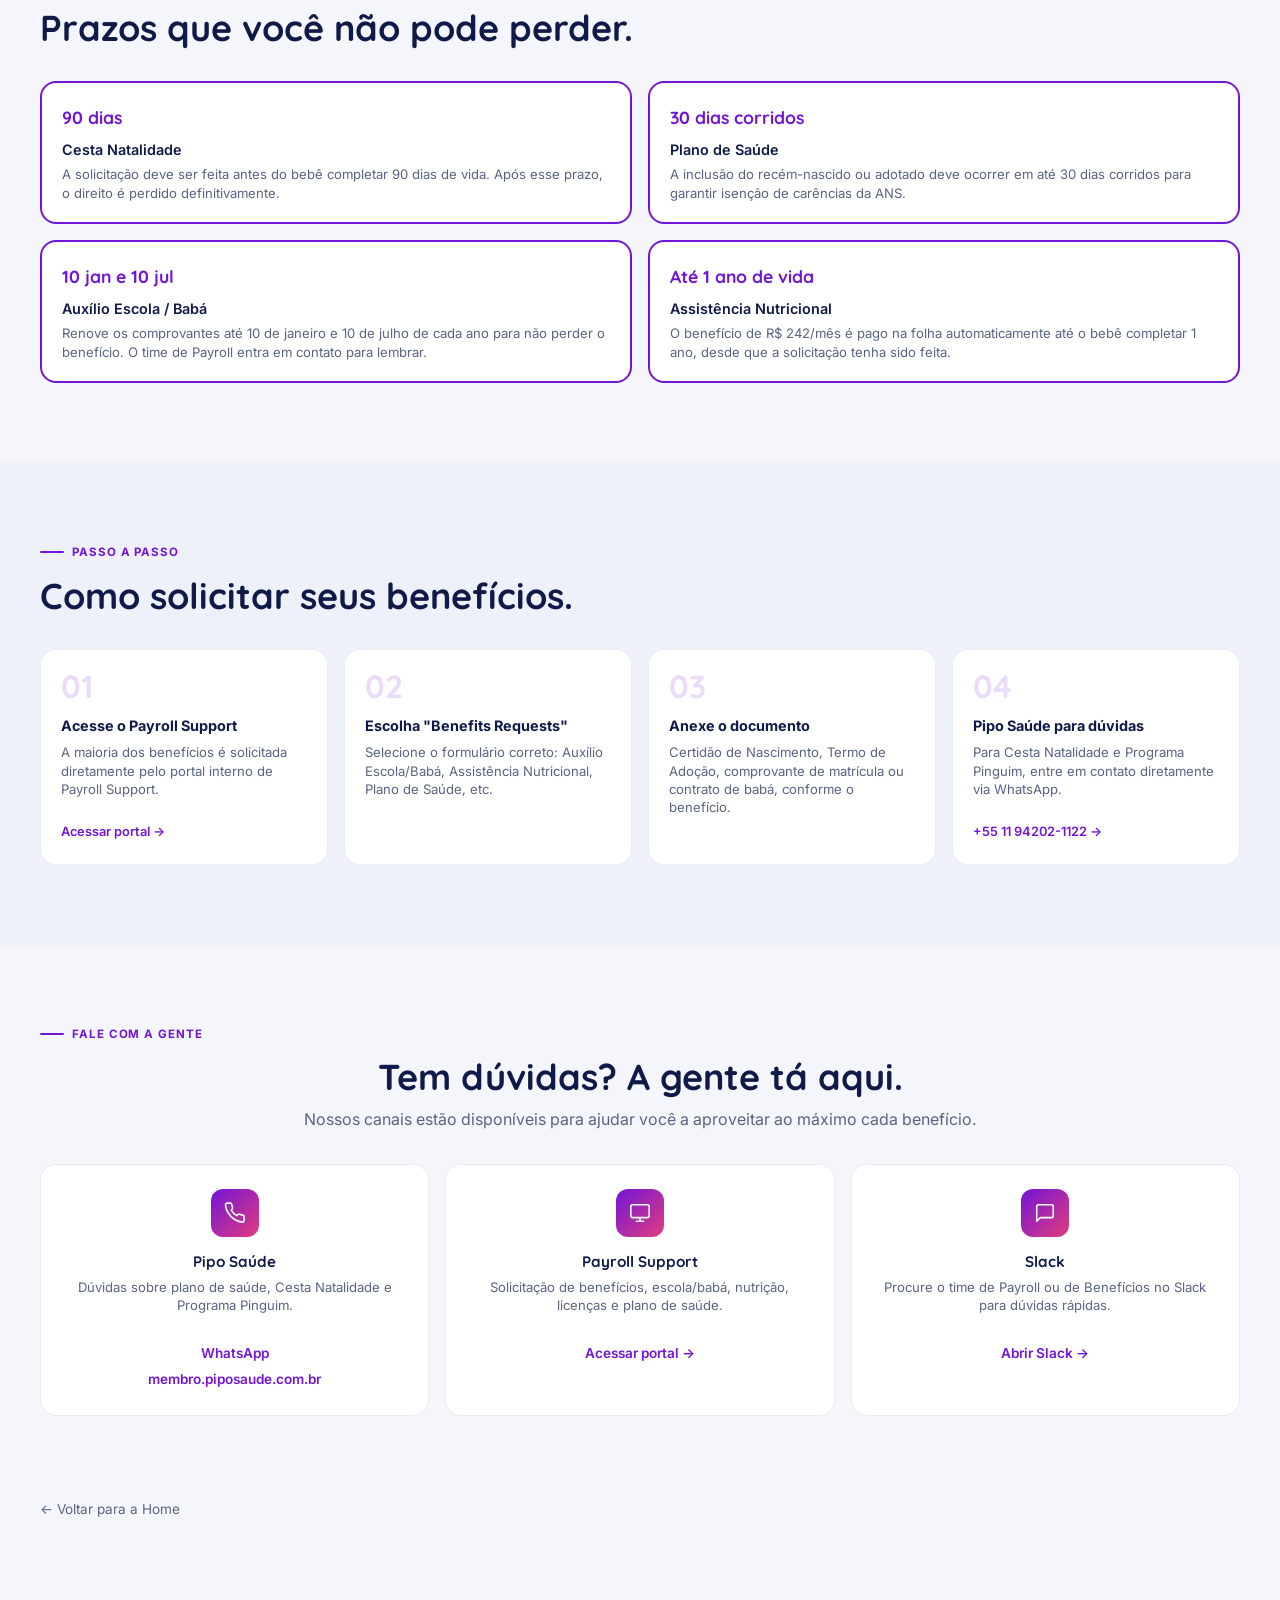
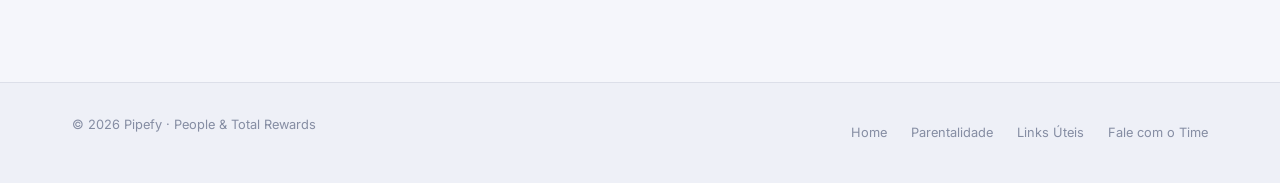
<file: parentalidade.html>
<!DOCTYPE html>
<html lang="pt-BR">
<head>
  <meta charset="UTF-8">
  <meta name="viewport" content="width=device-width, initial-scale=1.0">
  <meta name="description" content="Guia de Parentalidade — Benefits Hub Pipefy">
  <title>Guia de Parentalidade — Benefits Hub Pipefy</title>
  <link rel="preconnect" href="https://fonts.googleapis.com">
  <link rel="preconnect" href="https://fonts.gstatic.com" crossorigin>
  <link href="https://fonts.googleapis.com/css2?family=Inter:wght@300;400;500;600;700&family=Quicksand:wght@500;600;700&display=swap" rel="stylesheet">
  <link rel="stylesheet" href="css/style.css">
  <style>
    :root { --accent: #7215D8; --accent-2: #E13C7D; }

    .parent-hero {
      background: linear-gradient(135deg, #101A49 0%, #2D1B69 50%, #7215D8 100%);
      padding: 5rem 0 4rem;
      text-align: center;
    }
    .parent-hero h1 { font-size: clamp(2rem, 5vw, 3rem); max-width: 640px; margin: 1rem auto 0; color: #fff; }
    .parent-hero .pilar-badge { color: rgba(255,255,255,0.85); border-color: rgba(255,255,255,0.25); background: rgba(255,255,255,0.1); }
    .parent-hero .hero-subtitle { max-width: 520px; margin: 1rem auto 0; color: rgba(255,255,255,0.75); }
    .parent-hero-btns { display: flex; gap: 0.75rem; justify-content: center; margin-top: 2rem; flex-wrap: wrap; }
    .btn-primary { background: #005EFC; color: #fff; padding: 0.65rem 1.5rem; border-radius: 24px; font-weight: 600; font-size: 0.9rem; text-decoration: none; transition: opacity .2s; }
    .btn-primary:hover { opacity: .85; }
    .btn-ghost { background: rgba(255,255,255,.12); color: #fff; border: 1px solid rgba(255,255,255,.3); padding: 0.65rem 1.5rem; border-radius: 24px; font-weight: 500; font-size: 0.9rem; text-decoration: none; transition: background .2s; }
    .btn-ghost:hover { background: rgba(255,255,255,.2); }

    .parent-stats { background: #F0EBFA; padding: 2.5rem 0; }
    .parent-stats-grid { display: grid; grid-template-columns: repeat(3,1fr); gap: 1px; background: rgba(114,21,216,.15); border-radius: var(--radius-md); overflow: hidden; }
    .parent-stat { background: #fff; padding: 1.75rem 2rem; }
    .parent-stat-val { font-family: var(--font-heading); font-size: 2.25rem; font-weight: 700; color: var(--accent); line-height: 1; }
    .parent-stat-label { font-weight: 600; color: var(--text-primary); margin-top: 0.4rem; font-size: 0.95rem; }
    .parent-stat-detail { color: var(--text-secondary); font-size: 0.82rem; margin-top: 0.25rem; line-height: 1.4; }

    .section-tag { font-size: 0.72rem; font-weight: 700; text-transform: uppercase; letter-spacing: .08em; color: var(--accent); display: flex; align-items: center; gap: 0.5rem; margin-bottom: 0.75rem; }
    .section-tag::before { content: ''; width: 24px; height: 2px; background: var(--accent); border-radius: 1px; }

    .benefit-cards { display: grid; grid-template-columns: repeat(3,1fr); gap: 1rem; margin-top: var(--space-lg); }
    .benefit-card { background: var(--bg-card); border: 1px solid var(--border-subtle); border-radius: var(--radius-md); padding: 1.5rem; }
    .benefit-card-title { font-family: var(--font-heading); font-weight: 700; font-size: 1rem; color: var(--text-primary); margin-bottom: 0.5rem; }
    .benefit-card-val { font-size: 1.4rem; font-weight: 700; color: var(--accent); font-family: var(--font-heading); margin-bottom: 0.5rem; }
    .benefit-card p { font-size: 0.85rem; color: var(--text-secondary); line-height: 1.5; }
    .benefit-card-link { display: inline-block; margin-top: 0.75rem; font-size: 0.8rem; font-weight: 600; color: var(--accent); text-decoration: none; }
    .benefit-card-link:hover { text-decoration: underline; }

    .licencas-grid { display: grid; grid-template-columns: 1fr 1fr; gap: 1.5rem; margin-top: var(--space-lg); }
    .licenca-card { border: 1px solid var(--border-subtle); border-radius: var(--radius-md); overflow: hidden; }
    .licenca-card-header { background: linear-gradient(135deg, var(--accent), var(--accent-2)); padding: 1.5rem; color: #fff; }
    .licenca-card-header h3 { font-family: var(--font-heading); font-size: 1.2rem; font-weight: 700; }
    .licenca-card-header p { font-size: 0.85rem; opacity: 0.85; margin-top: 0.3rem; }
    .licenca-card-body { padding: 1.5rem; background: var(--bg-card); }
    .licenca-item { padding: 0.75rem 0; border-bottom: 1px solid var(--border-subtle); }
    .licenca-item:last-child { border-bottom: none; padding-bottom: 0; }
    .licenca-item-title { font-weight: 600; font-size: 0.9rem; color: var(--text-primary); }
    .licenca-item-desc { font-size: 0.82rem; color: var(--text-secondary); margin-top: 0.25rem; line-height: 1.4; }
    .pat-row { display: flex; align-items: flex-start; gap: 0.75rem; padding: 0.75rem 0; border-bottom: 1px solid var(--border-subtle); }
    .pat-row:last-child { border-bottom: none; padding-bottom: 0; }
    .pat-badge { background: var(--accent); color: #fff; font-family: var(--font-heading); font-weight: 700; font-size: 1rem; padding: 0.4rem 0.6rem; border-radius: 8px; min-width: 52px; text-align: center; flex-shrink: 0; }
    .pat-badge span { display: block; font-size: 0.65rem; font-weight: 500; opacity: .8; }

    .pinguim-section { background: linear-gradient(135deg, #2D1B69, #7215D8); color: #fff; border-radius: var(--radius-lg); padding: 2.5rem; margin-top: var(--space-xl); }
    .pinguim-grid { display: grid; grid-template-columns: 1fr 1fr; gap: 2rem; margin-top: 1.5rem; align-items: start; }
    .pinguim-desc { font-size: 0.9rem; line-height: 1.6; opacity: .88; margin-top: 0.75rem; }
    .pinguim-phases { display: flex; flex-direction: column; gap: 0.75rem; }
    .pinguim-phase { background: rgba(255,255,255,.1); border-radius: 8px; padding: 0.75rem 1rem; }
    .pinguim-phase-title { font-weight: 700; font-size: 0.875rem; }
    .pinguim-phase-desc { font-size: 0.8rem; opacity: .8; margin-top: 0.2rem; }

    .prazos-grid { display: grid; grid-template-columns: repeat(2,1fr); gap: 1rem; margin-top: var(--space-lg); }
    .prazo-card { border: 2px solid var(--accent); border-radius: var(--radius-md); padding: 1.25rem; background: var(--bg-card); }
    .prazo-card-deadline { font-family: var(--font-heading); font-weight: 700; font-size: 1.1rem; color: var(--accent); margin-bottom: 0.4rem; }
    .prazo-card-title { font-weight: 600; font-size: 0.9rem; color: var(--text-primary); }
    .prazo-card-desc { font-size: 0.82rem; color: var(--text-secondary); margin-top: 0.3rem; line-height: 1.4; }

    .steps-grid { display: grid; grid-template-columns: repeat(4,1fr); gap: 1rem; margin-top: var(--space-lg); }
    .step { background: var(--bg-card); border: 1px solid var(--border-subtle); border-radius: var(--radius-md); padding: 1.25rem; }
    .step-num { font-family: var(--font-heading); font-size: 2rem; font-weight: 700; color: rgba(114,21,216,.15); line-height: 1; margin-bottom: 0.75rem; }
    .step-title { font-weight: 700; font-size: 0.9rem; color: var(--text-primary); margin-bottom: 0.4rem; }
    .step p { font-size: 0.82rem; color: var(--text-secondary); line-height: 1.4; }

    .contact-grid { display: grid; grid-template-columns: repeat(3,1fr); gap: 1rem; margin-top: var(--space-lg); }
    .contact-card { background: var(--bg-card); border: 1px solid var(--border-subtle); border-radius: var(--radius-md); padding: 1.5rem; text-align: center; }
    .contact-card-icon { width: 48px; height: 48px; border-radius: 12px; background: linear-gradient(135deg, var(--accent), var(--accent-2)); display: flex; align-items: center; justify-content: center; margin: 0 auto 1rem; }
    .contact-card-icon svg { width: 22px; height: 22px; stroke: #fff; fill: none; stroke-width: 1.75; stroke-linecap: round; stroke-linejoin: round; }
    .contact-card h3 { font-family: var(--font-heading); font-weight: 700; font-size: 0.95rem; color: var(--text-primary); margin-bottom: 0.4rem; }
    .contact-card p { font-size: 0.82rem; color: var(--text-secondary); line-height: 1.4; }
    .contact-card a { display: inline-block; margin-top: 0.75rem; font-size: 0.85rem; font-weight: 600; color: var(--accent); text-decoration: none; }
    .contact-card a:hover { text-decoration: underline; }
    .alert-box { background: #FFF3E0; border-left: 4px solid #FF9800; border-radius: 6px; padding: 0.875rem 1rem; font-size: 0.85rem; color: #5D4037; margin-top: var(--space-md); }
    .alert-box strong { color: #E65100; }

    @media (max-width: 900px) {
      .parent-stats-grid { grid-template-columns: 1fr; }
      .benefit-cards { grid-template-columns: repeat(2,1fr); }
      .licencas-grid { grid-template-columns: 1fr; }
      .pinguim-grid { grid-template-columns: 1fr; }
      .prazos-grid { grid-template-columns: 1fr; }
      .steps-grid { grid-template-columns: repeat(2,1fr); }
      .contact-grid { grid-template-columns: 1fr; }
    }
    @media (max-width: 600px) {
      .benefit-cards { grid-template-columns: 1fr; }
      .steps-grid { grid-template-columns: 1fr; }
    }
  </style>
</head>
<body>
  <a href="#main-content" class="skip-link">Pular para o conteúdo</a>
  <div id="header-placeholder"></div>

  <main id="main-content">

    <section class="parent-hero" aria-labelledby="parent-title">
      <div class="container">
        <span class="pilar-badge">Guia de Parentalidade</span>
        <h1 id="parent-title">Cuidado real para um momento tão especial.</h1>
        <p class="hero-subtitle">A Pipefy preparou uma rede de benefícios para apoiar você em cada etapa dessa nova jornada, do primeiro cheirinho até a escola.</p>
        <div class="parent-hero-btns">
          <a href="#todos-beneficios" class="btn-primary">Ver todos os benefícios</a>
          <a href="#como-solicitar" class="btn-ghost">Como solicitar</a>
        </div>
      </div>
    </section>

    <div class="parent-stats">
      <div class="container">
        <div class="parent-stats-grid">
          <div class="parent-stat">
            <div class="parent-stat-val">6</div>
            <div class="parent-stat-label">Programas de apoio</div>
            <div class="parent-stat-detail">Da licença à nutrição, passando pelo plano de saúde do bebê</div>
          </div>
          <div class="parent-stat">
            <div class="parent-stat-val">R$1k+</div>
            <div class="parent-stat-label">Em subsídios mensais</div>
            <div class="parent-stat-detail">Entre escola/babá, nutrição e cesta natalidade para o seu filho</div>
          </div>
          <div class="parent-stat">
            <div class="parent-stat-val">180</div>
            <div class="parent-stat-label">Dias de licença maternidade</div>
            <div class="parent-stat-detail">Para mães e apoio ampliado progressivo para pais</div>
          </div>
        </div>
      </div>
    </div>

    <section id="todos-beneficios" aria-labelledby="beneficios-title">
      <div class="container section">
        <div class="section-tag">Todos os benefícios</div>
        <h2 id="beneficios-title">Tudo o que a Pipefy oferece para você.</h2>
        <div class="benefit-cards">
          <div class="benefit-card">
            <div class="benefit-card-title">Cesta Natalidade</div>
            <div class="benefit-card-val">R$ 350</div>
            <p>Cartão benefício com crédito único por filho, vinculado ao Seguro de Vida Prudential. Use em itens de primeira necessidade, alimentação ou farmácia para o bebê.</p>
            <a href="https://wa.me/5511942021122" class="benefit-card-link" target="_blank" rel="noopener">Solicitar via Pipo Saúde →</a>
          </div>
          <div class="benefit-card">
            <div class="benefit-card-title">Plano de Saúde e Odontológico</div>
            <div class="benefit-card-val">100%</div>
            <p>A Pipefy subsidia 100% da mensalidade para titulares e dependentes. Inclua seu filho em até 30 dias do nascimento via Payroll Support para evitar carência.</p>
            <a href="https://app.pipefy.com/organizations/28/interfaces/328df11f-2476-4de1-8bd9-bf581507f072/pages/674504c4-b009-4bd4-9773-a62fe9efbc1a" class="benefit-card-link" target="_blank" rel="noopener">Acessar Payroll Support →</a>
          </div>
          <div class="benefit-card">
            <div class="benefit-card-title">Programa Pinguim</div>
            <div class="benefit-card-val">Pipo Saúde</div>
            <p>Cuidado especializado em saúde materna e adoção. Suporte para tentantes, gestantes, puérperas e processos de adoção, sem custo adicional.</p>
            <a href="https://membro.piposaude.com.br" class="benefit-card-link" target="_blank" rel="noopener">Acessar Pipo Saúde →</a>
          </div>
          <div class="benefit-card">
            <div class="benefit-card-title">Assistência Nutricional Complementar</div>
            <div class="benefit-card-val">R$ 242<span style="font-size:1rem;font-weight:500">/mês</span></div>
            <p>Apoio financeiro para alimentação complementar do bebê do nascimento até completar 1 ano. Solicite via Payroll Support com a Certidão de Nascimento.</p>
            <a href="https://app.pipefy.com/organizations/28/interfaces/328df11f-2476-4de1-8bd9-bf581507f072/pages/674504c4-b009-4bd4-9773-a62fe9efbc1a" class="benefit-card-link" target="_blank" rel="noopener">Acessar Payroll Support →</a>
          </div>
          <div class="benefit-card">
            <div class="benefit-card-title">Auxílio Escola ou Babá</div>
            <div class="benefit-card-val">R$ 450<span style="font-size:1rem;font-weight:500">/mês</span></div>
            <p>Por filho de 4 meses a 10 anos (até 16 anos para PcD). Escolha entre escola/creche ou babá. Comprovante de matrícula ou contrato de babá. Renovação semestral.</p>
            <a href="https://app.pipefy.com/organizations/28/interfaces/328df11f-2476-4de1-8bd9-bf581507f072/pages/674504c4-b009-4bd4-9773-a62fe9efbc1a" class="benefit-card-link" target="_blank" rel="noopener">Acessar Payroll Support →</a>
          </div>
          <div class="benefit-card">
            <div class="benefit-card-title">Kit New Born</div>
            <div class="benefit-card-val">Presente</div>
            <p>Um presente especial preparado pela Pipefy para celebrar a chegada do bebê. Preencha o formulário para receber o kit.</p>
            <a href="https://app.pipefy.com/organizations/28/interfaces/19553b77-86ab-48fa-bfa0-dc379efbc39c/pages/8aafe83a-8ca8-434e-af53-b7af51a8f42a?form=dda76f3f-4b5d-460f-a103-2bdf8e922f4b&origin=public%20form" class="benefit-card-link" target="_blank" rel="noopener">Solicitar Kit New Born →</a>
          </div>
        </div>
      </div>
    </section>

    <section aria-labelledby="licencas-title">
      <div class="container section">
        <div class="section-tag">Licenças</div>
        <h2 id="licencas-title">Tempo para estar presente de verdade.</h2>
        <div class="licencas-grid">
          <div class="licenca-card">
            <div class="licenca-card-header">
              <h3>Licença Maternidade</h3>
              <p>Válida para nascimento, adoção ou guarda judicial</p>
            </div>
            <div class="licenca-card-body">
              <div class="licenca-item">
                <div class="licenca-item-title">180 dias de licença</div>
                <div class="licenca-item-desc">Pode iniciar a partir do 28° dia antes do parto ou na data do nascimento, alinhado com seu médico.</div>
              </div>
              <div class="licenca-item">
                <div class="licenca-item-title">Para adoção e guarda judicial</div>
                <div class="licenca-item-desc">A licença inicia na data de concessão do documento judicial.</div>
              </div>
              <div class="licenca-item">
                <div class="licenca-item-title">Pessoa equiparada à gestante</div>
                <div class="licenca-item-desc">Aplica-se também a casos de reprodução assistida, independentemente do gênero ou orientação sexual.</div>
              </div>
              <div class="licenca-item">
                <div class="licenca-item-title">Como solicitar</div>
                <div class="licenca-item-desc">Envie o documento comprobatório via formulário "Vacations and Leaves" no <a href="https://app.pipefy.com/organizations/28/interfaces/328df11f-2476-4de1-8bd9-bf581507f072/pages/674504c4-b009-4bd4-9773-a62fe9efbc1a" target="_blank" rel="noopener" style="color:var(--accent)">portal Payroll</a>.</div>
              </div>
            </div>
          </div>
          <div class="licenca-card">
            <div class="licenca-card-header">
              <h3>Licença Paternidade</h3>
              <p>Tempo de licença cresce com o tempo de casa</p>
            </div>
            <div class="licenca-card-body">
              <div class="pat-row">
                <div class="pat-badge">35<span>dias</span></div>
                <div>
                  <div class="licenca-item-title">Até 1 ano de empresa</div>
                  <div class="licenca-item-desc">Os primeiros 20 dias são obrigatórios por lei. Os demais podem ser usados de forma flexível em até 6 meses.</div>
                </div>
              </div>
              <div class="pat-row">
                <div class="pat-badge">60<span>dias</span></div>
                <div>
                  <div class="licenca-item-title">De 1 a 2 anos de empresa</div>
                  <div class="licenca-item-desc">Uso flexível dos dias restantes em até 6 meses após o nascimento/adoção.</div>
                </div>
              </div>
              <div class="pat-row">
                <div class="pat-badge">90<span>dias</span></div>
                <div>
                  <div class="licenca-item-title">Acima de 2 anos de empresa</div>
                  <div class="licenca-item-desc">Uso flexível dos dias restantes em até 6 meses após o nascimento/adoção.</div>
                </div>
              </div>
              <div class="alert-box" style="margin-top:1rem">
                <strong>Admitido(a) antes de 01/06/2026?</strong> Entre em contato com o time de Payroll para confirmar seus dias de licença.
              </div>
            </div>
          </div>
        </div>
      </div>
    </section>

    <section aria-labelledby="pinguim-title">
      <div class="container">
        <div class="pinguim-section">
          <div class="section-tag" style="color:rgba(255,255,255,.7)">Saúde Materna</div>
          <h2 id="pinguim-title" style="color:#fff">Programa Pinguim</h2>
          <div class="pinguim-grid">
            <div>
              <p class="pinguim-desc">Um programa focado no acolhimento antes, durante e após a gestação, ou em processos de adoção. É um cuidado adicional ao pré-natal, sem custo extra. O time de enfermagem e medicina da Pipo cuida de tudo: rede credenciada, fila preferencial e apoio emocional.</p>
            </div>
            <div class="pinguim-phases">
              <div class="pinguim-phase"><div class="pinguim-phase-title">Tentantes</div><div class="pinguim-phase-desc">Foco em concepção, fertilidade e saúde mental. Contato recorrente mensal e trimestral.</div></div>
              <div class="pinguim-phase"><div class="pinguim-phase-title">Gestantes</div><div class="pinguim-phase-desc">Orientações por fase, plano de parto e saúde mental. Contato trimestral.</div></div>
              <div class="pinguim-phase"><div class="pinguim-phase-title">Puérperas</div><div class="pinguim-phase-desc">Apoio com o bebê, aleitamento e avaliação da mãe. Contato no 1° mês pós-parto.</div></div>
              <div class="pinguim-phase"><div class="pinguim-phase-title">Adoção</div><div class="pinguim-phase-desc">Suporte de saúde mental para tutela e bem-estar geral. Contato recorrente mensal e trimestral.</div></div>
            </div>
          </div>
          <div style="margin-top:1.5rem">
            <a href="https://wa.me/5511942021122" target="_blank" rel="noopener" class="btn-primary">Falar com a Pipo Saúde</a>
          </div>
        </div>
      </div>
    </section>

    <section aria-labelledby="prazos-title">
      <div class="container section">
        <div class="section-tag">Atenção</div>
        <h2 id="prazos-title">Prazos que você não pode perder.</h2>
        <div class="prazos-grid">
          <div class="prazo-card">
            <div class="prazo-card-deadline">90 dias</div>
            <div class="prazo-card-title">Cesta Natalidade</div>
            <div class="prazo-card-desc">A solicitação deve ser feita antes do bebê completar 90 dias de vida. Após esse prazo, o direito é perdido definitivamente.</div>
          </div>
          <div class="prazo-card">
            <div class="prazo-card-deadline">30 dias corridos</div>
            <div class="prazo-card-title">Plano de Saúde</div>
            <div class="prazo-card-desc">A inclusão do recém-nascido ou adotado deve ocorrer em até 30 dias corridos para garantir isenção de carências da ANS.</div>
          </div>
          <div class="prazo-card">
            <div class="prazo-card-deadline">10 jan e 10 jul</div>
            <div class="prazo-card-title">Auxílio Escola / Babá</div>
            <div class="prazo-card-desc">Renove os comprovantes até 10 de janeiro e 10 de julho de cada ano para não perder o benefício. O time de Payroll entra em contato para lembrar.</div>
          </div>
          <div class="prazo-card">
            <div class="prazo-card-deadline">Até 1 ano de vida</div>
            <div class="prazo-card-title">Assistência Nutricional</div>
            <div class="prazo-card-desc">O benefício de R$ 242/mês é pago na folha automaticamente até o bebê completar 1 ano, desde que a solicitação tenha sido feita.</div>
          </div>
        </div>
      </div>
    </section>

    <section id="como-solicitar" aria-labelledby="steps-title" style="background: var(--bg-card-hover)">
      <div class="container section">
        <div class="section-tag">Passo a passo</div>
        <h2 id="steps-title">Como solicitar seus benefícios.</h2>
        <div class="steps-grid">
          <div class="step">
            <div class="step-num">01</div>
            <div class="step-title">Acesse o Payroll Support</div>
            <p>A maioria dos benefícios é solicitada diretamente pelo portal interno de Payroll Support.</p>
            <a href="https://app.pipefy.com/organizations/28/interfaces/328df11f-2476-4de1-8bd9-bf581507f072/pages/674504c4-b009-4bd4-9773-a62fe9efbc1a" target="_blank" rel="noopener" style="display:inline-block;margin-top:.5rem;font-size:.8rem;font-weight:600;color:var(--accent);text-decoration:none">Acessar portal →</a>
          </div>
          <div class="step">
            <div class="step-num">02</div>
            <div class="step-title">Escolha "Benefits Requests"</div>
            <p>Selecione o formulário correto: Auxílio Escola/Babá, Assistência Nutricional, Plano de Saúde, etc.</p>
          </div>
          <div class="step">
            <div class="step-num">03</div>
            <div class="step-title">Anexe o documento</div>
            <p>Certidão de Nascimento, Termo de Adoção, comprovante de matrícula ou contrato de babá, conforme o benefício.</p>
          </div>
          <div class="step">
            <div class="step-num">04</div>
            <div class="step-title">Pipo Saúde para dúvidas</div>
            <p>Para Cesta Natalidade e Programa Pinguim, entre em contato diretamente via WhatsApp.</p>
            <a href="https://wa.me/5511942021122" target="_blank" rel="noopener" style="display:inline-block;margin-top:.5rem;font-size:.8rem;font-weight:600;color:var(--accent);text-decoration:none">+55 11 94202-1122 →</a>
          </div>
        </div>
      </div>
    </section>

    <section aria-labelledby="contatos-title">
      <div class="container section">
        <div class="section-tag">Fale com a gente</div>
        <h2 id="contatos-title" style="text-align:center">Tem dúvidas? A gente tá aqui.</h2>
        <p style="text-align:center;color:var(--text-secondary);margin-top:.5rem">Nossos canais estão disponíveis para ajudar você a aproveitar ao máximo cada benefício.</p>
        <div class="contact-grid">
          <div class="contact-card">
            <div class="contact-card-icon">
              <svg viewBox="0 0 24 24"><path d="M22 16.92v3a2 2 0 0 1-2.18 2 19.79 19.79 0 0 1-8.63-3.07A19.5 19.5 0 0 1 4.69 12 19.79 19.79 0 0 1 1.6 3.44 2 2 0 0 1 3.57 1.25h3a2 2 0 0 1 2 1.72 12.84 12.84 0 0 0 .7 2.81 2 2 0 0 1-.45 2.11L7.91 8.82a16 16 0 0 0 6 6l.92-.92a2 2 0 0 1 2.11-.45 12.84 12.84 0 0 0 2.81.7A2 2 0 0 1 21.85 16.92z"/></svg>
            </div>
            <h3>Pipo Saúde</h3>
            <p>Dúvidas sobre plano de saúde, Cesta Natalidade e Programa Pinguim.</p>
            <a href="https://wa.me/5511942021122" target="_blank" rel="noopener">WhatsApp</a>
            <a href="https://membro.piposaude.com.br" target="_blank" rel="noopener" style="display:block;margin-top:.25rem">membro.piposaude.com.br</a>
          </div>
          <div class="contact-card">
            <div class="contact-card-icon">
              <svg viewBox="0 0 24 24"><rect x="2" y="3" width="20" height="14" rx="2"/><path d="M8 21h8M12 17v4"/></svg>
            </div>
            <h3>Payroll Support</h3>
            <p>Solicitação de benefícios, escola/babá, nutrição, licenças e plano de saúde.</p>
            <a href="https://app.pipefy.com/organizations/28/interfaces/328df11f-2476-4de1-8bd9-bf581507f072/pages/674504c4-b009-4bd4-9773-a62fe9efbc1a" target="_blank" rel="noopener">Acessar portal →</a>
          </div>
          <div class="contact-card">
            <div class="contact-card-icon">
              <svg viewBox="0 0 24 24"><path d="M21 15a2 2 0 0 1-2 2H7l-4 4V5a2 2 0 0 1 2-2h14a2 2 0 0 1 2 2z"/></svg>
            </div>
            <h3>Slack</h3>
            <p>Procure o time de Payroll ou de Benefícios no Slack para dúvidas rápidas.</p>
            <a href="https://pipefy.slack.com" target="_blank" rel="noopener">Abrir Slack →</a>
          </div>
        </div>
      </div>
    </section>

    <div class="container section" style="padding-top:0">
      <a href="index.html" style="color:var(--text-secondary);font-size:.85rem;text-decoration:none">← Voltar para a Home</a>
    </div>

  </main>

  <div id="footer-placeholder"></div>

  <script>const BASE = './';</script>
  <script src="js/components.js"></script>
</body>
</html>
</file>
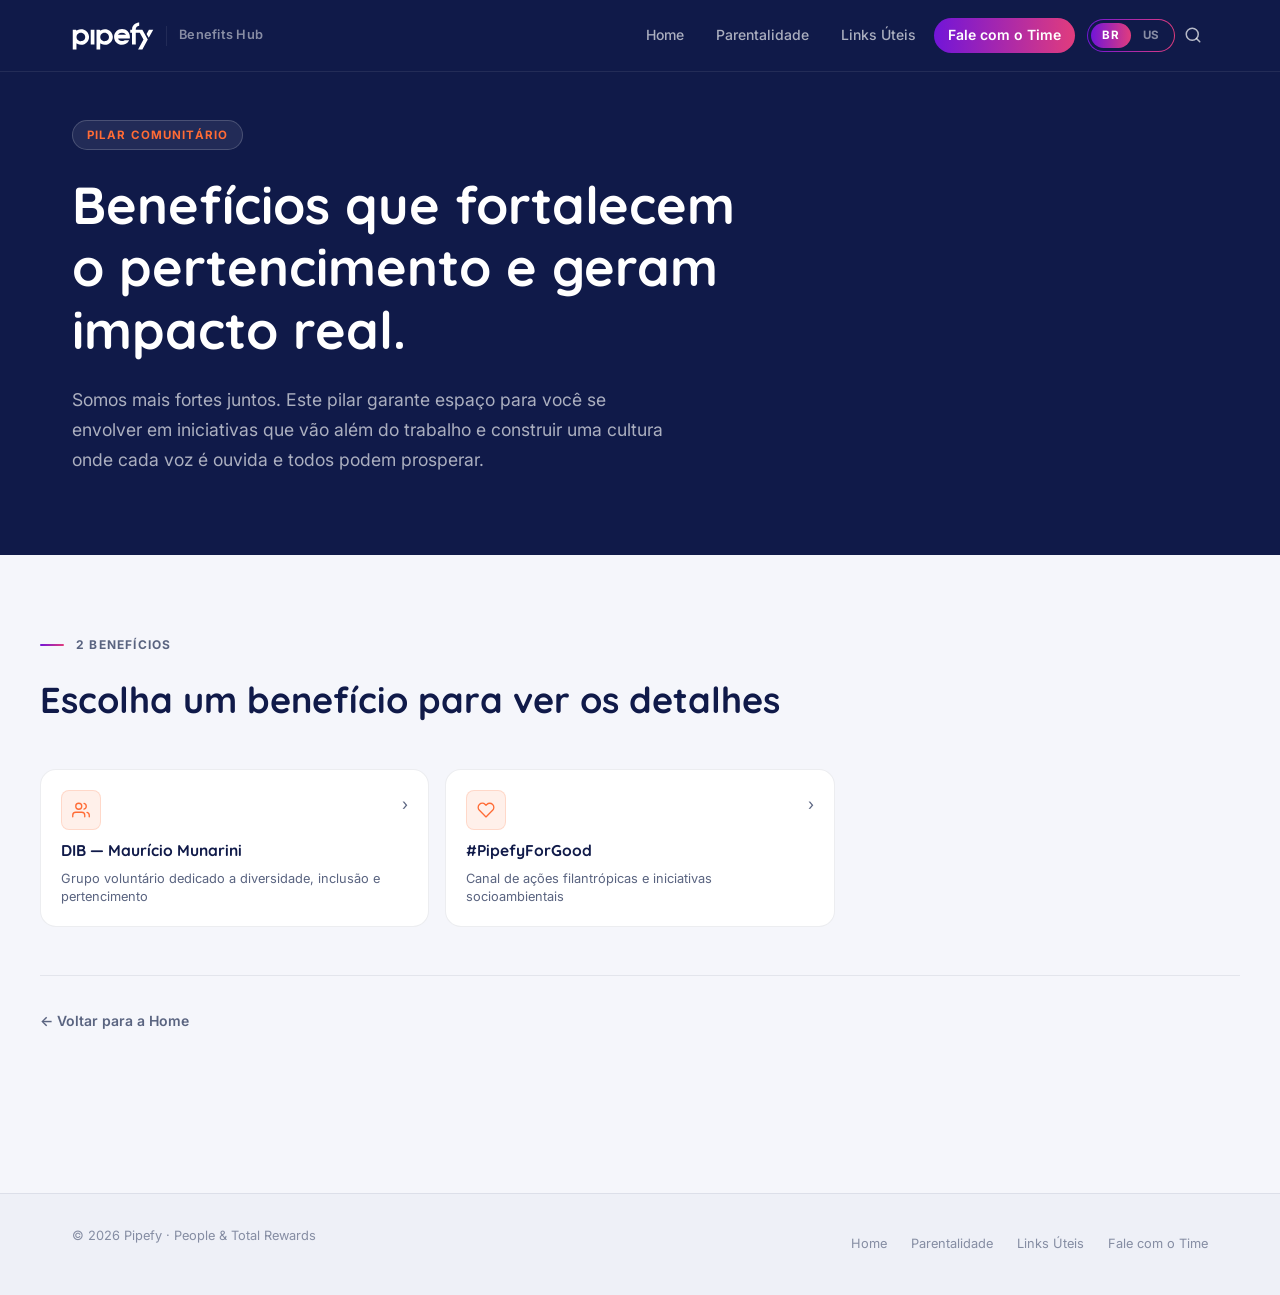
<file: pilares/comunitario.html>
<!DOCTYPE html>
<html lang="pt-BR">
<head>
  <meta charset="UTF-8">
  <meta name="viewport" content="width=device-width, initial-scale=1.0">
  <meta name="description" content="Pilar Comunitário — Benefits Hub Pipefy">
  <title>Pilar Comunitário — Benefits Hub Pipefy</title>
  <link rel="preconnect" href="https://fonts.googleapis.com">
  <link rel="preconnect" href="https://fonts.gstatic.com" crossorigin>
  <link href="https://fonts.googleapis.com/css2?family=Inter:wght@300;400;500;600;700&family=Quicksand:wght@500;600;700&display=swap" rel="stylesheet">
  <link rel="stylesheet" href="../css/style.css">
  <style>
    :root { --pilar-color: #FF6B35; }

    .benefit-grid { display: grid; grid-template-columns: repeat(3, 1fr); gap: 1rem; margin-top: var(--space-xl); }
    .benefit-grid-card { background: var(--bg-card); border: 1px solid var(--border-subtle); border-radius: var(--radius-md); padding: 1.25rem; cursor: pointer; transition: border-color var(--transition), transform var(--transition), box-shadow var(--transition); display: flex; flex-direction: column; gap: 0.6rem; }
    .benefit-grid-card:hover { border-color: var(--pilar-color); transform: translateY(-2px); box-shadow: 0 6px 20px rgba(16,26,73,0.07); }
    .benefit-grid-card.active { border-color: var(--pilar-color); border-width: 2px; background: var(--bg-card-hover); }
    .benefit-grid-card:focus-visible { outline: 2px solid var(--pilar-color); outline-offset: 2px; }
    .grid-card-top { display: flex; align-items: flex-start; justify-content: space-between; gap: 0.5rem; }
    .grid-card-icon { width: 40px; height: 40px; flex-shrink: 0; border-radius: var(--radius-sm); background: rgba(255,107,53,0.1); display: flex; align-items: center; justify-content: center; border: 1px solid rgba(255,107,53,0.18); }
    .grid-card-icon svg { width: 18px; height: 18px; stroke: #FF6B35; fill: none; stroke-width: 1.75; stroke-linecap: round; stroke-linejoin: round; }
    .grid-card-arrow { font-size: 1rem; color: var(--text-secondary); transition: color var(--transition), transform var(--transition); margin-top: 0.1rem; }
    .benefit-grid-card.active .grid-card-arrow, .benefit-grid-card:hover .grid-card-arrow { color: var(--pilar-color); transform: rotate(90deg); }
    .grid-card-title { font-family: var(--font-heading); font-size: 0.975rem; font-weight: 700; color: var(--text-primary); line-height: 1.3; }
    .grid-card-desc { font-size: 0.8rem; color: var(--text-secondary); line-height: 1.4; }
    .grid-card-partner { font-size: 0.7rem; font-weight: 700; color: var(--pilar-color); align-self: flex-start; margin-top: auto; }

    .benefit-detail-panel { grid-column: 1 / -1; display: grid; grid-template-rows: 0fr; transition: grid-template-rows 0.4s ease; }
    .benefit-detail-panel.open { grid-template-rows: 1fr; }
    .panel-inner { overflow: hidden; }
    .panel-body { background: var(--bg-card); border: 2px solid var(--pilar-color); border-radius: var(--radius-md); padding: var(--space-lg); margin-top: 0.5rem; }
    .panel-header { display: flex; align-items: flex-start; justify-content: space-between; gap: var(--space-md); margin-bottom: var(--space-lg); padding-bottom: var(--space-md); border-bottom: 1px solid var(--border-subtle); }
    .panel-header h2 { font-size: 1.3rem; }
    .panel-title-row { display: flex; align-items: center; gap: 0.75rem; flex-wrap: wrap; }
    .panel-close { background: none; border: none; cursor: pointer; font-size: 1.1rem; color: var(--text-secondary); padding: 0.2rem 0.4rem; border-radius: 4px; transition: color var(--transition), background var(--transition); flex-shrink: 0; }
    .panel-close:hover { color: var(--text-primary); background: var(--bg-card-hover); }
    .panel-close:focus-visible { outline: 2px solid var(--pilar-color); outline-offset: 2px; }
    .panel-layers { display: grid; grid-template-columns: repeat(3, 1fr); gap: var(--space-lg); margin-bottom: var(--space-lg); }
    .panel-layers .layer { padding: 0; border: none; }
    .panel-layers .layer + .layer { border-left: 1px solid var(--border-subtle); padding-left: var(--space-lg); }
    .panel-links { display: flex; flex-wrap: wrap; gap: 0.5rem; margin-top: var(--space-sm); padding-top: var(--space-sm); border-top: 1px solid var(--border-subtle); }

    @media (max-width: 900px) {
      .benefit-grid { grid-template-columns: repeat(2, 1fr); }
      .panel-layers { grid-template-columns: 1fr; }
      .panel-layers .layer + .layer { border-left: none; border-top: 1px solid var(--border-subtle); padding-left: 0; padding-top: var(--space-md); }
    }
    @media (max-width: 600px) { .benefit-grid { grid-template-columns: 1fr; } }
  </style>
</head>
<body>
  <a href="#main-content" class="skip-link">Pular para o conteúdo</a>
  <div id="header-placeholder"></div>

  <main id="main-content">

    <section class="section-dark pilar-hero" aria-labelledby="pilar-title">
      <div class="container">
        <span class="pilar-badge">Pilar Comunitário</span>
        <h1 id="pilar-title">Benefícios que fortalecem o pertencimento e geram impacto real.</h1>
        <p class="pilar-desc">Somos mais fortes juntos. Este pilar garante espaço para você se envolver em iniciativas que vão além do trabalho e construir uma cultura onde cada voz é ouvida e todos podem prosperar.</p>
      </div>
    </section>

    <section>
      <div class="container section">
        <div class="section-label">2 benefícios</div>
        <h2>Escolha um benefício para ver os detalhes</h2>
        <div class="benefit-grid" id="benefit-grid" role="list"></div>
        <div class="pilar-footer-nav" style="margin-top:var(--space-xl)">
          <a href="../index.html">← Voltar para a Home</a>
        </div>
      </div>
    </section>

  </main>

  <div id="footer-placeholder"></div>

  <script>const BASE = '../';</script>
  <script src="../js/components.js"></script>
  <script>
  (function() {

    const BENEFITS = [
      {
        key: 'dib',
        icon: 'dib',
        title: 'DIB — Maurício Munarini',
        desc: 'Grupo voluntário dedicado a diversidade, inclusão e pertencimento',
        layers: [
          {
            label: 'O que é',
            html: `<p>Uma força-tarefa voluntária de Honey Badgers dedicada a diversidade, inclusão e pertencimento. O DIB foi idealizado por Maurício Munarini e renomeado em sua homenagem como tributo ao seu legado e paixão pela cultura People First.</p>
              <p style="margin-top:0.75rem">A missão é cultivar uma cultura inclusiva por meio da democratização dos dados de diversidade, capacitação de líderes e criação de espaços seguros para conversas abertas. O grupo atua em 5 squads: Estratégico, Projetos, Engajamento, Comunicação e Execução.</p>
              <p style="margin-top:0.5rem">Focos: vulnerabilidade social, pais/mães, mulheres, pessoas com deficiência, pessoas negras, neurodivergentes, LGBTQIAPN+ e aliados.</p>`
          },
          {
            label: 'Por que importa',
            html: `<p>Segurança psicológica e pertencimento não são apenas conceitos — são condições reais para que cada pessoa possa prosperar. Mais de 1.200 pessoas já foram impactadas pelos projetos do DIB.</p>
              <p style="margin-top:0.75rem;font-style:italic;color:var(--text-secondary)">"Uma vez que descobrimos quão fortes e poderosos podemos ser quando organizados e unidos, não há como voltar atrás."</p>
              <p style="font-size:0.85rem;color:var(--text-secondary);margin-top:0.25rem">— Maurício Munarini (1993–2023)</p>`
          },
          {
            label: 'Como participar',
            html: `<p>Acesse o Portal do DIB para conhecer os squads ativos e se inscrever como voluntário.</p>`,
            links: [
              { label: 'Acessar Portal do DIB', url: 'https://app.pipefy.com/organizations/28/interfaces/c1b3edd1-b517-492f-83f8-0bc0ec1179bd/pages/a951b8a5-cc20-4a84-bb06-6154b37cf3b9' }
            ]
          }
        ]
      },
      {
        key: 'pipefy-for-good',
        icon: 'pipefy-for-good',
        title: '#PipefyForGood',
        desc: 'Canal de ações filantrópicas e iniciativas socioambientais',
        layers: [
          {
            label: 'O que é',
            html: `<p>Canal no Slack para quem quer participar de ações filantrópicas e iniciativas socioambientais da Pipefy. Aqui nascem projetos como campanhas de arrecadação, voluntariado e ações de impacto social, muitas em parceria com o DIB.</p>`
          },
          {
            label: 'Por que importa',
            html: `<p>Participar de iniciativas com propósito gera senso de pertencimento e combate o esgotamento. É uma forma de se conectar com colegas fora do contexto de trabalho e contribuir com algo maior.</p>`
          },
          {
            label: 'Como participar',
            html: `<p>Acesse o canal <strong>#pipefy-for-good</strong> no Slack e fique por dentro das próximas ações.</p>`,
            links: [
              { label: 'Abrir no Slack', url: 'https://pipefy.slack.com/archives/C010EB7EC6P' }
            ]
          }
        ]
      }
    ];

    const ICONS = {
      'dib': '<path d="M17 21v-2a4 4 0 0 0-4-4H5a4 4 0 0 0-4 4v2"/><circle cx="9" cy="7" r="4"/><path d="M23 21v-2a4 4 0 0 0-3-3.87"/><path d="M16 3.13a4 4 0 0 1 0 7.75"/>',
      'pipefy-for-good': '<path d="M20.84 4.61a5.5 5.5 0 0 0-7.78 0L12 5.67l-1.06-1.06a5.5 5.5 0 0 0-7.78 7.78l1.06 1.06L12 21.23l7.78-7.78 1.06-1.06a5.5 5.5 0 0 0 0-7.78z"/>',
    };

    const grid = document.getElementById('benefit-grid');
    let activeKey = null, activePanel = null;

    function renderCard(b) {
      const card = document.createElement('div');
      card.className = 'benefit-grid-card';
      card.setAttribute('role', 'listitem');
      card.setAttribute('tabindex', '0');
      card.dataset.key = b.key;
      card.innerHTML = `
        <div class="grid-card-top">
          <div class="grid-card-icon"><svg viewBox="0 0 24 24">${ICONS[b.icon] || ''}</svg></div>
          <span class="grid-card-arrow">›</span>
        </div>
        <div class="grid-card-title">${b.title}</div>
        <div class="grid-card-desc">${b.desc}</div>
        ${b.partner ? `<div class="grid-card-partner">${b.partner}</div>` : ''}
      `;
      card.addEventListener('click', () => togglePanel(b.key, card));
      card.addEventListener('keydown', e => { if (e.key === 'Enter' || e.key === ' ') { e.preventDefault(); togglePanel(b.key, card); } });
      return card;
    }

    function renderPanelContent(b) {
      const layersHtml = b.layers.map((l) => {
        const linksHtml = l.links ? `<div class="panel-links">${l.links.map(lk => `<a href="${lk.url}" class="action-link" target="_blank" rel="noopener">${lk.label}</a>`).join('')}</div>` : '';
        return `<div class="layer"><span class="layer-label">${l.label}</span>${l.html}${linksHtml}</div>`;
      }).join('');

      return `<div class="panel-body">
        <div class="panel-header">
          <div class="panel-title-row">
            <h2>${b.title}</h2>
            ${b.partner ? `<span class="benefit-partner">${b.partner}</span>` : ''}
          </div>
          <button class="panel-close" aria-label="Fechar painel">✕</button>
        </div>
        <div class="panel-layers">${layersHtml}</div>
      </div>`;
    }

    function getLastCardInRow(clickedCard) {
      const cards = [...grid.querySelectorAll('.benefit-grid-card')];
      const top = clickedCard.getBoundingClientRect().top;
      let last = clickedCard;
      cards.forEach(c => {
        if (Math.abs(c.getBoundingClientRect().top - top) < 5 && c.getBoundingClientRect().left >= last.getBoundingClientRect().left) last = c;
      });
      return last;
    }

    function closePanel() {
      if (!activePanel) return;
      activePanel.classList.remove('open');
      const prev = activePanel;
      setTimeout(() => { if (prev.parentNode) prev.remove(); }, 400);
      activePanel = null;
      grid.querySelectorAll('.benefit-grid-card.active').forEach(c => c.classList.remove('active'));
      activeKey = null;
    }

    function togglePanel(key, clickedCard) {
      if (activeKey === key) { closePanel(); return; }
      closePanel();
      activeKey = key;
      const b = BENEFITS.find(x => x.key === key);
      const panel = document.createElement('div');
      panel.className = 'benefit-detail-panel';
      panel.innerHTML = `<div class="panel-inner">${renderPanelContent(b)}</div>`;
      getLastCardInRow(clickedCard).insertAdjacentElement('afterend', panel);
      activePanel = panel;
      clickedCard.classList.add('active');
      panel.querySelector('.panel-close').addEventListener('click', closePanel);
      requestAnimationFrame(() => requestAnimationFrame(() => panel.classList.add('open')));
      setTimeout(() => panel.scrollIntoView({ behavior: 'smooth', block: 'nearest' }), 50);
    }

    BENEFITS.forEach(b => grid.appendChild(renderCard(b)));

  })();
  </script>
</body>
</html>
</file>
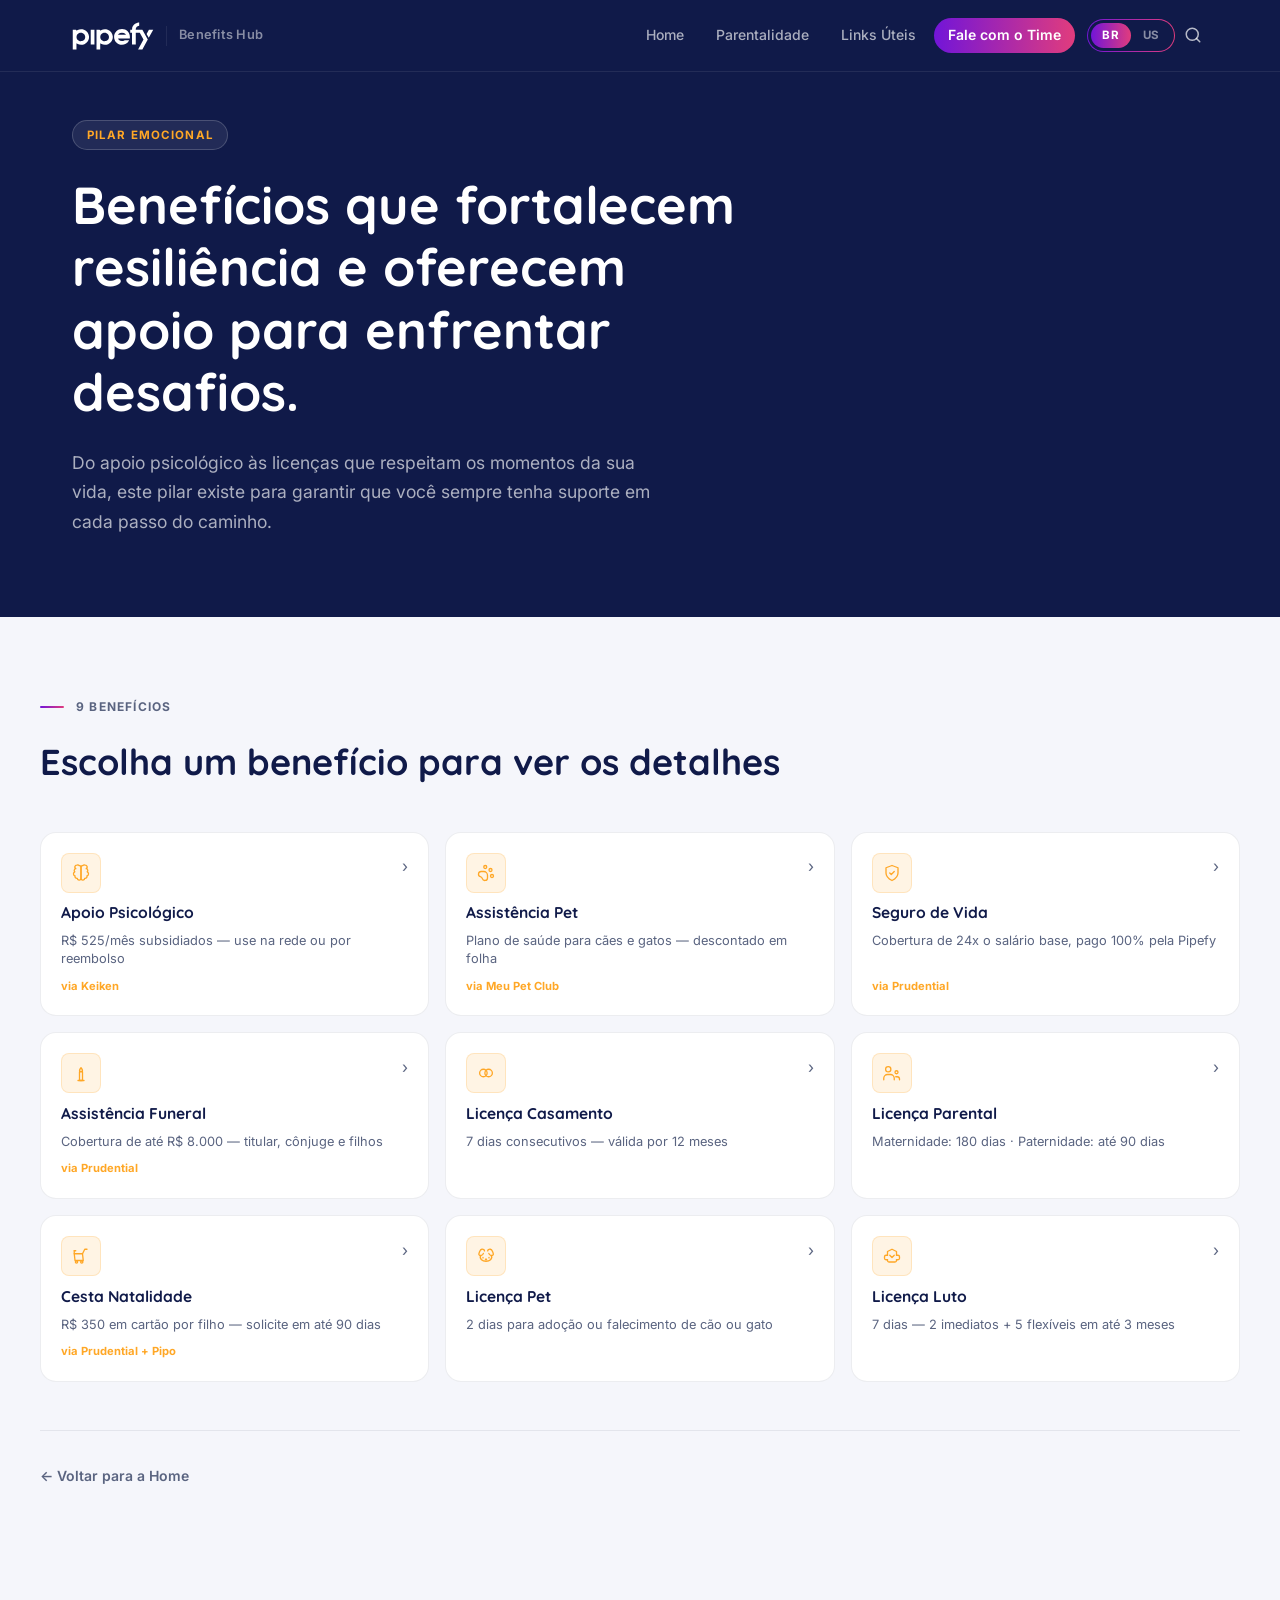
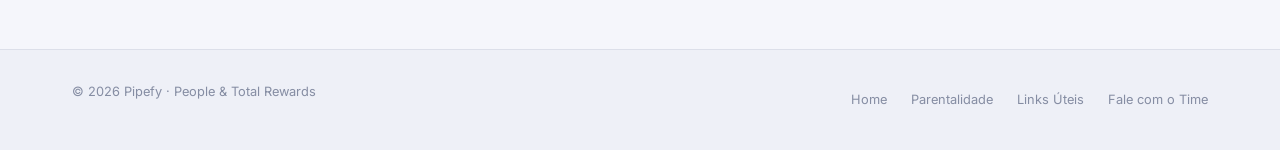
<file: pilares/emocional.html>
<!DOCTYPE html>
<html lang="pt-BR">
<head>
  <meta charset="UTF-8">
  <meta name="viewport" content="width=device-width, initial-scale=1.0">
  <meta name="description" content="Pilar Emocional — Benefits Hub Pipefy">
  <title>Pilar Emocional — Benefits Hub Pipefy</title>
  <link rel="preconnect" href="https://fonts.googleapis.com">
  <link rel="preconnect" href="https://fonts.gstatic.com" crossorigin>
  <link href="https://fonts.googleapis.com/css2?family=Inter:wght@300;400;500;600;700&family=Quicksand:wght@500;600;700&display=swap" rel="stylesheet">
  <link rel="stylesheet" href="../css/style.css">
  <style>
    :root { --pilar-color: #FFA726; }

    .benefit-grid {
      display: grid;
      grid-template-columns: repeat(3, 1fr);
      gap: 1rem;
      margin-top: var(--space-xl);
    }

    .benefit-grid-card {
      background: var(--bg-card);
      border: 1px solid var(--border-subtle);
      border-radius: var(--radius-md);
      padding: 1.25rem;
      cursor: pointer;
      transition: border-color var(--transition), transform var(--transition), box-shadow var(--transition);
      display: flex;
      flex-direction: column;
      gap: 0.6rem;
    }
    .benefit-grid-card:hover {
      border-color: var(--pilar-color);
      transform: translateY(-2px);
      box-shadow: 0 6px 20px rgba(16,26,73,0.07);
    }
    .benefit-grid-card.active {
      border-color: var(--pilar-color);
      border-width: 2px;
      background: var(--bg-card-hover);
    }
    .benefit-grid-card:focus-visible {
      outline: 2px solid var(--pilar-color);
      outline-offset: 2px;
    }

    .grid-card-top {
      display: flex;
      align-items: flex-start;
      justify-content: space-between;
      gap: 0.5rem;
    }
    .grid-card-icon {
      width: 40px; height: 40px; flex-shrink: 0;
      border-radius: var(--radius-sm);
      background: rgba(255,167,38,0.12);
      display: flex; align-items: center; justify-content: center;
      border: 1px solid rgba(255,167,38,0.2);
    }
    .grid-card-icon svg {
      width: 18px; height: 18px;
      stroke: #FFA726; fill: none;
      stroke-width: 1.75; stroke-linecap: round; stroke-linejoin: round;
    }
    .grid-card-arrow {
      font-size: 1rem; color: var(--text-secondary);
      transition: color var(--transition), transform var(--transition);
      margin-top: 0.1rem;
    }
    .benefit-grid-card.active .grid-card-arrow,
    .benefit-grid-card:hover .grid-card-arrow {
      color: var(--pilar-color);
      transform: rotate(90deg);
    }
    .grid-card-title {
      font-family: var(--font-heading);
      font-size: 0.975rem;
      font-weight: 700;
      color: var(--text-primary);
      line-height: 1.3;
    }
    .grid-card-desc {
      font-size: 0.8rem;
      color: var(--text-secondary);
      line-height: 1.4;
    }
    .grid-card-partner {
      font-size: 0.7rem; font-weight: 700;
      color: var(--pilar-color);
      align-self: flex-start;
      margin-top: auto;
    }

    /* Panel */
    .benefit-detail-panel {
      grid-column: 1 / -1;
      display: grid;
      grid-template-rows: 0fr;
      transition: grid-template-rows 0.4s ease;
    }
    .benefit-detail-panel.open {
      grid-template-rows: 1fr;
    }
    .panel-inner {
      overflow: hidden;
    }
    .panel-body {
      background: var(--bg-card);
      border: 2px solid var(--pilar-color);
      border-radius: var(--radius-md);
      padding: var(--space-lg);
      margin-top: 0.5rem;
    }
    .panel-header {
      display: flex;
      align-items: flex-start;
      justify-content: space-between;
      gap: var(--space-md);
      margin-bottom: var(--space-lg);
      padding-bottom: var(--space-md);
      border-bottom: 1px solid var(--border-subtle);
    }
    .panel-header h2 { font-size: 1.3rem; }
    .panel-title-row {
      display: flex; align-items: center; gap: 0.75rem; flex-wrap: wrap;
    }
    .panel-close {
      background: none; border: none; cursor: pointer;
      font-size: 1.1rem; color: var(--text-secondary);
      padding: 0.2rem 0.4rem; border-radius: 4px;
      transition: color var(--transition), background var(--transition);
      flex-shrink: 0;
    }
    .panel-close:hover { color: var(--text-primary); background: var(--bg-card-hover); }
    .panel-close:focus-visible { outline: 2px solid var(--pilar-color); outline-offset: 2px; }

    .panel-layers {
      display: grid;
      grid-template-columns: repeat(3, 1fr);
      gap: var(--space-lg);
      margin-bottom: var(--space-lg);
    }
    .panel-layers .layer {
      padding: 0;
      border: none;
    }
    .panel-layers .layer + .layer {
      padding-top: 0;
      border-top: none;
      border-left: 1px solid var(--border-subtle);
      padding-left: var(--space-lg);
    }

    .panel-links {
      display: flex; flex-wrap: wrap; gap: 0.5rem;
      margin-top: var(--space-sm);
      padding-top: var(--space-sm);
      border-top: 1px solid var(--border-subtle);
    }

    @media (max-width: 900px) {
      .benefit-grid { grid-template-columns: repeat(2, 1fr); }
      .panel-layers { grid-template-columns: 1fr; }
      .panel-layers .layer + .layer { border-left: none; border-top: 1px solid var(--border-subtle); padding-left: 0; padding-top: var(--space-md); }
    }
    @media (max-width: 600px) {
      .benefit-grid { grid-template-columns: 1fr; }
    }
  </style>
</head>
<body>
  <a href="#main-content" class="skip-link">Pular para o conteúdo</a>
  <div id="header-placeholder"></div>

  <main id="main-content">

    <section class="section-dark pilar-hero" aria-labelledby="pilar-title">
      <div class="container">
        <span class="pilar-badge">Pilar Emocional</span>
        <h1 id="pilar-title">Benefícios que fortalecem resiliência e oferecem apoio para enfrentar desafios.</h1>
        <p class="pilar-desc">Do apoio psicológico às licenças que respeitam os momentos da sua vida, este pilar existe para garantir que você sempre tenha suporte em cada passo do caminho.</p>
      </div>
    </section>

    <section>
      <div class="container section">
        <div class="section-label">9 benefícios</div>
        <h2>Escolha um benefício para ver os detalhes</h2>
        <div class="benefit-grid" id="benefit-grid" role="list"></div>
        <div class="pilar-footer-nav" style="margin-top:var(--space-xl)">
          <a href="../index.html">← Voltar para a Home</a>
        </div>
      </div>
    </section>

  </main>

  <div id="footer-placeholder"></div>

  <script>const BASE = '../';</script>
  <script src="../js/components.js"></script>
  <script>
  (function() {

    const PILLAR = '#FFA726';

    const BENEFITS = [
      {
        key: 'apoio-psicologico',
        icon: 'apoio-psicologico',
        title: 'Apoio Psicológico',
        partner: 'via Keiken',
        desc: 'R$ 525/mês subsidiados — use na rede ou por reembolso',
        layers: [
          {
            label: 'O que é',
            html: `<p>A Pipefy subsidia até <strong>R$ 525/mês</strong> em sessões de terapia, custeados 100% pela empresa. Use na rede credenciada do app Keiken ou peça reembolso de psicólogos particulares com CRP ativo. O saldo pode ser transferido integralmente para dependentes legais. Sigilo garantido — nenhum tema das sessões é compartilhado com a empresa.</p>`
          },
          {
            label: 'Por que importa',
            html: `<p>Cuidar da saúde mental é parte essencial do bem-estar integral. O equilíbrio emocional impacta como você vive, trabalha e se relaciona — por isso a Pipefy garante esse acesso de forma acessível, confidencial e sem burocracia.</p>`
          },
          {
            label: 'Como usar',
            html: `<ol><li>Baixe o app Keiken e crie sua conta com o e-mail corporativo.</li><li>Navegue pelos profissionais, escolha e agende.</li><li>No pagamento, selecione "saldo corporativo".</li><li>Para reembolso externo: acesse KeikenPay, informe o valor e anexe o comprovante.</li></ol>`,
            links: [
              { label: 'Como criar sua conta', url: 'https://youtu.be/qLJrv15ijZc?feature=shared' },
              { label: 'Como pedir reembolso', url: 'https://youtu.be/DU31dByynjU?feature=shared' }
            ]
          }
        ],
        faq: [
          { q: 'Como funciona o benefício?', a: `<p>A Pipefy disponibiliza R$ 525/mês de subsídio. Você pode usar agendando diretamente pelo app Keiken (saldo debitado automaticamente) ou pedindo reembolso de profissionais externos com CRP ativo. O reembolso incide taxa de 5%.</p>` },
          { q: 'Meus dependentes podem usar?', a: `<p>Sim! O benefício pode ser transferido integralmente para dependentes legais (cônjuge ou filhos). Fale com o time de C&amp;B informando nome, e-mail e vínculo. A transferência é contínua até você solicitar reversão.</p>` },
          { q: 'Como funciona a taxa de reembolso?', a: `<p>5% é descontado do seu saldo a cada reembolso. Exemplo com R$ 525 de saldo: pedido de R$ 200 → você recebe R$ 200 no PIX, mas o saldo cai R$ 210. O máximo de uma vez é R$ 498,75.</p>` },
          { q: 'Como cancelar ou remarcar?', a: `<p>Cancele ou remarque pelo app com até 24 horas de antecedência, sem custo.</p><p><a href="https://youtu.be/pZdDQFsFVJw?feature=shared" target="_blank" rel="noopener">Tutorial →</a></p>` }
        ]
      },
      {
        key: 'assistencia-pet',
        icon: 'assistencia-pet',
        title: 'Assistência Pet',
        partner: 'via Meu Pet Club',
        desc: 'Plano de saúde para cães e gatos — descontado em folha',
        layers: [
          {
            label: 'O que é',
            html: `<p>Plano de saúde veterinária para cães e gatos via <strong>Meu Pet Club</strong>. Cobre consultas, vacinas, exames, procedimentos e odontologia, conforme o plano. Você usa a clínica de preferência e pede reembolso. Adesão opcional, desconto em folha. Até 5 pets por pessoa colaboradora.</p>`
          },
          {
            label: 'Por que importa',
            html: `<p>O vínculo com animais de estimação é parte real do bem-estar emocional. Este benefício garante acesso a cuidados de qualidade sem o peso de custos veterinários imprevistos.</p>`
          },
          {
            label: 'Como usar',
            html: `<ol><li>Preencha o formulário de adesão com seus dados e os do(s) pet(s).</li><li>Solicitações até o dia 25 → plano ativo no dia 1º do mês seguinte.</li><li>Após consulta: solicite laudo + NF ao veterinário e peça reembolso pelo site ou WhatsApp.</li></ol>`,
            links: [
              { label: 'Formulário de adesão', url: 'https://form.typeform.com/to/MWgYK1CU' },
              { label: 'Ver planos e valores', url: 'https://drive.google.com/file/d/16QchII7oRnkjGMOS8YyaA6aebqr--Qo4/view?usp=sharing' }
            ]
          }
        ],
        faq: [
          { q: 'Há limite de idade para contratar?', a: `<p>Seu pet deve ter no máximo 14 anos. Até 7 anos, 11 meses e 29 dias: planos Básico, Plus, Total e Top. De 8 a 14 anos: apenas o plano Sênior.</p>` },
          { q: 'Meu pet tem doença preexistente. Posso contratar?', a: `<p>Sim! Nos primeiros 12 meses, reembolso apenas para doenças súbitas ou emergências. Depois, cobertura da doença preexistente vale integralmente.</p>` },
          { q: 'Como funciona o cancelamento?', a: `<p>Fidelidade de 12 meses. Se já usou: multa de 50% sobre mensalidades restantes. Se nunca usou: cancelamento isento de multa. Central: 0800 942 4042 · WhatsApp: (41) 3798-5957.</p>` }
        ]
      },
      {
        key: 'seguro-de-vida',
        icon: 'seguro-de-vida',
        title: 'Seguro de Vida',
        partner: 'via Prudential',
        desc: 'Cobertura de 24x o salário base, pago 100% pela Pipefy',
        layers: [
          {
            label: 'O que é',
            html: `<p>Seguro de vida custeado 100% pela Pipefy, ativo desde o primeiro dia. Indenização de <strong>24x o salário base</strong> (limite R$ 400.000). Coberturas: morte natural ou acidental, invalidez permanente total ou parcial por acidente, e invalidez funcional por doença. Você escolhe os beneficiários livremente.</p>`
          },
          {
            label: 'Por que importa',
            html: `<p>Saber que sua família está protegida em imprevistos graves traz tranquilidade emocional no dia a dia. A Pipefy assume 100% do custo para que você não precise se preocupar com isso.</p>`
          },
          {
            label: 'Como usar',
            html: `<p>Ativação automática na admissão. Para designar beneficiários: preencha o formulário enviado pelo time de Payroll. Para alterar: acesse o <a href="https://app.pipefy.com/organizations/28/interfaces/328df11f-2476-4de1-8bd9-bf581507f072/pages/674504c4-b009-4bd4-9773-a62fe9efbc1a" target="_blank" rel="noopener">Portal de Payroll</a>.</p><p style="font-size:0.85rem;margin-top:0.5rem"><strong>Sinistro:</strong> Prudential: 3003 7783 (capitais) · 0800 200 7783 (demais) · +55 21 3003 7783 (exterior).</p>`
          }
        ],
        faq: [
          { q: 'E se eu não designar beneficiários?', a: `<p>A indenização segue a vocação hereditária do Código Civil: cônjuge, filhos, pais e demais herdeiros. Para garantir que o valor chegue a quem você quer, preencha o formulário de designação.</p>` },
          { q: 'Quais são todas as coberturas?', a: `<ul><li>Morte natural ou acidental</li><li>Invalidez Permanente Total ou Parcial por Acidente</li><li>Indenização Especial por Morte Acidental</li><li>Invalidez Funcional Permanente Total por Doença</li></ul>` }
        ]
      },
      {
        key: 'assistencia-funeral',
        icon: 'assistencia-funeral',
        title: 'Assistência Funeral',
        partner: 'via Prudential',
        desc: 'Cobertura de até R$ 8.000 — titular, cônjuge e filhos',
        layers: [
          {
            label: 'O que é',
            html: `<p>Cobertura complementar ao seguro de vida que cobre despesas com funeral até <strong>R$ 8.000</strong>. Abrange titular, cônjuge ou companheiro(a) e filhos até 21 anos (ou 24 se universitários). Pode ser acionado como prestação de serviço ou reembolso.</p>`
          },
          {
            label: 'Por que importa',
            html: `<p>Nos momentos mais difíceis, não precisar se preocupar com logística e custos é uma forma concreta de cuidado. Este benefício ampara a família para que ela possa focar no que importa.</p>`
          },
          {
            label: 'Como usar',
            html: `<p><strong>Prestação de serviço (recomendado):</strong> ligue para a Prudential e ela cuida de tudo.</p><p style="margin-top:0.5rem"><strong>Reembolso:</strong> pague os custos e solicite depois, mediante NF original. Não há reembolso para Traslado.</p><p style="font-size:0.85rem;margin-top:0.75rem">Prestação de serviço: 3003 7783 · 0800 200 7783 · +55 21 3003 7783<br>Reembolso: 0800 730 0011 – Opção 1.</p>`
          }
        ],
        faq: [
          { q: 'Quem arca com despesas acima de R$ 8.000?', a: `<p>Todas as despesas que excederem o limite ou serviços não previstos em contrato são de responsabilidade da família.</p>` },
          { q: 'Quais documentos preciso para reembolso?', a: `<p>Do falecido: RG/CNH, Certidão de Óbito, comprovante de residência. Do responsável: RG/CNH, comprovante de residência, formulário de autorização de crédito em conta. Financeiro: notas fiscais originais com descrição dos serviços. Prazo: até 9 dias úteis após o envio completo.</p>` }
        ]
      },
      {
        key: 'licenca-casamento',
        icon: 'licenca-casamento',
        title: 'Licença Casamento',
        desc: '7 dias consecutivos — válida por 12 meses',
        layers: [
          {
            label: 'O que é',
            html: `<p><strong>7 dias consecutivos</strong> de licença remunerada para casamento civil ou união estável. Com flexibilidade: o período pode ser escolhido e usufruído em até <strong>12 meses</strong> após a data oficial do evento.</p>`
          },
          {
            label: 'Por que importa',
            html: `<p>Celebrar um momento tão especial sem preocupações com o trabalho é parte do cuidado com o seu bem-estar. A Pipefy reconhece que os marcos da vida pessoal merecem atenção e presença.</p>`
          },
          {
            label: 'Como usar',
            html: `<ol><li>Envie o documento comprobatório pelo <a href="https://app.pipefy.com/organizations/28/interfaces/328df11f-2476-4de1-8bd9-bf581507f072/pages/674504c4-b009-4bd4-9773-a62fe9efbc1a" target="_blank" rel="noopener">portal Payroll Support</a> em até 48h do evento.</li><li>Solicite o abono no <a href="https://cliente.apdata.com.br/pipefy/index.html" target="_blank" rel="noopener">Apdata</a>.</li><li>Combine com sua liderança o período a utilizar (dentro dos 12 meses).</li></ol><p style="font-size:0.85rem;margin-top:0.75rem;color:var(--text-secondary)">Atenção: se os 12 meses passarem sem usar, o benefício expira.</p>`
          }
        ]
      },
      {
        key: 'licenca-parental',
        icon: 'licenca-parental',
        title: 'Licença Parental',
        desc: 'Maternidade: 180 dias · Paternidade: até 90 dias',
        layers: [
          {
            label: 'O que é',
            html: `<p><strong>Pessoa gestante:</strong> 180 dias, com início a partir do 28º dia antes do parto ou na data do nascimento.</p><p style="margin-top:0.5rem"><strong>Pessoa não gestante:</strong> de 35 a 90 dias conforme tempo de casa (admissões a partir de 01/06/2026). Os 20 primeiros dias são obrigatórios e contínuos; os demais são flexíveis em até 6 meses.</p><p style="margin-top:0.5rem">Aplica-se a nascimento, adoção, guarda judicial e reprodução assistida — de forma isonômica para todos os arranjos familiares.</p>`
          },
          {
            label: 'Por que importa',
            html: `<p>Os primeiros dias e meses com um filho são insubstituíveis. Uma licença generosa garante que você esteja presente de verdade nesse momento, sem precisar escolher entre família e trabalho.</p>`
          },
          {
            label: 'Como usar',
            html: `<ol><li>Comunique sua liderança e o time de Payroll com antecedência.</li><li>Apresente o documento comprobatório pelo <a href="https://app.pipefy.com/organizations/28/interfaces/328df11f-2476-4de1-8bd9-bf581507f072/pages/674504c4-b009-4bd4-9773-a62fe9efbc1a" target="_blank" rel="noopener">portal Payroll Support</a>.</li></ol>`
          }
        ],
        faq: [
          { q: 'Como funciona a licença parental para casais homoafetivos?', a: `<p>Os benefícios são aplicados de forma isonômica, independentemente de orientação sexual ou composição familiar. A licença de 180 dias é da pessoa gestante ou equiparada; a licença para pessoa não gestante segue as regras de tempo de casa.</p>` },
          { q: 'Adotei uma criança. Tenho direito?', a: `<p>Sim. Adoção e guarda judicial seguem as mesmas regras. O benefício começa na data de concessão do termo de guarda ou sentença judicial.</p>` },
          { q: 'Como funcionam os dias flexíveis da licença paternidade?', a: `<p>Os 20 primeiros dias são obrigatórios e contínuos. Os dias adicionais podem ser usados de forma flexível em até 6 meses. Caso não vá usar, formalize a renúncia por e-mail ao time de Payroll.</p>` },
          { q: 'Entrei antes de 01/06/2026. Quantos dias tenho?', a: `<p>Você segue a política vigente na época da sua contratação. Entre em contato com o time de Payroll para confirmar os dias.</p>` },
          { q: 'Quem é considerada pessoa equiparada à gestante?', a: `<p>É a pessoa colaboradora que, mesmo não sendo gestante, tem direito à licença de 180 dias por força de lei ou decisão judicial. Isso inclui casos de adoção, guarda judicial e reprodução assistida, independentemente do gênero ou orientação sexual.</p><p>A contagem dos 180 dias começa a partir da data do documento comprobatório — termo de guarda, sentença judicial ou documento equivalente.</p>` }
        ]
      },
      {
        key: 'cesta-natalidade',
        icon: 'cesta-natalidade',
        title: 'Cesta Natalidade',
        partner: 'via Prudential + Pipo',
        desc: 'R$ 350 em cartão por filho — solicite em até 90 dias',
        layers: [
          {
            label: 'O que é',
            html: `<p>Cartão benefício com <strong>R$ 350 de crédito único por filho</strong>, vinculado ao Seguro de Vida Prudential. Use em itens de primeira necessidade, alimentação ou farmácia para o bebê.</p>`
          },
          {
            label: 'Por que importa',
            html: `<p>A chegada de um filho traz alegria e também novas despesas. Este apoio financeiro é uma forma da Pipefy celebrar e amparar esse momento especial da sua vida.</p>`
          },
          {
            label: 'Como usar',
            html: `<ol><li>Entre em contato com a <strong>Pipo Saúde</strong> via WhatsApp: <a href="https://wa.me/5511942021122" target="_blank" rel="noopener">+55 11 94202-1122</a>.</li><li>Informe que deseja a "Cesta Natalidade da Prudential".</li><li>Tenha em mãos a Certidão de Nascimento.</li></ol><p style="font-size:0.85rem;font-weight:600;color:#E53935;margin-top:0.75rem">Solicite antes do bebê completar 90 dias de vida — pedidos após esse prazo não são processados.</p>`
          }
        ]
      },
      {
        key: 'licenca-pet',
        icon: 'licenca-pet',
        title: 'Licença Pet',
        desc: '2 dias para adoção ou falecimento de cão ou gato',
        layers: [
          {
            label: 'O que é',
            html: `<p><strong>2 dias consecutivos</strong> de licença remunerada para adoção ou falecimento de cão ou gato. Pode ser usado em até <strong>6 meses</strong> do evento. Nenhuma documentação exigida. Não se aplica a peixes.</p>`
          },
          {
            label: 'Por que importa',
            html: `<p>A Pipefy reconhece que tanto a chegada quanto a perda de um pet são eventos emocionalmente significativos. Este benefício garante tempo para vivenciar esse momento com a atenção que ele merece.</p>`
          },
          {
            label: 'Como usar',
            html: `<ol><li>Informe sua liderança imediata sobre o evento.</li><li>Solicite o abono no <a href="https://cliente.apdata.com.br/pipefy/index.html" target="_blank" rel="noopener">Apdata</a>.</li></ol><p style="font-size:0.85rem;color:var(--text-secondary);margin-top:0.5rem">Nenhum documento comprobatório é necessário.</p>`
          }
        ]
      },
      {
        key: 'licenca-luto',
        icon: 'licenca-luto',
        title: 'Licença Luto',
        desc: '7 dias — 2 imediatos + 5 flexíveis em até 3 meses',
        layers: [
          {
            label: 'O que é',
            html: `<p><strong>7 dias</strong> de licença remunerada para falecimento de familiar direto (pais, avós, filhos, netos, irmãos e cônjuge). <strong>2 dias</strong> obrigatoriamente logo após o falecimento + <strong>5 dias</strong> flexíveis em até 3 meses. Outros vínculos com forte laço afetivo podem ser considerados mediante alinhamento com a liderança.</p>`
          },
          {
            label: 'Por que importa',
            html: `<p>O luto tem seu próprio tempo e vai além dos primeiros dias. Esta licença reconhece isso e oferece flexibilidade para que você cuide de si e de quem você ama quando precisar.</p>`
          },
          {
            label: 'Como usar',
            html: `<ol><li>Comunique sua liderança imediatamente.</li><li>Apresente o atestado de óbito e solicite o abono no <a href="https://cliente.apdata.com.br/pipefy/index.html" target="_blank" rel="noopener">Apdata</a>.</li><li>Alinhe com sua liderança como distribuir os 5 dias flexíveis.</li></ol>`
          }
        ]
      }
    ];

    const grid = document.getElementById('benefit-grid');
    let activeKey = null;
    let activePanel = null;

    function renderCard(b) {
      const card = document.createElement('div');
      card.className = 'benefit-grid-card';
      card.setAttribute('role', 'listitem');
      card.setAttribute('tabindex', '0');
      card.dataset.key = b.key;
      const ICONS = {
        'apoio-psicologico': '<path d="M9.5 2A2.5 2.5 0 0 1 12 4.5v15a2.5 2.5 0 0 1-4.96-.44 2.5 2.5 0 0 1-2.96-3.08 3 3 0 0 1-.34-5.58 2.5 2.5 0 0 1 1.32-4.24 2.5 2.5 0 0 1 1.44-4.66A2.5 2.5 0 0 1 9.5 2z"/><path d="M14.5 2A2.5 2.5 0 0 0 12 4.5v15a2.5 2.5 0 0 0 4.96-.44 2.5 2.5 0 0 0 2.96-3.08 3 3 0 0 0 .34-5.58 2.5 2.5 0 0 0-1.32-4.24 2.5 2.5 0 0 0-1.44-4.66A2.5 2.5 0 0 0 14.5 2z"/>',
        'assistencia-pet': '<circle cx="11" cy="4" r="2"/><circle cx="18" cy="8" r="2"/><circle cx="20" cy="16" r="2"/><path d="M9 10a5 5 0 0 1 5 5v3.5a3.5 3.5 0 0 1-6.84 1.05Q6.5 17.5 4.46 16.84A3.5 3.5 0 0 1 5.5 10Z"/>',
        'seguro-de-vida': '<path d="M12 22s8-4 8-10V5l-8-3-8 3v7c0 6 8 10 8 10z"/><path d="m9 12 2 2 4-4"/>',
        'assistencia-funeral': '<rect x="10" y="10" width="4" height="12" rx="0.5"/><path d="M12 5c0 0-2 2.5-2 3.5a2 2 0 0 0 4 0c0-1-2-3.5-2-3.5z"/><line x1="8" y1="22" x2="16" y2="22"/>',
        'licenca-casamento': '<circle cx="8.5" cy="12" r="5"/><circle cx="15.5" cy="12" r="5"/>',
        'licenca-parental': '<circle cx="7" cy="7" r="3.5"/><path d="M1 21v-2a5 5 0 0 1 5-5h4a5 5 0 0 1 5 5v2"/><circle cx="18" cy="11" r="2"/><path d="M22 21v-1a3 3 0 0 0-3-3h-2"/>',
        'cesta-natalidade': '<path d="M3 9h11l1 9H4z"/><circle cx="6" cy="20" r="1.5"/><circle cx="13" cy="20" r="1.5"/><line x1="3" y1="9" x2="3" y2="5"/><path d="M3 5h2"/><path d="M14 9l3-6h3"/>',
        'licenca-pet': '<path d="M10 5.17C10 3.78 8.42 2.68 6.5 3 3.68 3.47 2.39 9 2.5 10c.08.7 1.72 1.72 3.66 1 1.26-.47 1.96-1.45 2.34-2.5"/><path d="M14.27 5.17c0-1.39 1.58-2.49 3.5-2.17 2.82.47 4.11 6 4 7-.08.7-1.72 1.72-3.66 1-1.26-.47-1.96-1.45-2.34-2.5"/><path d="M8 14v.5"/><path d="M16 14v.5"/><path d="M11.25 16.25h1.5L12 17l-.75-.75z"/><path d="M5 11.5C4 13 4 15 6 17c1.5 1.5 4 2 6 2s4.5-.5 6-2c2-2 2-4 1-5.5"/>',
        'licenca-luto': '<path d="M18 11V6l-6-3-6 3v5"/><path d="M6 11H4a2 2 0 0 0-2 2v2a2 2 0 0 0 2 2h2"/><path d="M18 11h2a2 2 0 0 1 2 2v2a2 2 0 0 1-2 2h-2"/><path d="M6 17v1a2 2 0 0 0 2 2h8a2 2 0 0 0 2-2v-1"/><path d="m9 11 3 3 3-3"/>',
      };
      card.innerHTML = `
        <div class="grid-card-top">
          <div class="grid-card-icon"><svg viewBox="0 0 24 24">${ICONS[b.icon] || ''}</svg></div>
          <span class="grid-card-arrow">›</span>
        </div>
        <div class="grid-card-title">${b.title}</div>
        <div class="grid-card-desc">${b.desc}</div>
        ${b.partner ? `<div class="grid-card-partner">${b.partner}</div>` : ''}
      `;
      card.addEventListener('click', () => togglePanel(b.key, card));
      card.addEventListener('keydown', e => { if (e.key === 'Enter' || e.key === ' ') { e.preventDefault(); togglePanel(b.key, card); } });
      return card;
    }

    function renderPanelContent(b) {
      let layersHtml = b.layers.map((l, i) => {
        const linksHtml = l.links ? `<div class="panel-links">${l.links.map(lk => `<a href="${lk.url}" class="action-link" target="_blank" rel="noopener">${lk.label}</a>`).join('')}</div>` : '';
        return `<div class="layer">${i === 0 ? '' : ''}<span class="layer-label">${l.label}</span>${l.html}${linksHtml}</div>`;
      }).join('');

      let faqHtml = '';
      if (b.faq && b.faq.length) {
        faqHtml = `<div class="faq-section"><div class="faq-section-label">Perguntas frequentes</div><div class="faq-list">${b.faq.map(f => `
          <div class="faq-item">
            <button class="faq-btn" aria-expanded="false">${f.q} <svg class="faq-chevron" viewBox="0 0 24 24" fill="none" stroke="currentColor" stroke-width="2.5" stroke-linecap="round"><polyline points="6 9 12 15 18 9"/></svg></button>
            <div class="faq-panel" role="region"><div class="faq-panel-inner">${f.a}</div></div>
          </div>`).join('')}</div></div>`;
      }

      return `
        <div class="panel-body">
          <div class="panel-header">
            <div class="panel-title-row">
              <h2>${b.title}</h2>
              ${b.partner ? `<span class="benefit-partner">${b.partner}</span>` : ''}
            </div>
            <button class="panel-close" aria-label="Fechar painel">✕</button>
          </div>
          <div class="panel-layers">${layersHtml}</div>
          ${faqHtml}
        </div>`;
    }

    function getLastCardInRow(clickedCard) {
      const cards = [...grid.querySelectorAll('.benefit-grid-card')];
      const top = clickedCard.getBoundingClientRect().top;
      let last = clickedCard;
      cards.forEach(c => {
        if (Math.abs(c.getBoundingClientRect().top - top) < 5) {
          if (c.getBoundingClientRect().left >= last.getBoundingClientRect().left) last = c;
        }
      });
      return last;
    }

    function closePanel() {
      if (!activePanel) return;
      activePanel.classList.remove('open');
      const prev = activePanel;
      setTimeout(() => { if (prev.parentNode) prev.remove(); }, 400);
      activePanel = null;
      grid.querySelectorAll('.benefit-grid-card.active').forEach(c => c.classList.remove('active'));
      activeKey = null;
    }

    function togglePanel(key, clickedCard) {
      if (activeKey === key) { closePanel(); return; }
      closePanel();
      activeKey = key;
      const b = BENEFITS.find(x => x.key === key);
      const panel = document.createElement('div');
      panel.className = 'benefit-detail-panel';
      panel.innerHTML = `<div class="panel-inner">${renderPanelContent(b)}</div>`;
      const lastCard = getLastCardInRow(clickedCard);
      lastCard.insertAdjacentElement('afterend', panel);
      activePanel = panel;
      clickedCard.classList.add('active');
      panel.querySelector('.panel-close').addEventListener('click', closePanel);
      requestAnimationFrame(() => {
        requestAnimationFrame(() => panel.classList.add('open'));
      });
      setTimeout(() => panel.scrollIntoView({ behavior: 'smooth', block: 'nearest' }), 50);
      panel.querySelectorAll('.faq-btn').forEach(btn => {
        btn.addEventListener('click', () => {
          const item = btn.closest('.faq-item');
          const fp = item.querySelector('.faq-panel');
          const isOpen = item.classList.contains('open');
          panel.querySelectorAll('.faq-item.open').forEach(o => {
            o.classList.remove('open');
            o.querySelector('.faq-panel').style.maxHeight = null;
            o.querySelector('.faq-btn').setAttribute('aria-expanded', 'false');
          });
          if (!isOpen) {
            item.classList.add('open');
            fp.style.maxHeight = fp.scrollHeight + 'px';
            btn.setAttribute('aria-expanded', 'true');
          }
        });
      });
    }

    BENEFITS.forEach(b => grid.appendChild(renderCard(b)));

  })();
  </script>
</body>
</html>
</file>
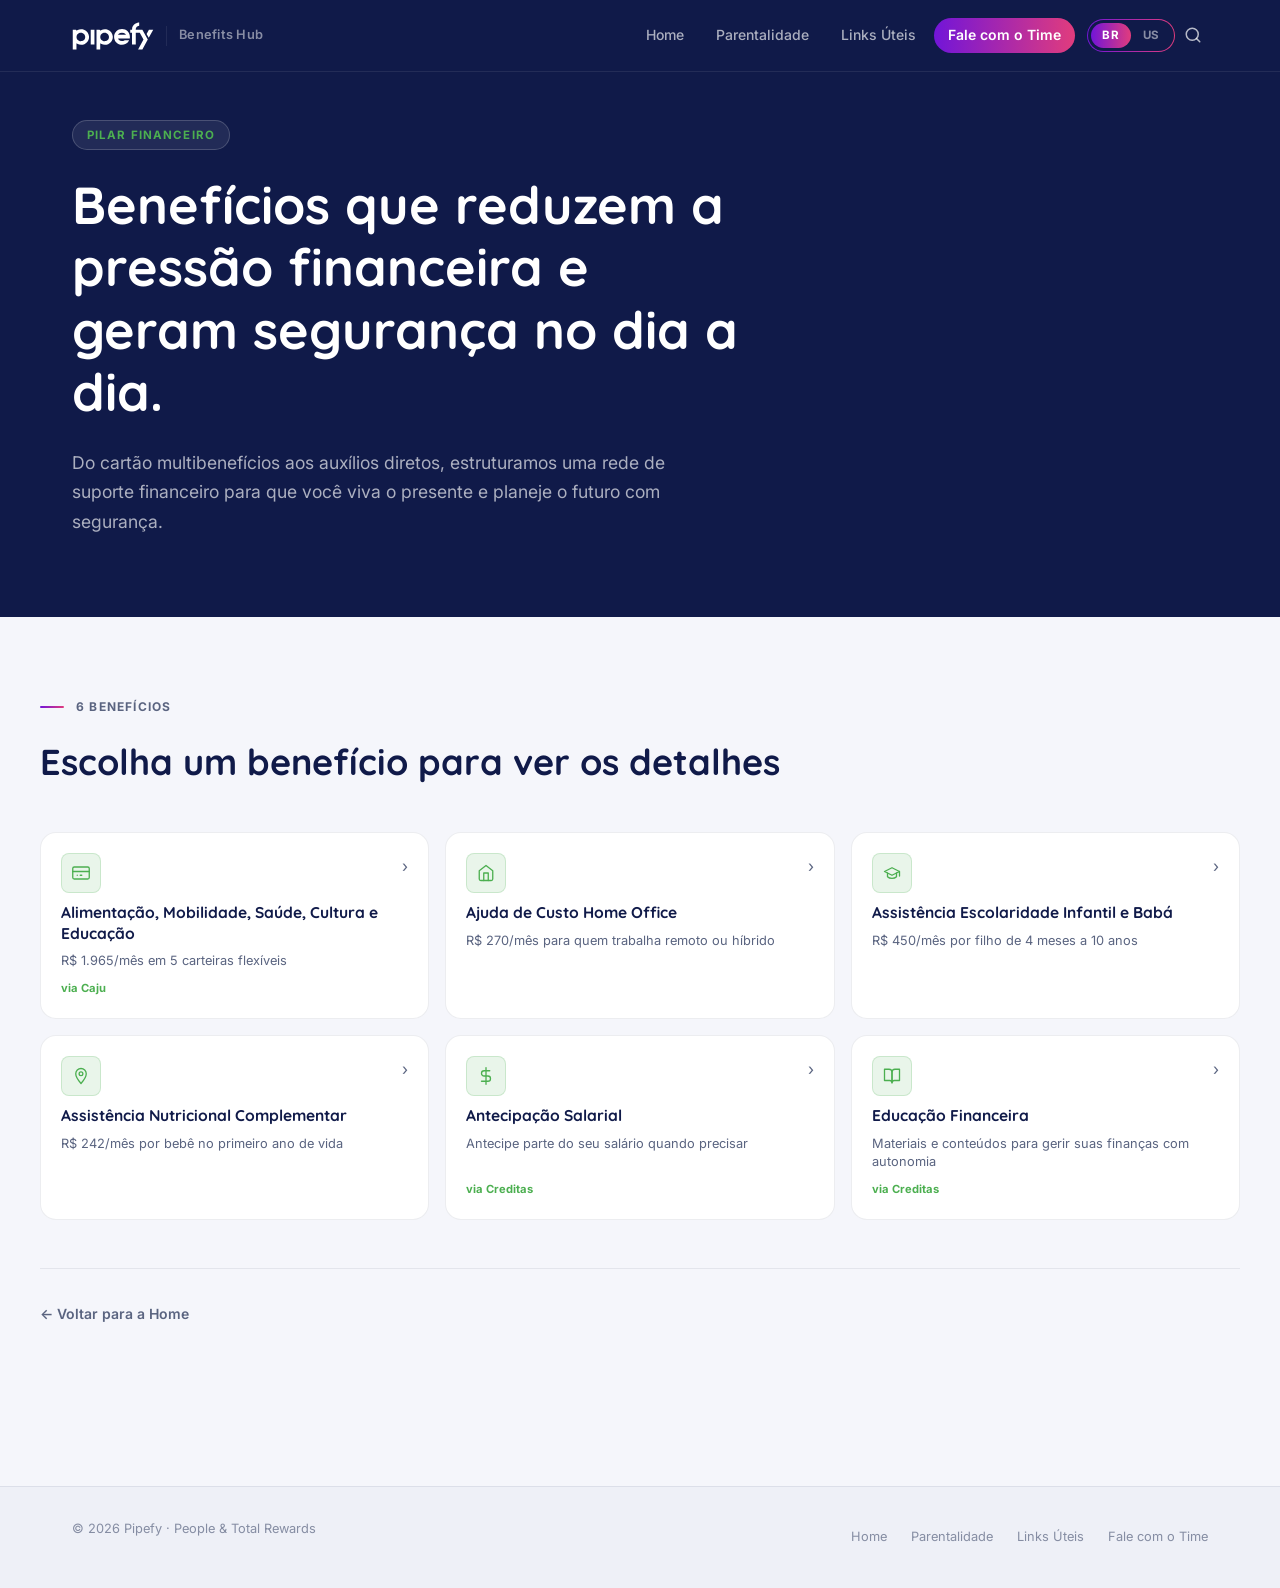
<file: pilares/financeiro.html>
<!DOCTYPE html>
<html lang="pt-BR">
<head>
  <meta charset="UTF-8">
  <meta name="viewport" content="width=device-width, initial-scale=1.0">
  <meta name="description" content="Pilar Financeiro — Benefits Hub Pipefy">
  <title>Pilar Financeiro — Benefits Hub Pipefy</title>
  <link rel="preconnect" href="https://fonts.googleapis.com">
  <link rel="preconnect" href="https://fonts.gstatic.com" crossorigin>
  <link href="https://fonts.googleapis.com/css2?family=Inter:wght@300;400;500;600;700&family=Quicksand:wght@500;600;700&display=swap" rel="stylesheet">
  <link rel="stylesheet" href="../css/style.css">
  <style>
    :root { --pilar-color: #4CAF50; }

    .benefit-grid {
      display: grid;
      grid-template-columns: repeat(3, 1fr);
      gap: 1rem;
      margin-top: var(--space-xl);
    }
    .benefit-grid-card {
      background: var(--bg-card);
      border: 1px solid var(--border-subtle);
      border-radius: var(--radius-md);
      padding: 1.25rem;
      cursor: pointer;
      transition: border-color var(--transition), transform var(--transition), box-shadow var(--transition);
      display: flex;
      flex-direction: column;
      gap: 0.6rem;
    }
    .benefit-grid-card:hover {
      border-color: var(--pilar-color);
      transform: translateY(-2px);
      box-shadow: 0 6px 20px rgba(16,26,73,0.07);
    }
    .benefit-grid-card.active {
      border-color: var(--pilar-color);
      border-width: 2px;
      background: var(--bg-card-hover);
    }
    .benefit-grid-card:focus-visible {
      outline: 2px solid var(--pilar-color);
      outline-offset: 2px;
    }
    .grid-card-top {
      display: flex;
      align-items: flex-start;
      justify-content: space-between;
      gap: 0.5rem;
    }
    .grid-card-icon {
      width: 40px; height: 40px; flex-shrink: 0;
      border-radius: var(--radius-sm);
      background: rgba(76,175,80,0.12);
      display: flex; align-items: center; justify-content: center;
      border: 1px solid rgba(76,175,80,0.2);
    }
    .grid-card-icon svg {
      width: 18px; height: 18px;
      stroke: #4CAF50; fill: none;
      stroke-width: 1.75; stroke-linecap: round; stroke-linejoin: round;
    }
    .grid-card-arrow {
      font-size: 1rem; color: var(--text-secondary);
      transition: color var(--transition), transform var(--transition);
      margin-top: 0.1rem;
    }
    .benefit-grid-card.active .grid-card-arrow,
    .benefit-grid-card:hover .grid-card-arrow { color: var(--pilar-color); transform: rotate(90deg); }
    .grid-card-title { font-family: var(--font-heading); font-size: 0.975rem; font-weight: 700; color: var(--text-primary); line-height: 1.3; }
    .grid-card-desc { font-size: 0.8rem; color: var(--text-secondary); line-height: 1.4; }
    .grid-card-partner { font-size: 0.7rem; font-weight: 700; color: var(--pilar-color); align-self: flex-start; margin-top: auto; }

    .benefit-detail-panel { grid-column: 1 / -1; display: grid; grid-template-rows: 0fr; transition: grid-template-rows 0.4s ease; }
    .benefit-detail-panel.open { grid-template-rows: 1fr; }
    .panel-inner { overflow: hidden; }
    .panel-body { background: var(--bg-card); border: 2px solid var(--pilar-color); border-radius: var(--radius-md); padding: var(--space-lg); margin-top: 0.5rem; }
    .panel-header { display: flex; align-items: flex-start; justify-content: space-between; gap: var(--space-md); margin-bottom: var(--space-lg); padding-bottom: var(--space-md); border-bottom: 1px solid var(--border-subtle); }
    .panel-header h2 { font-size: 1.3rem; }
    .panel-title-row { display: flex; align-items: center; gap: 0.75rem; flex-wrap: wrap; }
    .panel-close { background: none; border: none; cursor: pointer; font-size: 1.1rem; color: var(--text-secondary); padding: 0.2rem 0.4rem; border-radius: 4px; transition: color var(--transition), background var(--transition); flex-shrink: 0; }
    .panel-close:hover { color: var(--text-primary); background: var(--bg-card-hover); }
    .panel-close:focus-visible { outline: 2px solid var(--pilar-color); outline-offset: 2px; }
    .panel-layers { display: grid; grid-template-columns: repeat(3, 1fr); gap: var(--space-lg); margin-bottom: var(--space-lg); }
    .panel-layers .layer { padding: 0; border: none; }
    .panel-layers .layer + .layer { border-left: 1px solid var(--border-subtle); padding-left: var(--space-lg); }
    .panel-links { display: flex; flex-wrap: wrap; gap: 0.5rem; margin-top: var(--space-sm); padding-top: var(--space-sm); border-top: 1px solid var(--border-subtle); }

    @media (max-width: 900px) {
      .benefit-grid { grid-template-columns: repeat(2, 1fr); }
      .panel-layers { grid-template-columns: 1fr; }
      .panel-layers .layer + .layer { border-left: none; border-top: 1px solid var(--border-subtle); padding-left: 0; padding-top: var(--space-md); }
    }
    @media (max-width: 600px) { .benefit-grid { grid-template-columns: 1fr; } }
  </style>
</head>
<body>
  <a href="#main-content" class="skip-link">Pular para o conteúdo</a>
  <div id="header-placeholder"></div>

  <main id="main-content">

    <section class="section-dark pilar-hero" aria-labelledby="pilar-title">
      <div class="container">
        <span class="pilar-badge">Pilar Financeiro</span>
        <h1 id="pilar-title">Benefícios que reduzem a pressão financeira e geram segurança no dia a dia.</h1>
        <p class="pilar-desc">Do cartão multibenefícios aos auxílios diretos, estruturamos uma rede de suporte financeiro para que você viva o presente e planeje o futuro com segurança.</p>
      </div>
    </section>

    <section>
      <div class="container section">
        <div class="section-label">6 benefícios</div>
        <h2>Escolha um benefício para ver os detalhes</h2>
        <div class="benefit-grid" id="benefit-grid" role="list"></div>
        <div class="pilar-footer-nav" style="margin-top:var(--space-xl)">
          <a href="../index.html">← Voltar para a Home</a>
        </div>
      </div>
    </section>

  </main>

  <div id="footer-placeholder"></div>

  <script>const BASE = '../';</script>
  <script src="../js/components.js"></script>
  <script>
  (function() {

    const BENEFITS = [
      {
        key: 'caju',
        icon: 'caju',
        title: 'Alimentação, Mobilidade, Saúde, Cultura e Educação',
        partner: 'via Caju',
        desc: 'R$ 1.965/mês em 5 carteiras flexíveis',
        layers: [
          {
            label: 'O que é',
            html: `<p>Um único cartão multibenefícios (bandeira VISA) com cinco carteiras. O saldo do mês seguinte fica disponível todo dia 20. Total mensal: <strong>R$ 1.965</strong>, distribuídos assim:</p>
              <ul style="margin-top:0.5rem">
                <li><strong>Alimentação: R$ 1.280</strong> (saldo exclusivo, não transferível por lei)</li>
                <li><strong>Educação/Saldo Caju: R$ 307</strong> (mais versátil: boletos, PIX e saque)</li>
                <li><strong>Mobilidade: R$ 252</strong> (flexível entre alimentação, saúde e cultura)</li>
                <li><strong>Saúde: R$ 63</strong> (flexível entre alimentação, mobilidade e cultura)</li>
                <li><strong>Cultura: R$ 63</strong> (flexível entre alimentação, mobilidade e saúde)</li>
              </ul>`
          },
          {
            label: 'Por que importa',
            html: `<p>Ter suporte financeiro para alimentação, transporte, saúde e lazer reduz a pressão do dia a dia e libera energia para o que importa. O Caju foi escolhido pela flexibilidade: você decide como usar dentro das categorias disponíveis.</p>`
          },
          {
            label: 'Como usar',
            html: `<ol>
              <li>Na admissão, você recebe o cartão físico no endereço cadastrado.</li>
              <li>Instale o app Caju, cadastre sua senha e configure transferências entre carteiras.</li>
              <li>Use o cartão nas funções <strong>crédito ou voucher</strong> nos estabelecimentos de cada categoria.</li>
              <li>Para transferir saldo entre carteiras flexíveis, acesse o app antes de usar.</li>
            </ol>`
          }
        ],
        faq: [
          { q: 'Posso usar a carteira de Alimentação no mercado?', a: `<p>Sim. O saldo de Alimentação funciona em restaurantes, lanchonetes, padarias, supermercados, açougues, hortifrutis e apps de delivery (iFood, Uber Eats, Rappi etc.).</p>` },
          { q: 'Posso transferir saldo entre todas as carteiras?', a: `<p>Não completamente. O saldo de Alimentação (R$ 1.280) é travado por lei e não pode ser transferido. As carteiras de Mobilidade, Saúde e Cultura são flexíveis entre si. O Saldo Caju/Educação é isolado: não recebe transferências das outras carteiras e também não envia para elas, mas permite transferências para contas externas via PIX, boletos e saques em caixas 24 Horas.</p>` },
          { q: 'O saldo não usado acumula para o mês seguinte?', a: `<p>Sim, o saldo acumula e não expira no fim do mês.</p>` },
          { q: 'O que acontece com o saldo se eu for desligado(a)?', a: `<p>O saldo remanescente não é descontado na rescisão e pode ser usado normalmente após o desligamento.</p>` },
          { q: 'O Caju é descontado do salário?', a: `<p>Não. Os valores do Caju não integram o salário e não sofrem encargos trabalhistas.</p>` },
          { q: 'Quais são as opções de pagamento no cartão?', a: `<p>Crédito e voucher. O cartão não possui função débito.</p>` },
          { q: 'Perdi o cartão. O que faço?', a: `<p>Entre em contato com a central do Caju para solicitar cancelamento e segunda via.</p>` }
        ]
      },
      {
        key: 'home-office',
        icon: 'home-office',
        title: 'Ajuda de Custo Home Office',
        desc: 'R$ 270/mês para quem trabalha remoto ou híbrido',
        layers: [
          {
            label: 'O que é',
            html: `<p><strong>R$ 270 mensais</strong> creditados em folha de pagamento para cobrir despesas de energia elétrica, internet e infraestrutura básica do home office. O valor não integra o salário. Elegível para contratos remotos e híbridos. Colaboradores 100% presenciais não recebem, pois utilizam a infraestrutura do escritório.</p>`
          },
          {
            label: 'Por que importa',
            html: `<p>Trabalhar de casa tem custos reais. Esse auxílio reconhece isso e garante que a escolha pelo modelo remoto ou híbrido não pese no seu bolso.</p>`
          },
          {
            label: 'Como usar',
            html: `<p>O valor é creditado automaticamente em folha todo mês, sem solicitação ou comprovação. Se seu modelo de contrato mudar para remoto ou híbrido, comunique o time de Payroll para ativar o benefício.</p>`
          }
        ]
      },
      {
        key: 'escolaridade',
        icon: 'escolaridade',
        title: 'Assistência Escolaridade Infantil e Babá',
        desc: 'R$ 450/mês por filho de 4 meses a 10 anos',
        layers: [
          {
            label: 'O que é',
            html: `<p><strong>R$ 450 mensais por filho(a)</strong> para apoiar com escola, creche ou babá. Elegível para crianças de 4 meses até 10 anos completos. Para filhos com deficiência (PCD), o benefício se estende até os 16 anos. O benefício não é cumulativo: você escolhe entre Escolaridade (escola/creche) ou Babá. Creditado em folha com caráter indenizatório.</p>`
          },
          {
            label: 'Por que importa',
            html: `<p>Conciliar carreira e parentalidade é mais leve quando os custos com cuidado e educação das crianças têm suporte. Este auxílio é parte do compromisso da Pipefy com famílias em todas as fases.</p>`
          },
          {
            label: 'Como usar',
            html: `<ol>
              <li>Acesse o portal Payroll Support e selecione "Auxílio Creche/Babá/Educação Infantil".</li>
              <li>Escolha a modalidade e envie a documentação:
                <ul style="margin-top:0.3rem;margin-left:1rem">
                  <li>Escolaridade: comprovante de matrícula ou declaração da escola.</li>
                  <li>Babá: CTPS/eSocial ou contrato de prestação de serviços com CPF/RG e assinatura.</li>
                </ul>
              </li>
              <li>Para filhos PCD: laudo médico apresentado uma única vez na solicitação inicial.</li>
              <li>Novos colaboradores enviam a documentação no onboarding para início imediato.</li>
            </ol>`
          }
        ],
        faq: [
          { q: 'Preciso renovar todo semestre?', a: `<p>Sim. O time de Payroll entra em contato para lembrar, mas os comprovantes precisam ser enviados até <strong>10 de janeiro</strong> e <strong>10 de julho</strong> de cada ano para garantir a continuidade do pagamento.</p>` },
          { q: 'Tenho dois filhos elegíveis. Recebo o dobro?', a: `<p>Sim, o valor é por filho. Dois filhos elegíveis = R$ 900/mês.</p>` },
          { q: 'Posso trocar de modalidade?', a: `<p>Sim. Ao trocar de Escolaridade para Babá (ou vice-versa), a modalidade anterior é cancelada, pois o benefício não é cumulativo.</p>` }
        ]
      },
      {
        key: 'nutricional',
        icon: 'nutricional',
        title: 'Assistência Nutricional Complementar',
        desc: 'R$ 242/mês por bebê no primeiro ano de vida',
        layers: [
          {
            label: 'O que é',
            html: `<p><strong>R$ 242 mensais por criança</strong>, do nascimento até completar 1 ano, para apoiar com a compra de alimentação complementar: leite, fórmulas e papinhas. Creditado em folha. Aplica-se também a adoção, mediante Termo de Adoção.</p>`
          },
          {
            label: 'Por que importa',
            html: `<p>O primeiro ano de vida de um bebê tem demandas financeiras específicas. Este auxílio garante que você tenha suporte nessa fase tão especial.</p>`
          },
          {
            label: 'Como usar',
            html: `<ol>
              <li>Acesse o portal Payroll Support e solicite o benefício.</li>
              <li>Anexe a Certidão de Nascimento ou o Termo de Adoção.</li>
              <li>Após validação, o pagamento entra na próxima folha vigente.</li>
              <li>O benefício encerra automaticamente quando a criança completa 1 ano.</li>
            </ol>`
          }
        ]
      },
      {
        key: 'antecipacao',
        icon: 'antecipacao',
        title: 'Antecipação Salarial',
        partner: 'via Creditas',
        desc: 'Antecipe parte do seu salário quando precisar',
        layers: [
          {
            label: 'O que é',
            html: `<p>Se surgir uma emergência, imprevisto ou oportunidade ao longo do mês, você pode antecipar parte do salário pelo app Creditas. É um benefício exclusivo para colaboradores de empresas parceiras. O desconto é feito diretamente em folha de pagamento e o valor cai via PIX na hora após aprovação. Consulte o app para verificar as condições e taxas aplicáveis.</p>`
          },
          {
            label: 'Por que importa',
            html: `<p>Imprevistos não têm data marcada para acontecer. Poder acessar o valor dos dias que você já trabalhou é uma rede de segurança para resolver urgências com rapidez, total transparência e sem burocracia.</p>`
          },
          {
            label: 'Como usar',
            html: `<ol>
              <li>Baixe o app Creditas Benefícios.</li>
              <li>Crie seu cadastro ou faça login.</li>
              <li>Procure por "Antecipação de salário" e insira seus dados.</li>
              <li>Aprovado: o valor cai via PIX na hora.</li>
            </ol>
            <p style="font-size:0.85rem;color:var(--text-secondary);margin-top:0.75rem">Dúvidas: (11) 3164-1402 (SP capital) · 4003-1586 (demais regiões metropolitanas) · 0800 721 8547 (demais localidades). Segunda a sexta, 8h às 20h.</p>`
          }
        ]
      },
      {
        key: 'educacao-financeira',
        icon: 'educacao-financeira',
        title: 'Educação Financeira',
        partner: 'via Creditas',
        desc: 'Materiais e conteúdos para gerir suas finanças com autonomia',
        layers: [
          {
            label: 'O que é',
            html: `<p>Acesso a materiais e conteúdos educativos da Creditas para ajudar você a gerir suas finanças de forma proativa: organizar receitas e despesas, criar orçamentos e planejar o futuro com mais segurança.</p>`
          },
          {
            label: 'Por que importa',
            html: `<p>Benefícios financeiros são mais poderosos quando combinados com conhecimento. A educação financeira desenvolve autonomia e consciência sobre o dinheiro, dois ingredientes essenciais para o bem-estar no longo prazo.</p>`
          },
          {
            label: 'Como usar',
            html: `<p>Acesse o programa diretamente pelo link abaixo. Não é necessário nenhum cadastro prévio.</p>`,
            links: [
              { label: 'Acessar programa de educação financeira', url: 'https://www.creditas.com/programa-educacao-financeira?utm_source=farming&utm_medium=rh&utm_campaign=f-edufin' }
            ]
          }
        ]
      }
    ];

    const ICONS = {
      'caju': '<rect x="1" y="4" width="22" height="16" rx="2" ry="2"/><line x1="1" y1="10" x2="23" y2="10"/><line x1="7" y1="15" x2="7.01" y2="15"/><line x1="11" y1="15" x2="13" y2="15"/>',
      'home-office': '<path d="M3 9l9-7 9 7v11a2 2 0 0 1-2 2H5a2 2 0 0 1-2-2z"/><polyline points="9 22 9 12 15 12 15 22"/>',
      'escolaridade': '<path d="M22 10v6M2 10l10-5 10 5-10 5z"/><path d="M6 12v5c3 3 9 3 12 0v-5"/>',
      'nutricional': '<path d="M12 2a7 7 0 0 1 7 7c0 5-7 13-7 13S5 14 5 9a7 7 0 0 1 7-7z"/><circle cx="12" cy="9" r="2.5"/>',
      'antecipacao': '<line x1="12" y1="1" x2="12" y2="23"/><path d="M17 5H9.5a3.5 3.5 0 0 0 0 7h5a3.5 3.5 0 0 1 0 7H6"/>',
      'educacao-financeira': '<path d="M2 3h6a4 4 0 0 1 4 4v14a3 3 0 0 0-3-3H2z"/><path d="M22 3h-6a4 4 0 0 0-4 4v14a3 3 0 0 1 3-3h7z"/>',
    };

    const grid = document.getElementById('benefit-grid');
    let activeKey = null, activePanel = null;

    function renderCard(b) {
      const card = document.createElement('div');
      card.className = 'benefit-grid-card';
      card.setAttribute('role', 'listitem');
      card.setAttribute('tabindex', '0');
      card.dataset.key = b.key;
      card.innerHTML = `
        <div class="grid-card-top">
          <div class="grid-card-icon"><svg viewBox="0 0 24 24">${ICONS[b.icon] || ''}</svg></div>
          <span class="grid-card-arrow">›</span>
        </div>
        <div class="grid-card-title">${b.title}</div>
        <div class="grid-card-desc">${b.desc}</div>
        ${b.partner ? `<div class="grid-card-partner">${b.partner}</div>` : ''}
      `;
      card.addEventListener('click', () => togglePanel(b.key, card));
      card.addEventListener('keydown', e => { if (e.key === 'Enter' || e.key === ' ') { e.preventDefault(); togglePanel(b.key, card); } });
      return card;
    }

    function renderPanelContent(b) {
      const layersHtml = b.layers.map((l, i) => {
        const linksHtml = l.links ? `<div class="panel-links">${l.links.map(lk => `<a href="${lk.url}" class="action-link" target="_blank" rel="noopener">${lk.label}</a>`).join('')}</div>` : '';
        return `<div class="layer"><span class="layer-label">${l.label}</span>${l.html}${linksHtml}</div>`;
      }).join('');

      let faqHtml = '';
      if (b.faq && b.faq.length) {
        faqHtml = `<div class="faq-section"><div class="faq-section-label">Perguntas frequentes</div><div class="faq-list">${b.faq.map(f => `
          <div class="faq-item">
            <button class="faq-btn" aria-expanded="false">${f.q} <svg class="faq-chevron" viewBox="0 0 24 24" fill="none" stroke="currentColor" stroke-width="2.5" stroke-linecap="round"><polyline points="6 9 12 15 18 9"/></svg></button>
            <div class="faq-panel" role="region"><div class="faq-panel-inner">${f.a}</div></div>
          </div>`).join('')}</div></div>`;
      }

      return `<div class="panel-body">
        <div class="panel-header">
          <div class="panel-title-row">
            <h2>${b.title}</h2>
            ${b.partner ? `<span class="benefit-partner">${b.partner}</span>` : ''}
          </div>
          <button class="panel-close" aria-label="Fechar painel">✕</button>
        </div>
        <div class="panel-layers">${layersHtml}</div>
        ${faqHtml}
      </div>`;
    }

    function getLastCardInRow(clickedCard) {
      const cards = [...grid.querySelectorAll('.benefit-grid-card')];
      const top = clickedCard.getBoundingClientRect().top;
      let last = clickedCard;
      cards.forEach(c => {
        if (Math.abs(c.getBoundingClientRect().top - top) < 5 && c.getBoundingClientRect().left >= last.getBoundingClientRect().left) last = c;
      });
      return last;
    }

    function closePanel() {
      if (!activePanel) return;
      activePanel.classList.remove('open');
      const prev = activePanel;
      setTimeout(() => { if (prev.parentNode) prev.remove(); }, 400);
      activePanel = null;
      grid.querySelectorAll('.benefit-grid-card.active').forEach(c => c.classList.remove('active'));
      activeKey = null;
    }

    function togglePanel(key, clickedCard) {
      if (activeKey === key) { closePanel(); return; }
      closePanel();
      activeKey = key;
      const b = BENEFITS.find(x => x.key === key);
      const panel = document.createElement('div');
      panel.className = 'benefit-detail-panel';
      panel.innerHTML = `<div class="panel-inner">${renderPanelContent(b)}</div>`;
      getLastCardInRow(clickedCard).insertAdjacentElement('afterend', panel);
      activePanel = panel;
      clickedCard.classList.add('active');
      panel.querySelector('.panel-close').addEventListener('click', closePanel);
      requestAnimationFrame(() => requestAnimationFrame(() => panel.classList.add('open')));
      setTimeout(() => panel.scrollIntoView({ behavior: 'smooth', block: 'nearest' }), 50);
      panel.querySelectorAll('.faq-btn').forEach(btn => {
        btn.addEventListener('click', () => {
          const item = btn.closest('.faq-item');
          const fp = item.querySelector('.faq-panel');
          const isOpen = item.classList.contains('open');
          panel.querySelectorAll('.faq-item.open').forEach(o => {
            o.classList.remove('open');
            o.querySelector('.faq-panel').style.maxHeight = null;
            o.querySelector('.faq-btn').setAttribute('aria-expanded', 'false');
          });
          if (!isOpen) {
            item.classList.add('open');
            fp.style.maxHeight = fp.scrollHeight + 'px';
            btn.setAttribute('aria-expanded', 'true');
          }
        });
      });
    }

    BENEFITS.forEach(b => grid.appendChild(renderCard(b)));

  })();
  </script>
</body>
</html>
</file>
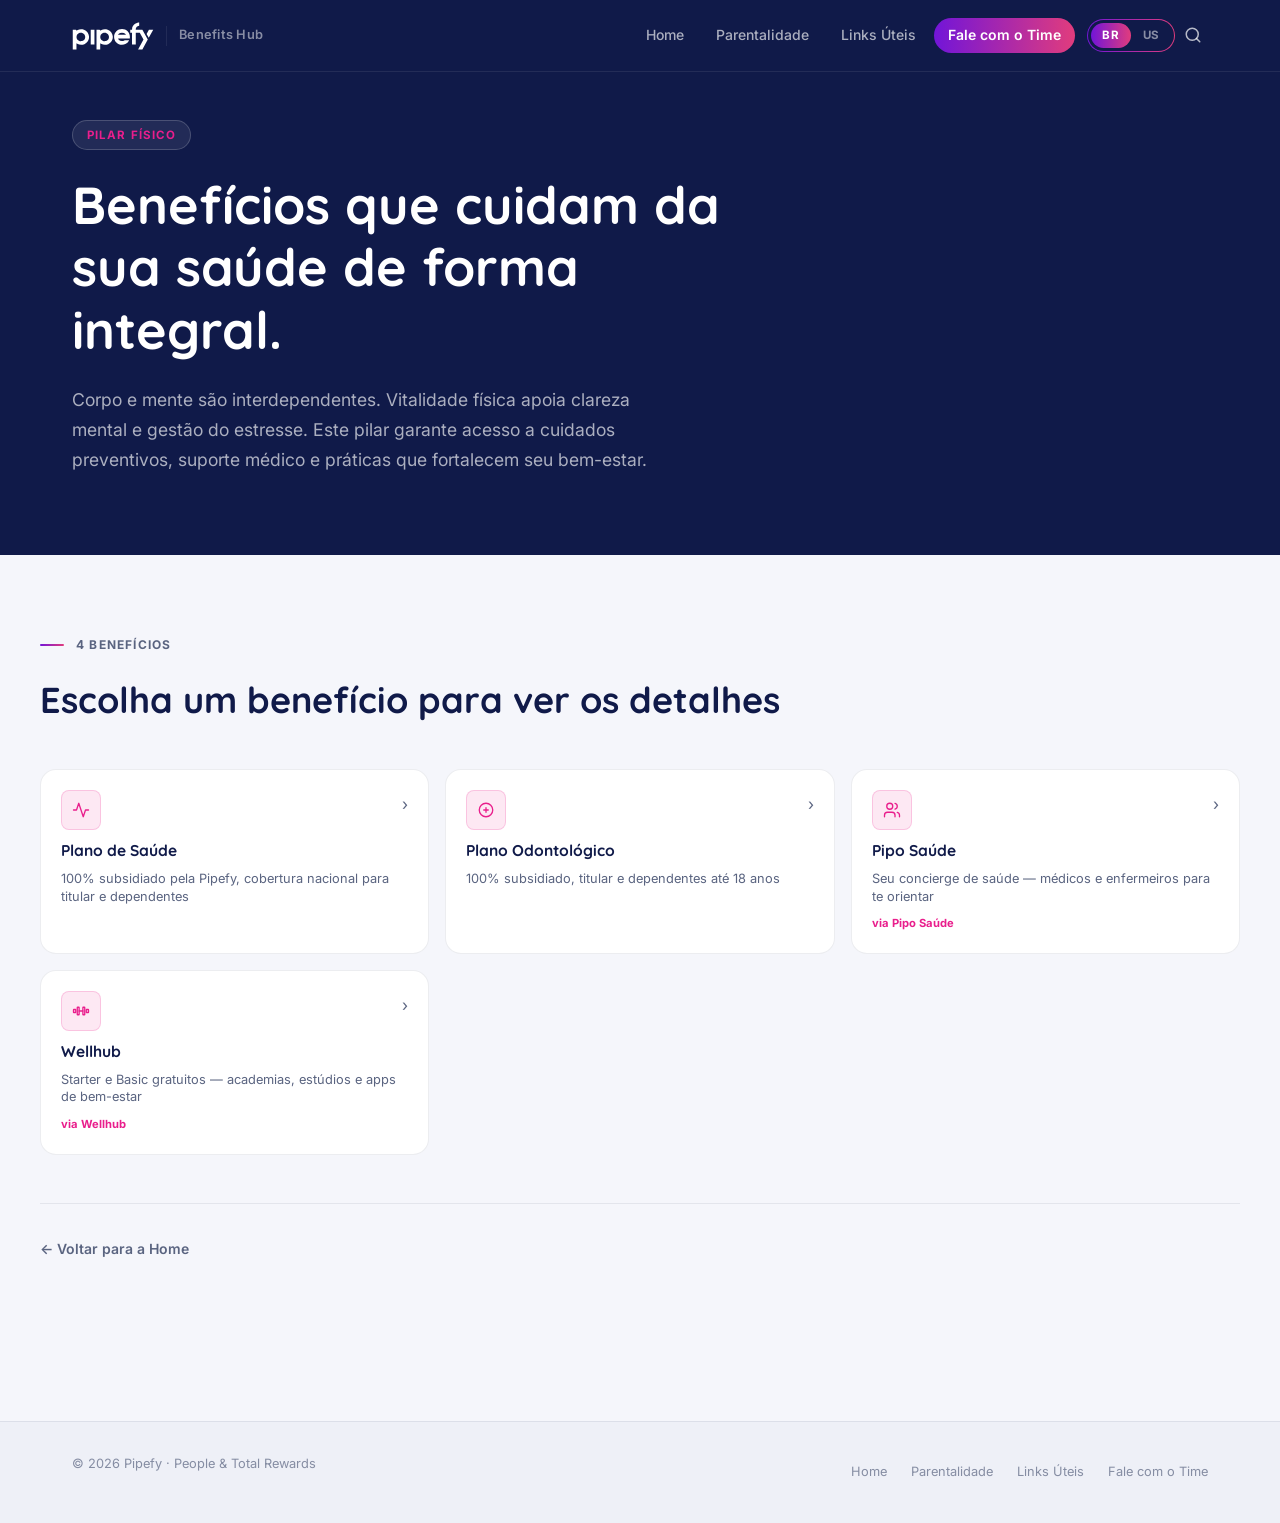
<file: pilares/fisico.html>
<!DOCTYPE html>
<html lang="pt-BR">
<head>
  <meta charset="UTF-8">
  <meta name="viewport" content="width=device-width, initial-scale=1.0">
  <meta name="description" content="Pilar Físico — Benefits Hub Pipefy">
  <title>Pilar Físico — Benefits Hub Pipefy</title>
  <link rel="preconnect" href="https://fonts.googleapis.com">
  <link rel="preconnect" href="https://fonts.gstatic.com" crossorigin>
  <link href="https://fonts.googleapis.com/css2?family=Inter:wght@300;400;500;600;700&family=Quicksand:wght@500;600;700&display=swap" rel="stylesheet">
  <link rel="stylesheet" href="../css/style.css">
  <style>
    :root { --pilar-color: #E91E8C; }

    .benefit-grid { display: grid; grid-template-columns: repeat(3, 1fr); gap: 1rem; margin-top: var(--space-xl); }
    .benefit-grid-card { background: var(--bg-card); border: 1px solid var(--border-subtle); border-radius: var(--radius-md); padding: 1.25rem; cursor: pointer; transition: border-color var(--transition), transform var(--transition), box-shadow var(--transition); display: flex; flex-direction: column; gap: 0.6rem; }
    .benefit-grid-card:hover { border-color: var(--pilar-color); transform: translateY(-2px); box-shadow: 0 6px 20px rgba(16,26,73,0.07); }
    .benefit-grid-card.active { border-color: var(--pilar-color); border-width: 2px; background: var(--bg-card-hover); }
    .benefit-grid-card:focus-visible { outline: 2px solid var(--pilar-color); outline-offset: 2px; }
    .grid-card-top { display: flex; align-items: flex-start; justify-content: space-between; gap: 0.5rem; }
    .grid-card-icon { width: 40px; height: 40px; flex-shrink: 0; border-radius: var(--radius-sm); background: rgba(233,30,140,0.1); display: flex; align-items: center; justify-content: center; border: 1px solid rgba(233,30,140,0.18); }
    .grid-card-icon svg { width: 18px; height: 18px; stroke: #E91E8C; fill: none; stroke-width: 1.75; stroke-linecap: round; stroke-linejoin: round; }
    .grid-card-arrow { font-size: 1rem; color: var(--text-secondary); transition: color var(--transition), transform var(--transition); margin-top: 0.1rem; }
    .benefit-grid-card.active .grid-card-arrow, .benefit-grid-card:hover .grid-card-arrow { color: var(--pilar-color); transform: rotate(90deg); }
    .grid-card-title { font-family: var(--font-heading); font-size: 0.975rem; font-weight: 700; color: var(--text-primary); line-height: 1.3; }
    .grid-card-desc { font-size: 0.8rem; color: var(--text-secondary); line-height: 1.4; }
    .grid-card-partner { font-size: 0.7rem; font-weight: 700; color: var(--pilar-color); align-self: flex-start; margin-top: auto; }

    .benefit-detail-panel { grid-column: 1 / -1; display: grid; grid-template-rows: 0fr; transition: grid-template-rows 0.4s ease; }
    .benefit-detail-panel.open { grid-template-rows: 1fr; }
    .panel-inner { overflow: hidden; }
    .panel-body { background: var(--bg-card); border: 2px solid var(--pilar-color); border-radius: var(--radius-md); padding: var(--space-lg); margin-top: 0.5rem; }
    .panel-header { display: flex; align-items: flex-start; justify-content: space-between; gap: var(--space-md); margin-bottom: var(--space-lg); padding-bottom: var(--space-md); border-bottom: 1px solid var(--border-subtle); }
    .panel-header h2 { font-size: 1.3rem; }
    .panel-title-row { display: flex; align-items: center; gap: 0.75rem; flex-wrap: wrap; }
    .panel-close { background: none; border: none; cursor: pointer; font-size: 1.1rem; color: var(--text-secondary); padding: 0.2rem 0.4rem; border-radius: 4px; transition: color var(--transition), background var(--transition); flex-shrink: 0; }
    .panel-close:hover { color: var(--text-primary); background: var(--bg-card-hover); }
    .panel-close:focus-visible { outline: 2px solid var(--pilar-color); outline-offset: 2px; }
    .panel-layers { display: grid; grid-template-columns: repeat(3, 1fr); gap: var(--space-lg); margin-bottom: var(--space-lg); }
    .panel-layers .layer { padding: 0; border: none; }
    .panel-layers .layer + .layer { border-left: 1px solid var(--border-subtle); padding-left: var(--space-lg); }
    .panel-links { display: flex; flex-wrap: wrap; gap: 0.5rem; margin-top: var(--space-sm); padding-top: var(--space-sm); border-top: 1px solid var(--border-subtle); }

    @media (max-width: 900px) {
      .benefit-grid { grid-template-columns: repeat(2, 1fr); }
      .panel-layers { grid-template-columns: 1fr; }
      .panel-layers .layer + .layer { border-left: none; border-top: 1px solid var(--border-subtle); padding-left: 0; padding-top: var(--space-md); }
    }
    @media (max-width: 600px) { .benefit-grid { grid-template-columns: 1fr; } }
  </style>
</head>
<body>
  <a href="#main-content" class="skip-link">Pular para o conteúdo</a>
  <div id="header-placeholder"></div>

  <main id="main-content">

    <section class="section-dark pilar-hero" aria-labelledby="pilar-title">
      <div class="container">
        <span class="pilar-badge">Pilar Físico</span>
        <h1 id="pilar-title">Benefícios que cuidam da sua saúde de forma integral.</h1>
        <p class="pilar-desc">Corpo e mente são interdependentes. Vitalidade física apoia clareza mental e gestão do estresse. Este pilar garante acesso a cuidados preventivos, suporte médico e práticas que fortalecem seu bem-estar.</p>
      </div>
    </section>

    <section>
      <div class="container section">
        <div class="section-label">4 benefícios</div>
        <h2>Escolha um benefício para ver os detalhes</h2>
        <div class="benefit-grid" id="benefit-grid" role="list"></div>
        <div class="pilar-footer-nav" style="margin-top:var(--space-xl)">
          <a href="../index.html">← Voltar para a Home</a>
        </div>
      </div>
    </section>

  </main>

  <div id="footer-placeholder"></div>

  <script>const BASE = '../';</script>
  <script src="../js/components.js"></script>
  <script>
  (function() {

    const PAYROLL = 'https://app.pipefy.com/organizations/28/interfaces/328df11f-2476-4de1-8bd9-bf581507f072/pages/674504c4-b009-4bd4-9773-a62fe9efbc1a';

    const BENEFITS = [
      {
        key: 'plano-saude',
        icon: 'plano-saude',
        title: 'Plano de Saúde',
        desc: '100% subsidiado pela Pipefy, cobertura nacional para titular e dependentes',
        layers: [
          {
            label: 'O que é',
            html: `<p>A Pipefy custeia 100% da mensalidade para titular e dependentes (cônjuge/companheiro(a) e filhos). Você escolhe entre duas operadoras na admissão:</p>
              <ul style="margin-top:0.5rem">
                <li><strong>SulAmérica Saúde:</strong> filhos cobertos até 24 anos</li>
                <li><strong>Seguros Unimed:</strong> filhos cobertos até 30 anos</li>
              </ul>
              <p style="margin-top:0.5rem">Ambos com abrangência nacional e acomodação em apartamento. Coparticipação de 20% em consultas, exames simples, terapias e pronto-socorro, descontada em folha somente quando houver uso. Internações não têm coparticipação (exceto psiquiátrica acima de 30 dias).</p>`
          },
          {
            label: 'Por que importa',
            html: `<p>Saber que você e sua família têm cobertura integral traz tranquilidade real no dia a dia. A Pipefy assume 100% do custo para que saúde nunca seja um obstáculo.</p>`
          },
          {
            label: 'Como usar',
            html: `<ol>
              <li>Na admissão, escolha a operadora (SulAmérica ou Unimed) no Formulário de Admissão.</li>
              <li>Para incluir dependentes: faça na admissão ou em até 30 dias de eventos como nascimento ou casamento via <a href="${PAYROLL}" target="_blank" rel="noopener">portal Payroll Support</a>. Solicitações fora do prazo ficam sujeitas a carências.</li>
              <li>Para usar fora da rede credenciada: pague a consulta e solicite reembolso direto no app SulAmérica ou Super App Unimed.</li>
            </ol>`
          }
        ],
        faq: [
          { q: 'Posso recusar o plano?', a: `<p>Sim, se já tiver plano ativo. Envie carta de próprio punho e comprovante de cobertura ao time de Payroll via <a href="${PAYROLL}" target="_blank" rel="noopener">portal Payroll Support</a>.</p>` },
          { q: 'O que acontece com o plano se eu for desligado(a)?', a: `<p>O benefício cessa no último dia trabalhado. Você pode optar por manter o plano arcando com o custo integral, desde que tenha contribuído com coparticipação (Lei 9656/98).</p>` },
          { q: 'Posso mudar de operadora depois?', a: `<p>A escolha é feita na admissão. Para dúvidas sobre alterações, entre em contato com o time de Payroll.</p>` }
        ]
      },
      {
        key: 'plano-odonto',
        icon: 'plano-odonto',
        title: 'Plano Odontológico',
        desc: '100% subsidiado, titular e dependentes até 18 anos',
        layers: [
          {
            label: 'O que é',
            html: `<p>A Pipefy custeia 100% da mensalidade para titular e dependentes (cônjuge/companheiro(a) e filhos até 18 anos). Duas modalidades disponíveis:</p>
              <ul style="margin-top:0.5rem">
                <li><strong>SulAmérica Odonto Nacional:</strong> elegível para todas as pessoas colaboradoras.</li>
                <li><strong>Unimed Odonto (Essencial RB):</strong> concedido automaticamente para quem escolher o plano de saúde da Unimed.</li>
              </ul>`
          },
          {
            label: 'Por que importa',
            html: `<p>Saúde bucal faz parte da saúde integral. Ter acesso a tratamentos preventivos e corretivos sem custo é uma forma concreta de cuidado que impacta qualidade de vida.</p>`
          },
          {
            label: 'Como usar',
            html: `<ol>
              <li>A inclusão do titular é automática na admissão.</li>
              <li>Para incluir dependentes: faça na admissão ou em até 30 dias de eventos como nascimento ou casamento via <a href="${PAYROLL}" target="_blank" rel="noopener">portal Payroll Support</a>.</li>
              <li>Para cancelar: apresente comprovante de outro plano odontológico ativo ao time de Payroll.</li>
            </ol>`
          }
        ]
      },
      {
        key: 'pipo',
        icon: 'pipo',
        title: 'Pipo Saúde',
        partner: 'via Pipo Saúde',
        desc: 'Seu concierge de saúde — médicos e enfermeiros para te orientar',
        layers: [
          {
            label: 'O que é',
            html: `<p>A Pipo Saúde é a parceira oficial de gestão de benefícios da Pipefy. Funciona como um concierge: médicos e enfermeiros disponíveis para te ajudar a navegar pelo plano e oferecer orientação clínica primária. Atende titulares e dependentes vinculados aos planos de saúde e odontológico.</p>
              <p style="margin-top:0.75rem"><strong>O que a Pipo FAZ:</strong> teleconsultas médicas, triagem de sintomas, encaminhamentos para especialistas, renovação de receitas, indicação de médicos e hospitais da rede, orientação sobre reembolso e solicitação de exames de rotina.</p>
              <p style="margin-top:0.5rem"><strong>Programa Pinguim:</strong> suporte especializado para gestantes e famílias em processo de adoção, acompanhando você nesse momento tão especial.</p>
              <p style="margin-top:0.5rem"><strong>O que a Pipo NÃO FAZ:</strong> agendar consultas, solicitar reembolso em seu nome, fazer alterações cadastrais, garantir liberação de procedimentos. Em emergências, vá ao PS imediatamente.</p>`
          },
          {
            label: 'Por que importa',
            html: `<p>Saber para quem ligar quando você não sabe o que fazer é um suporte enorme. A Pipo elimina a burocracia e coloca um time de saúde real do seu lado, sem custo adicional.</p>`
          },
          {
            label: 'Como usar',
            html: `<p><strong>WhatsApp:</strong> <a href="https://wa.me/5511942021122" target="_blank" rel="noopener">+55 11 94202-1122</a></p>
              <p style="margin-top:0.5rem"><strong>Web:</strong> <a href="https://membro.piposaude.com.br" target="_blank" rel="noopener">membro.piposaude.com.br</a></p>
              <p style="margin-top:0.75rem;font-size:0.85rem;color:var(--text-secondary)">Dúvidas administrativas: seg. a sex., 9h às 18h. Triagem clínica: 24h, seg. a sex.</p>`
          }
        ]
      },
      {
        key: 'wellhub',
        icon: 'wellhub',
        title: 'Wellhub',
        partner: 'via Wellhub',
        desc: 'Starter e Basic gratuitos — academias, estúdios e apps de bem-estar',
        layers: [
          {
            label: 'O que é',
            html: `<p>Acesso a uma rede de academias, estúdios, personal trainers e apps de bem-estar em todo o Brasil. Adesão opcional, sem carência. A Pipefy custeia 100% dos planos de entrada:</p>
              <ul style="margin-top:0.5rem">
                <li>Starter: <strong>gratuito</strong></li>
                <li>Basic: <strong>gratuito</strong></li>
                <li>Basic+: R$ 10,09/mês</li>
                <li>Silver: R$ 60,09/mês</li>
                <li>Silver+: R$ 110,09/mês</li>
                <li>Gold: R$ 230,09/mês · Gold+: R$ 350,09/mês</li>
                <li>Platinum: R$ 510,09/mês · Diamond: R$ 610,09/mês · Diamond+: R$ 690,09/mês</li>
              </ul>
              <p style="margin-top:0.5rem;font-size:0.85rem;color:var(--text-secondary)">Dependentes legais (cônjuge e filhos) podem ser incluídos pelo titular no app, pelos valores de mercado da plataforma.</p>`
          },
          {
            label: 'Por que importa',
            html: `<p>Exercício regular melhora humor, qualidade do sono e reduz tensão. Ter acesso a modalidades variadas — do app de meditação à academia presencial — facilita encontrar o que funciona para você.</p>`
          },
          {
            label: 'Como usar',
            html: `<ol>
              <li>Baixe o app Wellhub.</li>
              <li>Cadastre-se com seu e-mail corporativo ou CPF.</li>
              <li>Escolha o plano e ative. Para planos pagos, o desconto pode ser feito em folha ou por cartão direto na plataforma.</li>
            </ol>`
          }
        ]
      }
    ];

    const ICONS = {
      'plano-saude': '<path d="M22 12h-4l-3 9L9 3l-3 9H2"/>',
      'plano-odonto': '<circle cx="12" cy="12" r="9"/><path d="M9 12h6M12 9v6"/>',
      'pipo': '<path d="M16 21v-2a4 4 0 0 0-4-4H6a4 4 0 0 0-4 4v2"/><circle cx="9" cy="7" r="4"/><path d="M22 21v-2a4 4 0 0 0-3-3.87"/><path d="M16 3.13a4 4 0 0 1 0 7.75"/>',
      'wellhub': '<rect x="2" y="10" width="3" height="4" rx="0.5"/><rect x="7" y="7" width="2.5" height="10" rx="0.5"/><line x1="9.5" y1="12" x2="14.5" y2="12"/><rect x="14.5" y="7" width="2.5" height="10" rx="0.5"/><rect x="19" y="10" width="3" height="4" rx="0.5"/>',
    };

    const grid = document.getElementById('benefit-grid');
    let activeKey = null, activePanel = null;

    function renderCard(b) {
      const card = document.createElement('div');
      card.className = 'benefit-grid-card';
      card.setAttribute('role', 'listitem');
      card.setAttribute('tabindex', '0');
      card.dataset.key = b.key;
      card.innerHTML = `
        <div class="grid-card-top">
          <div class="grid-card-icon"><svg viewBox="0 0 24 24">${ICONS[b.icon] || ''}</svg></div>
          <span class="grid-card-arrow">›</span>
        </div>
        <div class="grid-card-title">${b.title}</div>
        <div class="grid-card-desc">${b.desc}</div>
        ${b.partner ? `<div class="grid-card-partner">${b.partner}</div>` : ''}
      `;
      card.addEventListener('click', () => togglePanel(b.key, card));
      card.addEventListener('keydown', e => { if (e.key === 'Enter' || e.key === ' ') { e.preventDefault(); togglePanel(b.key, card); } });
      return card;
    }

    function renderPanelContent(b) {
      const layersHtml = b.layers.map((l) => {
        const linksHtml = l.links ? `<div class="panel-links">${l.links.map(lk => `<a href="${lk.url}" class="action-link" target="_blank" rel="noopener">${lk.label}</a>`).join('')}</div>` : '';
        return `<div class="layer"><span class="layer-label">${l.label}</span>${l.html}${linksHtml}</div>`;
      }).join('');

      let faqHtml = '';
      if (b.faq && b.faq.length) {
        faqHtml = `<div class="faq-section"><div class="faq-section-label">Perguntas frequentes</div><div class="faq-list">${b.faq.map(f => `
          <div class="faq-item">
            <button class="faq-btn" aria-expanded="false">${f.q} <svg class="faq-chevron" viewBox="0 0 24 24" fill="none" stroke="currentColor" stroke-width="2.5" stroke-linecap="round"><polyline points="6 9 12 15 18 9"/></svg></button>
            <div class="faq-panel" role="region"><div class="faq-panel-inner">${f.a}</div></div>
          </div>`).join('')}</div></div>`;
      }

      return `<div class="panel-body">
        <div class="panel-header">
          <div class="panel-title-row">
            <h2>${b.title}</h2>
            ${b.partner ? `<span class="benefit-partner">${b.partner}</span>` : ''}
          </div>
          <button class="panel-close" aria-label="Fechar painel">✕</button>
        </div>
        <div class="panel-layers">${layersHtml}</div>
        ${faqHtml}
      </div>`;
    }

    function getLastCardInRow(clickedCard) {
      const cards = [...grid.querySelectorAll('.benefit-grid-card')];
      const top = clickedCard.getBoundingClientRect().top;
      let last = clickedCard;
      cards.forEach(c => {
        if (Math.abs(c.getBoundingClientRect().top - top) < 5 && c.getBoundingClientRect().left >= last.getBoundingClientRect().left) last = c;
      });
      return last;
    }

    function closePanel() {
      if (!activePanel) return;
      activePanel.classList.remove('open');
      const prev = activePanel;
      setTimeout(() => { if (prev.parentNode) prev.remove(); }, 400);
      activePanel = null;
      grid.querySelectorAll('.benefit-grid-card.active').forEach(c => c.classList.remove('active'));
      activeKey = null;
    }

    function togglePanel(key, clickedCard) {
      if (activeKey === key) { closePanel(); return; }
      closePanel();
      activeKey = key;
      const b = BENEFITS.find(x => x.key === key);
      const panel = document.createElement('div');
      panel.className = 'benefit-detail-panel';
      panel.innerHTML = `<div class="panel-inner">${renderPanelContent(b)}</div>`;
      getLastCardInRow(clickedCard).insertAdjacentElement('afterend', panel);
      activePanel = panel;
      clickedCard.classList.add('active');
      panel.querySelector('.panel-close').addEventListener('click', closePanel);
      requestAnimationFrame(() => requestAnimationFrame(() => panel.classList.add('open')));
      setTimeout(() => panel.scrollIntoView({ behavior: 'smooth', block: 'nearest' }), 50);
      panel.querySelectorAll('.faq-btn').forEach(btn => {
        btn.addEventListener('click', () => {
          const item = btn.closest('.faq-item');
          const fp = item.querySelector('.faq-panel');
          const isOpen = item.classList.contains('open');
          panel.querySelectorAll('.faq-item.open').forEach(o => {
            o.classList.remove('open');
            o.querySelector('.faq-panel').style.maxHeight = null;
            o.querySelector('.faq-btn').setAttribute('aria-expanded', 'false');
          });
          if (!isOpen) {
            item.classList.add('open');
            fp.style.maxHeight = fp.scrollHeight + 'px';
            btn.setAttribute('aria-expanded', 'true');
          }
        });
      });
    }

    BENEFITS.forEach(b => grid.appendChild(renderCard(b)));

  })();
  </script>
</body>
</html>
</file>
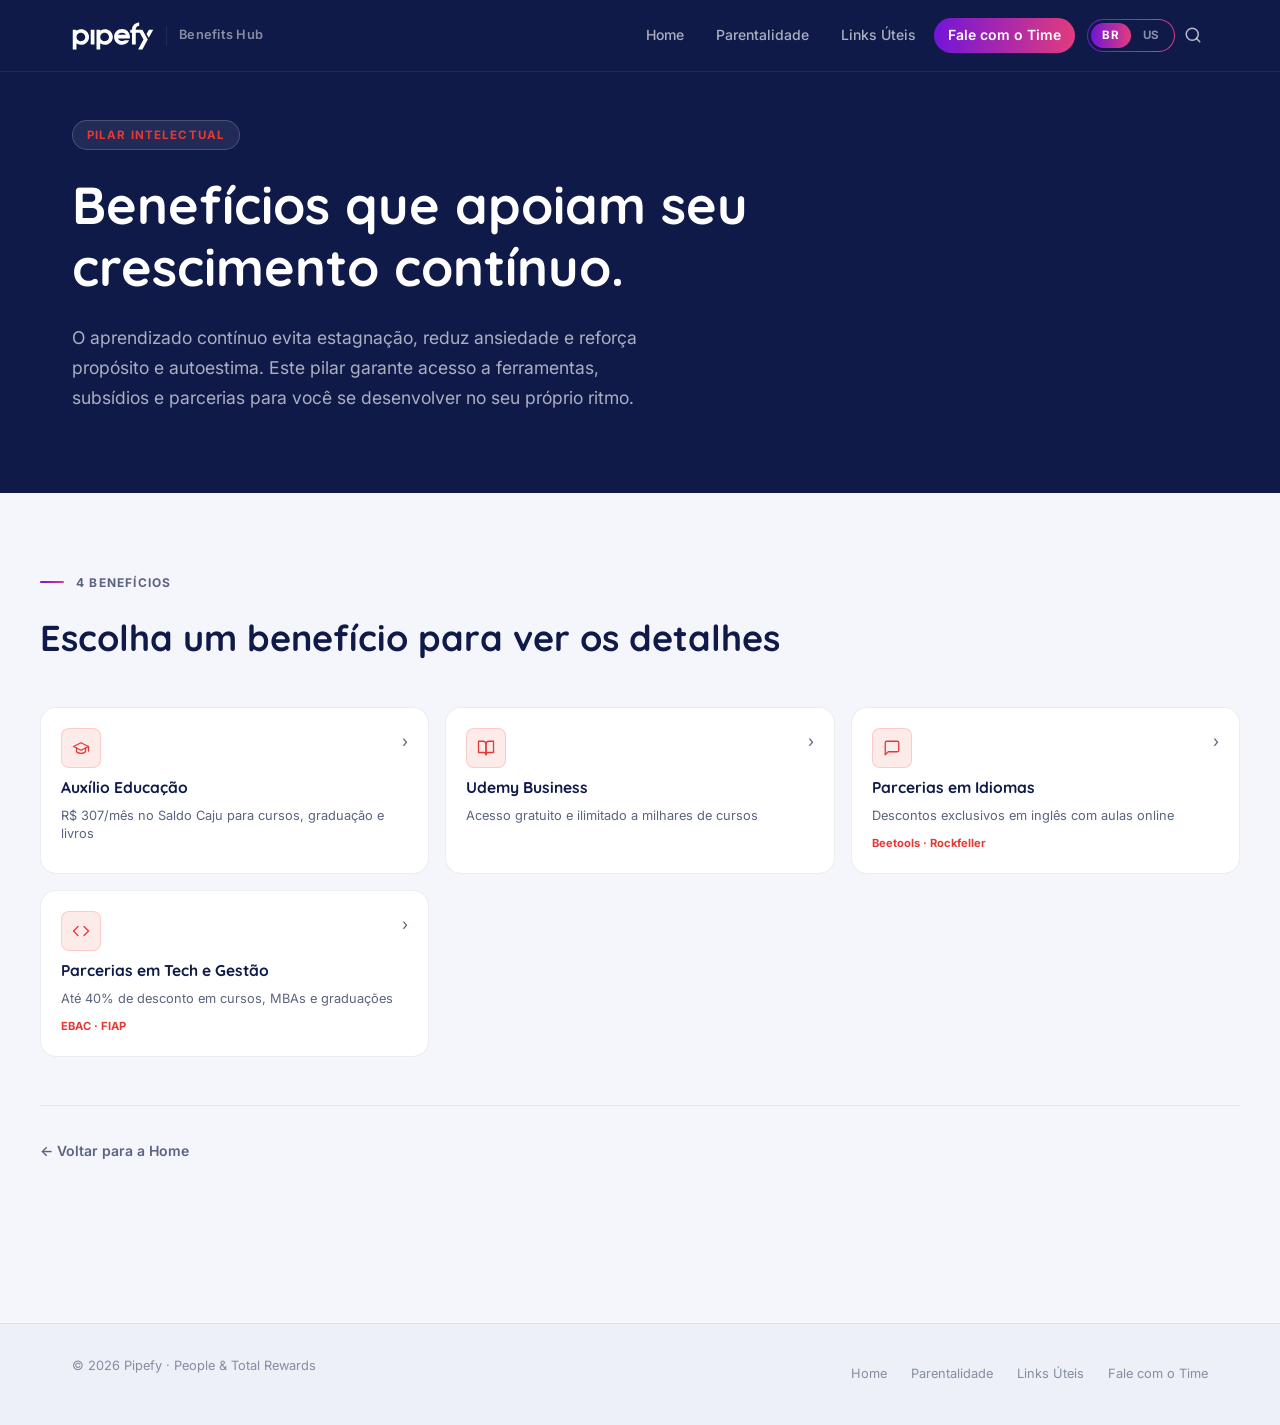
<file: pilares/intelectual.html>
<!DOCTYPE html>
<html lang="pt-BR">
<head>
  <meta charset="UTF-8">
  <meta name="viewport" content="width=device-width, initial-scale=1.0">
  <meta name="description" content="Pilar Intelectual — Benefits Hub Pipefy">
  <title>Pilar Intelectual — Benefits Hub Pipefy</title>
  <link rel="preconnect" href="https://fonts.googleapis.com">
  <link rel="preconnect" href="https://fonts.gstatic.com" crossorigin>
  <link href="https://fonts.googleapis.com/css2?family=Inter:wght@300;400;500;600;700&family=Quicksand:wght@500;600;700&display=swap" rel="stylesheet">
  <link rel="stylesheet" href="../css/style.css">
  <style>
    :root { --pilar-color: #E53935; }

    .benefit-grid { display: grid; grid-template-columns: repeat(3, 1fr); gap: 1rem; margin-top: var(--space-xl); }
    .benefit-grid-card { background: var(--bg-card); border: 1px solid var(--border-subtle); border-radius: var(--radius-md); padding: 1.25rem; cursor: pointer; transition: border-color var(--transition), transform var(--transition), box-shadow var(--transition); display: flex; flex-direction: column; gap: 0.6rem; }
    .benefit-grid-card:hover { border-color: var(--pilar-color); transform: translateY(-2px); box-shadow: 0 6px 20px rgba(16,26,73,0.07); }
    .benefit-grid-card.active { border-color: var(--pilar-color); border-width: 2px; background: var(--bg-card-hover); }
    .benefit-grid-card:focus-visible { outline: 2px solid var(--pilar-color); outline-offset: 2px; }
    .grid-card-top { display: flex; align-items: flex-start; justify-content: space-between; gap: 0.5rem; }
    .grid-card-icon { width: 40px; height: 40px; flex-shrink: 0; border-radius: var(--radius-sm); background: rgba(229,57,53,0.1); display: flex; align-items: center; justify-content: center; border: 1px solid rgba(229,57,53,0.18); }
    .grid-card-icon svg { width: 18px; height: 18px; stroke: #E53935; fill: none; stroke-width: 1.75; stroke-linecap: round; stroke-linejoin: round; }
    .grid-card-arrow { font-size: 1rem; color: var(--text-secondary); transition: color var(--transition), transform var(--transition); margin-top: 0.1rem; }
    .benefit-grid-card.active .grid-card-arrow, .benefit-grid-card:hover .grid-card-arrow { color: var(--pilar-color); transform: rotate(90deg); }
    .grid-card-title { font-family: var(--font-heading); font-size: 0.975rem; font-weight: 700; color: var(--text-primary); line-height: 1.3; }
    .grid-card-desc { font-size: 0.8rem; color: var(--text-secondary); line-height: 1.4; }
    .grid-card-partner { font-size: 0.7rem; font-weight: 700; color: var(--pilar-color); align-self: flex-start; margin-top: auto; }

    .benefit-detail-panel { grid-column: 1 / -1; display: grid; grid-template-rows: 0fr; transition: grid-template-rows 0.4s ease; }
    .benefit-detail-panel.open { grid-template-rows: 1fr; }
    .panel-inner { overflow: hidden; }
    .panel-body { background: var(--bg-card); border: 2px solid var(--pilar-color); border-radius: var(--radius-md); padding: var(--space-lg); margin-top: 0.5rem; }
    .panel-header { display: flex; align-items: flex-start; justify-content: space-between; gap: var(--space-md); margin-bottom: var(--space-lg); padding-bottom: var(--space-md); border-bottom: 1px solid var(--border-subtle); }
    .panel-header h2 { font-size: 1.3rem; }
    .panel-title-row { display: flex; align-items: center; gap: 0.75rem; flex-wrap: wrap; }
    .panel-close { background: none; border: none; cursor: pointer; font-size: 1.1rem; color: var(--text-secondary); padding: 0.2rem 0.4rem; border-radius: 4px; transition: color var(--transition), background var(--transition); flex-shrink: 0; }
    .panel-close:hover { color: var(--text-primary); background: var(--bg-card-hover); }
    .panel-close:focus-visible { outline: 2px solid var(--pilar-color); outline-offset: 2px; }
    .panel-layers { display: grid; grid-template-columns: repeat(3, 1fr); gap: var(--space-lg); margin-bottom: var(--space-lg); }
    .panel-layers .layer { padding: 0; border: none; }
    .panel-layers .layer + .layer { border-left: 1px solid var(--border-subtle); padding-left: var(--space-lg); }
    .panel-links { display: flex; flex-wrap: wrap; gap: 0.5rem; margin-top: var(--space-sm); padding-top: var(--space-sm); border-top: 1px solid var(--border-subtle); }
    .partner-block { padding: 0.75rem; background: var(--bg-card-hover); border-radius: var(--radius-sm); margin-top: 0.75rem; }
    .partner-block-title { font-weight: 700; font-size: 0.875rem; color: var(--pilar-color); margin-bottom: 0.4rem; }

    @media (max-width: 900px) {
      .benefit-grid { grid-template-columns: repeat(2, 1fr); }
      .panel-layers { grid-template-columns: 1fr; }
      .panel-layers .layer + .layer { border-left: none; border-top: 1px solid var(--border-subtle); padding-left: 0; padding-top: var(--space-md); }
    }
    @media (max-width: 600px) { .benefit-grid { grid-template-columns: 1fr; } }
  </style>
</head>
<body>
  <a href="#main-content" class="skip-link">Pular para o conteúdo</a>
  <div id="header-placeholder"></div>

  <main id="main-content">

    <section class="section-dark pilar-hero" aria-labelledby="pilar-title">
      <div class="container">
        <span class="pilar-badge">Pilar Intelectual</span>
        <h1 id="pilar-title">Benefícios que apoiam seu crescimento contínuo.</h1>
        <p class="pilar-desc">O aprendizado contínuo evita estagnação, reduz ansiedade e reforça propósito e autoestima. Este pilar garante acesso a ferramentas, subsídios e parcerias para você se desenvolver no seu próprio ritmo.</p>
      </div>
    </section>

    <section>
      <div class="container section">
        <div class="section-label">4 benefícios</div>
        <h2>Escolha um benefício para ver os detalhes</h2>
        <div class="benefit-grid" id="benefit-grid" role="list"></div>
        <div class="pilar-footer-nav" style="margin-top:var(--space-xl)">
          <a href="../index.html">← Voltar para a Home</a>
        </div>
      </div>
    </section>

  </main>

  <div id="footer-placeholder"></div>

  <script>const BASE = '../';</script>
  <script src="../js/components.js"></script>
  <script>
  (function() {

    const REIMBURSEMENT = 'https://app.pipefy.com/public/form/7Up3CYPW?utm_source=pipefy-ai';

    const BENEFITS = [
      {
        key: 'auxilio-educacao',
        icon: 'auxilio-educacao',
        title: 'Auxílio Educação',
        desc: 'R$ 307/mês no Saldo Caju para cursos, graduação e livros',
        layers: [
          {
            label: 'O que é',
            html: `<p><strong>R$ 307 mensais</strong> no Saldo Caju para uso em educação. Válido para graduação, pós-graduação, cursos de especialização, idiomas, cursos de bem-estar (culinária etc.) e livros. Use diretamente pelo cartão Caju nos estabelecimentos que o aceitam, ou transfira o saldo via PIX para uma conta externa e pague onde preferir.</p>`
          },
          {
            label: 'Por que importa',
            html: `<p>Remover a barreira financeira do aprendizado é um investimento no seu desenvolvimento. Com esse subsídio, você escolhe o que estudar e quando, sem precisar justificar a escolha.</p>`
          },
          {
            label: 'Como usar',
            html: `<ol>
              <li>Use o cartão Caju diretamente em plataformas e instituições que o aceitem.</li>
              <li>Para pagar onde o Caju não é aceito: transfira o saldo via PIX para uma conta externa pelo app Caju.</li>
            </ol>`
          }
        ]
      },
      {
        key: 'udemy',
        icon: 'udemy',
        title: 'Udemy Business',
        desc: 'Acesso gratuito e ilimitado a milhares de cursos',
        layers: [
          {
            label: 'O que é',
            html: `<p>Licença corporativa da Udemy Business com acesso ilimitado a milhares de cursos para desenvolver hard e soft skills. A Pipefy adota uma política de uso ativo para garantir que as licenças fiquem com quem está estudando de verdade:</p>
              <ul style="margin-top:0.5rem">
                <li>Ative sua conta em até <strong>30 dias</strong> após receber o convite.</li>
                <li>Consuma no mínimo <strong>1 hora de conteúdo por mês</strong> para manter a licença.</li>
                <li>Licenças inativas são desativadas automaticamente. Para reativar, aguarde 1 mês e solicite novamente.</li>
              </ul>`
          },
          {
            label: 'Por que importa',
            html: `<p>Acesso ilimitado a cursos de tecnologia, gestão, design, idiomas e muito mais. Aprender de forma autônoma e no próprio ritmo é um dos pilares da cultura da Pipefy — Learning Diamond é um dos nossos valores.</p>`
          },
          {
            label: 'Como usar',
            html: `<ol>
              <li>Solicite sua licença pelo <a href="https://app.pipefy.com/public/form/iW8MbKGw" target="_blank" rel="noopener">Pipe Udemy Usability</a> (primeira vez ou reativação).</li>
              <li>Ative a conta em até 30 dias após receber o e-mail de boas-vindas.</li>
              <li>Dúvidas sobre trilhas de aprendizado: fale com o time de Learning &amp; Development.</li>
            </ol>`
          }
        ]
      },
      {
        key: 'parceria-idiomas',
        icon: 'parceria-idiomas',
        title: 'Parcerias em Idiomas',
        partner: 'Beetools · Rockfeller',
        desc: 'Descontos exclusivos em inglês com aulas online',
        layers: [
          {
            label: 'Beetools',
            html: `<p>Aulas individuais de inglês com metodologia interativa, Realidade Virtual e app. Agendamento flexível, foco em fluência em 18 meses. Planos com desconto Pipefy:</p>
              <ul style="margin-top:0.5rem">
                <li><strong>BeeEssencial</strong> (6 aulas/mês): R$ 254,15</li>
                <li><strong>BeeSmart</strong> (8 aulas/mês): R$ 295,20</li>
                <li><strong>BeeBlack</strong> (12 aulas/mês): R$ 479,20 — inclui exame TOEIC ou TOEFL ITP</li>
                <li><strong>BeeFast</strong> (30 aulas/mês, intensivo): R$ 1.119,20</li>
              </ul>
              <p style="margin-top:0.75rem;font-size:0.85rem">Contato: <a href="https://wa.me/5541991825351" target="_blank" rel="noopener">(41) 99182-5351</a> · <a href="https://www.beetoolscuritiba.com.br" target="_blank" rel="noopener">beetoolscuritiba.com.br</a></p>`
          },
          {
            label: 'Rockfeller',
            html: `<p>Turmas reduzidas (até 8 alunos), método face-to-face e conteúdo online. Do básico à fluência em 2,5 anos. <strong>40% de desconto</strong> no curso, extensível a familiares:</p>
              <ul style="margin-top:0.5rem">
                <li><strong>Upper Intermediate</strong> (18 meses): 18x de R$ 270 + taxa de adesão R$ 250 + material R$ 594/semestre</li>
                <li><strong>Fluency</strong> (30 meses): 30x de R$ 270 + taxa de adesão R$ 250 + material R$ 594/semestre</li>
              </ul>
              <p style="margin-top:0.75rem;font-size:0.85rem">Contato: <a href="https://wa.me/5541987151854" target="_blank" rel="noopener">(41) 98715-1854</a></p>`
          },
          {
            label: 'Por que importa',
            html: `<p>Inglês é uma habilidade que abre portas profissionais e pessoais. Ter acesso a condições especiais por ser colaborador Pipefy torna esse investimento mais acessível — e você pode estudar de onde estiver.</p>`
          }
        ]
      },
      {
        key: 'parceria-tech',
        icon: 'parceria-tech',
        title: 'Parcerias em Tech e Gestão',
        partner: 'EBAC · FIAP',
        desc: 'Até 40% de desconto em cursos, MBAs e graduações',
        layers: [
          {
            label: 'EBAC',
            html: `<p>Mais de 150 cursos nas áreas de Design, Audiovisual, Programação &amp; Data, Games, Marketing, Negócios e Fashion. <strong>40% de desconto</strong> exclusivo para colaboradores.</p>
              <p style="margin-top:0.5rem">Use o Promocode <strong>parceria_pipefy</strong> ao se inscrever para ativar o desconto.</p>
              <p style="margin-top:0.75rem;font-size:0.85rem">Dúvidas: <a href="https://wa.me/551142002991" target="_blank" rel="noopener">(11) 4200-2991</a></p>`
          },
          {
            label: 'FIAP',
            html: `<p>Descontos em múltiplos formatos (não cumulativos com outras bolsas):</p>
              <ul style="margin-top:0.5rem">
                <li><strong>MBA+, Pós Tech, Graduação online, SHIFT:</strong> 20% OFF</li>
                <li><strong>Graduação presencial, FIAP School, Módulo:</strong> 10% OFF</li>
              </ul>
              <p style="margin-top:0.5rem;font-size:0.85rem">Para solicitar, envie holerite recente ou CTPS (CLT) / contrato de prestação de serviços (PJ) para o canal da sua modalidade:</p>
              <ul style="margin-top:0.3rem;font-size:0.85rem">
                <li>MBA: atendimento@fiap.com.br</li>
                <li>Pós Tech: atendimento.postech@fiap.com.br</li>
                <li>Graduação / FIAP School: helpcenter@fiap.com.br</li>
                <li>SHIFT: shift@fiap.com.br</li>
                <li>Dúvidas gerais: parceria@fiap.com.br · <a href="https://wa.me/5511981700028" target="_blank" rel="noopener">(11) 98170-0028</a></li>
              </ul>`
          },
          {
            label: 'Por que importa',
            html: `<p>Desenvolver competências técnicas e de gestão nunca foi tão necessário. Esses descontos reduzem o custo de cursos e graduações de referência no mercado — de tecnologia e dados a design e negócios.</p>`
          }
        ]
      }
    ];

    const ICONS = {
      'auxilio-educacao': '<path d="M22 10v6M2 10l10-5 10 5-10 5z"/><path d="M6 12v5c3 3 9 3 12 0v-5"/>',
      'udemy': '<path d="M2 3h6a4 4 0 0 1 4 4v14a3 3 0 0 0-3-3H2z"/><path d="M22 3h-6a4 4 0 0 0-4 4v14a3 3 0 0 1 3-3h7z"/>',
      'parceria-idiomas': '<path d="M21 15a2 2 0 0 1-2 2H7l-4 4V5a2 2 0 0 1 2-2h14a2 2 0 0 1 2 2z"/>',
      'parceria-tech': '<polyline points="16 18 22 12 16 6"/><polyline points="8 6 2 12 8 18"/>',
    };

    const grid = document.getElementById('benefit-grid');
    let activeKey = null, activePanel = null;

    function renderCard(b) {
      const card = document.createElement('div');
      card.className = 'benefit-grid-card';
      card.setAttribute('role', 'listitem');
      card.setAttribute('tabindex', '0');
      card.dataset.key = b.key;
      card.innerHTML = `
        <div class="grid-card-top">
          <div class="grid-card-icon"><svg viewBox="0 0 24 24">${ICONS[b.icon] || ''}</svg></div>
          <span class="grid-card-arrow">›</span>
        </div>
        <div class="grid-card-title">${b.title}</div>
        <div class="grid-card-desc">${b.desc}</div>
        ${b.partner ? `<div class="grid-card-partner">${b.partner}</div>` : ''}
      `;
      card.addEventListener('click', () => togglePanel(b.key, card));
      card.addEventListener('keydown', e => { if (e.key === 'Enter' || e.key === ' ') { e.preventDefault(); togglePanel(b.key, card); } });
      return card;
    }

    function renderPanelContent(b) {
      const layersHtml = b.layers.map((l) => {
        const linksHtml = l.links ? `<div class="panel-links">${l.links.map(lk => `<a href="${lk.url}" class="action-link" target="_blank" rel="noopener">${lk.label}</a>`).join('')}</div>` : '';
        return `<div class="layer"><span class="layer-label">${l.label}</span>${l.html}${linksHtml}</div>`;
      }).join('');

      let faqHtml = '';
      if (b.faq && b.faq.length) {
        faqHtml = `<div class="faq-section"><div class="faq-section-label">Perguntas frequentes</div><div class="faq-list">${b.faq.map(f => `
          <div class="faq-item">
            <button class="faq-btn" aria-expanded="false">${f.q} <svg class="faq-chevron" viewBox="0 0 24 24" fill="none" stroke="currentColor" stroke-width="2.5" stroke-linecap="round"><polyline points="6 9 12 15 18 9"/></svg></button>
            <div class="faq-panel" role="region"><div class="faq-panel-inner">${f.a}</div></div>
          </div>`).join('')}</div></div>`;
      }

      return `<div class="panel-body">
        <div class="panel-header">
          <div class="panel-title-row">
            <h2>${b.title}</h2>
            ${b.partner ? `<span class="benefit-partner">${b.partner}</span>` : ''}
          </div>
          <button class="panel-close" aria-label="Fechar painel">✕</button>
        </div>
        <div class="panel-layers">${layersHtml}</div>
        ${faqHtml}
      </div>`;
    }

    function getLastCardInRow(clickedCard) {
      const cards = [...grid.querySelectorAll('.benefit-grid-card')];
      const top = clickedCard.getBoundingClientRect().top;
      let last = clickedCard;
      cards.forEach(c => {
        if (Math.abs(c.getBoundingClientRect().top - top) < 5 && c.getBoundingClientRect().left >= last.getBoundingClientRect().left) last = c;
      });
      return last;
    }

    function closePanel() {
      if (!activePanel) return;
      activePanel.classList.remove('open');
      const prev = activePanel;
      setTimeout(() => { if (prev.parentNode) prev.remove(); }, 400);
      activePanel = null;
      grid.querySelectorAll('.benefit-grid-card.active').forEach(c => c.classList.remove('active'));
      activeKey = null;
    }

    function togglePanel(key, clickedCard) {
      if (activeKey === key) { closePanel(); return; }
      closePanel();
      activeKey = key;
      const b = BENEFITS.find(x => x.key === key);
      const panel = document.createElement('div');
      panel.className = 'benefit-detail-panel';
      panel.innerHTML = `<div class="panel-inner">${renderPanelContent(b)}</div>`;
      getLastCardInRow(clickedCard).insertAdjacentElement('afterend', panel);
      activePanel = panel;
      clickedCard.classList.add('active');
      panel.querySelector('.panel-close').addEventListener('click', closePanel);
      requestAnimationFrame(() => requestAnimationFrame(() => panel.classList.add('open')));
      setTimeout(() => panel.scrollIntoView({ behavior: 'smooth', block: 'nearest' }), 50);
      panel.querySelectorAll('.faq-btn').forEach(btn => {
        btn.addEventListener('click', () => {
          const item = btn.closest('.faq-item');
          const fp = item.querySelector('.faq-panel');
          const isOpen = item.classList.contains('open');
          panel.querySelectorAll('.faq-item.open').forEach(o => {
            o.classList.remove('open');
            o.querySelector('.faq-panel').style.maxHeight = null;
            o.querySelector('.faq-btn').setAttribute('aria-expanded', 'false');
          });
          if (!isOpen) {
            item.classList.add('open');
            fp.style.maxHeight = fp.scrollHeight + 'px';
            btn.setAttribute('aria-expanded', 'true');
          }
        });
      });
    }

    BENEFITS.forEach(b => grid.appendChild(renderCard(b)));

  })();
  </script>
</body>
</html>
</file>
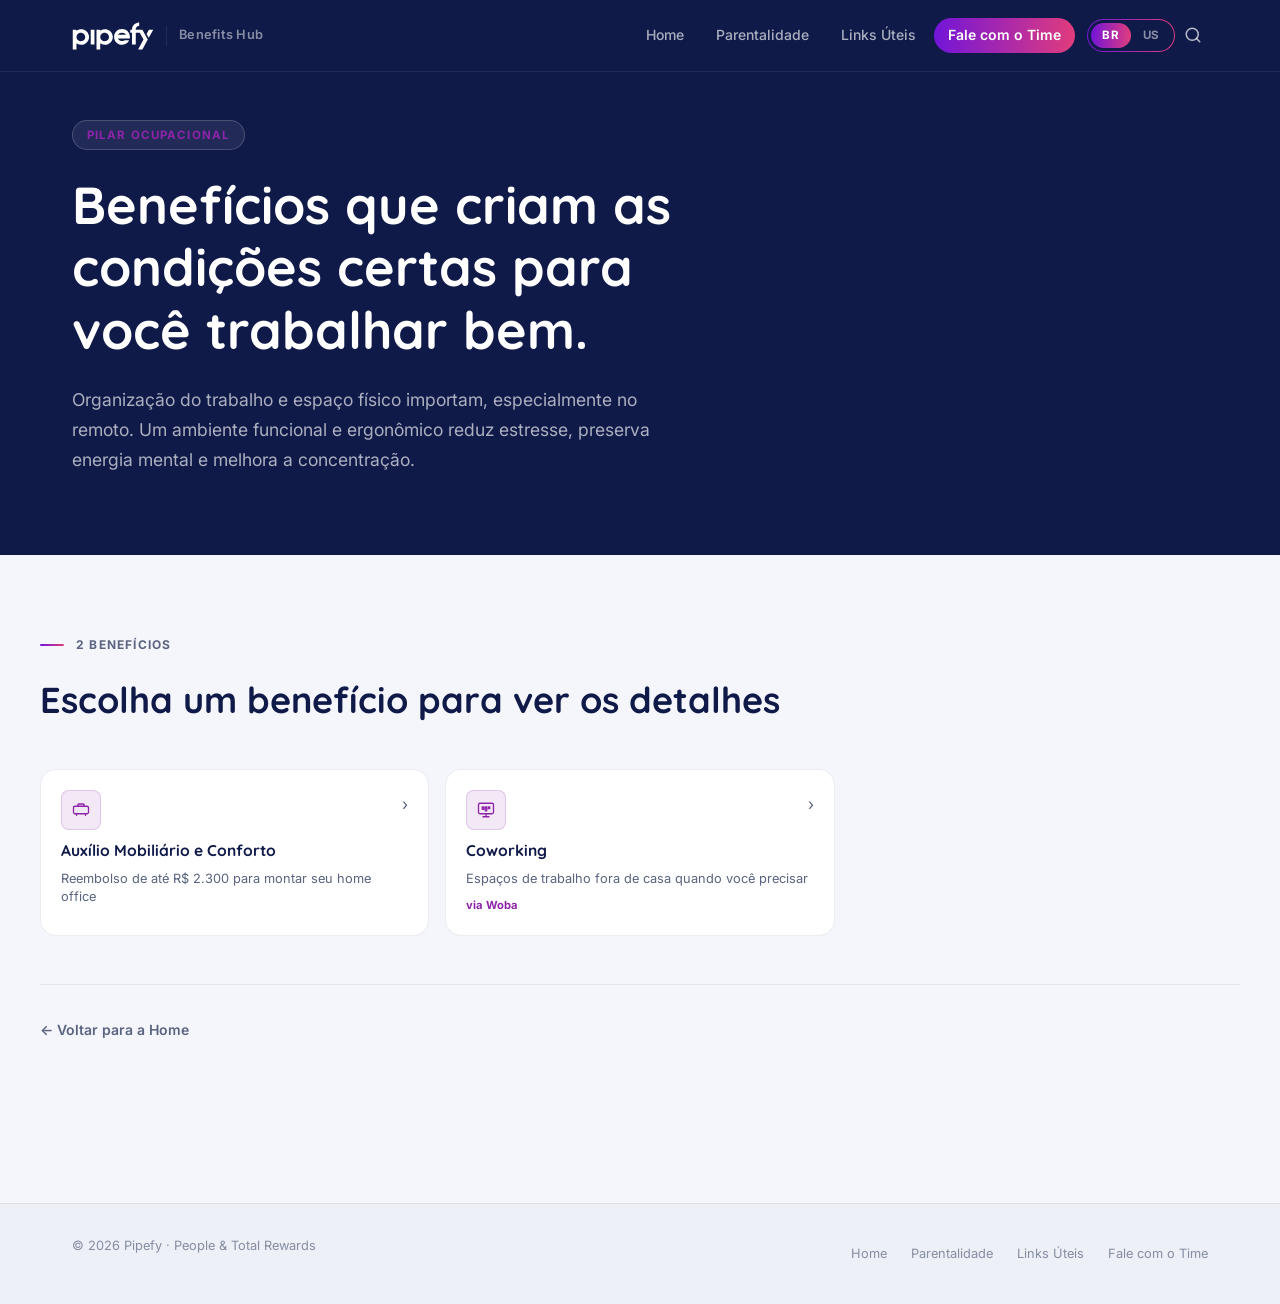
<file: pilares/ocupacional.html>
<!DOCTYPE html>
<html lang="pt-BR">
<head>
  <meta charset="UTF-8">
  <meta name="viewport" content="width=device-width, initial-scale=1.0">
  <meta name="description" content="Pilar Ocupacional — Benefits Hub Pipefy">
  <title>Pilar Ocupacional — Benefits Hub Pipefy</title>
  <link rel="preconnect" href="https://fonts.googleapis.com">
  <link rel="preconnect" href="https://fonts.gstatic.com" crossorigin>
  <link href="https://fonts.googleapis.com/css2?family=Inter:wght@300;400;500;600;700&family=Quicksand:wght@500;600;700&display=swap" rel="stylesheet">
  <link rel="stylesheet" href="../css/style.css">
  <style>
    :root { --pilar-color: #8E24AA; }

    .benefit-grid { display: grid; grid-template-columns: repeat(3, 1fr); gap: 1rem; margin-top: var(--space-xl); }
    .benefit-grid-card { background: var(--bg-card); border: 1px solid var(--border-subtle); border-radius: var(--radius-md); padding: 1.25rem; cursor: pointer; transition: border-color var(--transition), transform var(--transition), box-shadow var(--transition); display: flex; flex-direction: column; gap: 0.6rem; }
    .benefit-grid-card:hover { border-color: var(--pilar-color); transform: translateY(-2px); box-shadow: 0 6px 20px rgba(16,26,73,0.07); }
    .benefit-grid-card.active { border-color: var(--pilar-color); border-width: 2px; background: var(--bg-card-hover); }
    .benefit-grid-card:focus-visible { outline: 2px solid var(--pilar-color); outline-offset: 2px; }
    .grid-card-top { display: flex; align-items: flex-start; justify-content: space-between; gap: 0.5rem; }
    .grid-card-icon { width: 40px; height: 40px; flex-shrink: 0; border-radius: var(--radius-sm); background: rgba(142,36,170,0.1); display: flex; align-items: center; justify-content: center; border: 1px solid rgba(142,36,170,0.18); }
    .grid-card-icon svg { width: 18px; height: 18px; stroke: #8E24AA; fill: none; stroke-width: 1.75; stroke-linecap: round; stroke-linejoin: round; }
    .grid-card-arrow { font-size: 1rem; color: var(--text-secondary); transition: color var(--transition), transform var(--transition); margin-top: 0.1rem; }
    .benefit-grid-card.active .grid-card-arrow, .benefit-grid-card:hover .grid-card-arrow { color: var(--pilar-color); transform: rotate(90deg); }
    .grid-card-title { font-family: var(--font-heading); font-size: 0.975rem; font-weight: 700; color: var(--text-primary); line-height: 1.3; }
    .grid-card-desc { font-size: 0.8rem; color: var(--text-secondary); line-height: 1.4; }
    .grid-card-partner { font-size: 0.7rem; font-weight: 700; color: var(--pilar-color); align-self: flex-start; margin-top: auto; }

    .benefit-detail-panel { grid-column: 1 / -1; display: grid; grid-template-rows: 0fr; transition: grid-template-rows 0.4s ease; }
    .benefit-detail-panel.open { grid-template-rows: 1fr; }
    .panel-inner { overflow: hidden; }
    .panel-body { background: var(--bg-card); border: 2px solid var(--pilar-color); border-radius: var(--radius-md); padding: var(--space-lg); margin-top: 0.5rem; }
    .panel-header { display: flex; align-items: flex-start; justify-content: space-between; gap: var(--space-md); margin-bottom: var(--space-lg); padding-bottom: var(--space-md); border-bottom: 1px solid var(--border-subtle); }
    .panel-header h2 { font-size: 1.3rem; }
    .panel-title-row { display: flex; align-items: center; gap: 0.75rem; flex-wrap: wrap; }
    .panel-close { background: none; border: none; cursor: pointer; font-size: 1.1rem; color: var(--text-secondary); padding: 0.2rem 0.4rem; border-radius: 4px; transition: color var(--transition), background var(--transition); flex-shrink: 0; }
    .panel-close:hover { color: var(--text-primary); background: var(--bg-card-hover); }
    .panel-close:focus-visible { outline: 2px solid var(--pilar-color); outline-offset: 2px; }
    .panel-layers { display: grid; grid-template-columns: repeat(3, 1fr); gap: var(--space-lg); margin-bottom: var(--space-lg); }
    .panel-layers .layer { padding: 0; border: none; }
    .panel-layers .layer + .layer { border-left: 1px solid var(--border-subtle); padding-left: var(--space-lg); }
    .panel-links { display: flex; flex-wrap: wrap; gap: 0.5rem; margin-top: var(--space-sm); padding-top: var(--space-sm); border-top: 1px solid var(--border-subtle); }

    @media (max-width: 900px) {
      .benefit-grid { grid-template-columns: repeat(2, 1fr); }
      .panel-layers { grid-template-columns: 1fr; }
      .panel-layers .layer + .layer { border-left: none; border-top: 1px solid var(--border-subtle); padding-left: 0; padding-top: var(--space-md); }
    }
    @media (max-width: 600px) { .benefit-grid { grid-template-columns: 1fr; } }
  </style>
</head>
<body>
  <a href="#main-content" class="skip-link">Pular para o conteúdo</a>
  <div id="header-placeholder"></div>

  <main id="main-content">

    <section class="section-dark pilar-hero" aria-labelledby="pilar-title">
      <div class="container">
        <span class="pilar-badge">Pilar Ocupacional</span>
        <h1 id="pilar-title">Benefícios que criam as condições certas para você trabalhar bem.</h1>
        <p class="pilar-desc">Organização do trabalho e espaço físico importam, especialmente no remoto. Um ambiente funcional e ergonômico reduz estresse, preserva energia mental e melhora a concentração.</p>
      </div>
    </section>

    <section>
      <div class="container section">
        <div class="section-label">2 benefícios</div>
        <h2>Escolha um benefício para ver os detalhes</h2>
        <div class="benefit-grid" id="benefit-grid" role="list"></div>
        <div class="pilar-footer-nav" style="margin-top:var(--space-xl)">
          <a href="../index.html">← Voltar para a Home</a>
        </div>
      </div>
    </section>

  </main>

  <div id="footer-placeholder"></div>

  <script>const BASE = '../';</script>
  <script src="../js/components.js"></script>
  <script>
  (function() {

    const BENEFITS = [
      {
        key: 'mobiliario',
        icon: 'mobiliario',
        title: 'Auxílio Mobiliário e Conforto',
        desc: 'Reembolso de até R$ 2.300 para montar seu home office',
        layers: [
          {
            label: 'O que é',
            html: `<p>Reembolso para aquisição de móveis, itens de ergonomia e periféricos de TI, conforme a necessidade e sob demanda, até atingir o limite disponível. O valor varia conforme a data de admissão:</p>
              <p style="margin-top:0.75rem"><strong>A partir de 23/03/2026:</strong> até R$ 2.300 para a montagem completa do home office, incluindo mobiliário e periféricos (monitor, mouse, teclado, headset etc.).</p>
              <p style="margin-top:0.5rem"><strong>Antes de 23/03/2026:</strong> saldo remanescente de até R$ 1.500 para mobiliário e ergonomia, mais R$ 500 adicionais para manutenção ou substituição de periféricos de TI (sujeito a avaliação do IT Ops, elegível após 12 meses de empresa). Os periféricos recebidos fisicamente da Pipefy ficam com você em caso de desligamento.</p>
              <p style="margin-top:0.75rem;font-size:0.85rem;color:var(--text-secondary)">Exclusivo para modelos remoto e híbrido. Itens elegíveis: mesa, cadeira, suportes ergonômicos, mousepad, luminária, climatizador, repetidor Wi-Fi, nobreak, filtro de linha, monitor, mouse, teclado, headset, webcam e filtro de privacidade.</p>`
          },
          {
            label: 'Por que importa',
            html: `<p>Conforto físico reduz dor crônica, preserva energia mental e melhora a concentração. A Pipefy investe no seu espaço porque um bom ambiente de trabalho é parte da saúde ocupacional.</p>`
          },
          {
            label: 'Como usar',
            html: `<ol>
              <li>Para setup inicial ou saldo remanescente: acesse o <a href="https://app.pipefy.com/public/form/7Up3CYPW?utm_source=pipefy-ai" target="_blank" rel="noopener">Pipe Reimbursement Request</a>.</li>
              <li>Para manutenção de periféricos (R$ 500): acesse o <a href="https://app.pipefy.com/pipes/305535068" target="_blank" rel="noopener">Pipe IT Operations</a>. O time de IT Ops avaliará a necessidade antes da aprovação.</li>
              <li>Solicite o reembolso em até 30 dias da data da nota fiscal, com NF emitida em seu CPF. Recibos simples não são aceitos.</li>
              <li>O reembolso aprovado é creditado no Saldo Caju, quinzenalmente (dia 15 ou 30 do mês).</li>
            </ol>`
          }
        ],
        faq: [
          { q: 'O notebook está incluído?', a: `<p>Não. O notebook é um ativo da empresa, fornecido separadamente pelo time de TI.</p>` },
          { q: 'Posso comprar qualquer item?', a: `<p>O foco é em itens que promovam ergonomia e saúde ocupacional conforme a NR-17. A lista completa de itens elegíveis está na seção "O que é".</p>` },
          { q: 'E se eu for desligado e readmitido?', a: `<p>Readmissão após 2 anos: direito ao valor integral vigente (R$ 2.300). Readmissão em menos de 2 anos: direito a 50% do valor vigente (R$ 1.150).</p>` }
        ]
      },
      {
        key: 'coworking',
        icon: 'coworking',
        title: 'Coworking',
        partner: 'via Woba',
        desc: 'Espaços de trabalho fora de casa quando você precisar',
        layers: [
          {
            label: 'O que é',
            html: `<p>Acesso a uma rede de espaços de coworking via <strong>Woba</strong> para situações em que a infraestrutura residencial não seja suficiente: problemas de conexão, barulho, falta de foco ou reuniões estratégicas. As regras de elegibilidade, limites de uso e cobertura geográfica estão detalhadas na <a href="https://drive.google.com/file/d/1G_0BZnOdweRmV2MzSop-ELlRfDyv9-o3/view?usp=sharing" target="_blank" rel="noopener">Política de Workplace Experience</a>.</p>`
          },
          {
            label: 'Por que importa',
            html: `<p>O modelo remoto oferece liberdade, mas há dias em que trabalhar de casa não é o ideal. Ter acesso a um espaço profissional pontualmente reduz o isolamento e garante as condições necessárias para entregar bem.</p>`
          },
          {
            label: 'Como usar',
            html: `<ol>
              <li>Acesse o <a href="https://app.pipefy.com/organizations/28/interfaces/e94f94de-bcbf-4ce8-9828-1e408a787ae2/pages/6b73af75-25a7-46d5-897a-4ba22c251a88" target="_blank" rel="noopener">portal de Workplace Experience</a>.</li>
              <li>Abra uma solicitação informando data, localidade e necessidade.</li>
              <li>Aguarde a aprovação e as instruções de check-in do time de Workplace.</li>
            </ol>
            <p style="font-size:0.85rem;color:var(--text-secondary);margin-top:0.75rem">Consulte a <a href="https://drive.google.com/file/d/1G_0BZnOdweRmV2MzSop-ELlRfDyv9-o3/view?usp=sharing" target="_blank" rel="noopener">Política de Workplace Experience</a> para detalhes sobre elegibilidade e limites de uso.</p>`
          }
        ]
      }
    ];

    const ICONS = {
      'mobiliario': '<path d="M20 7H4a2 2 0 0 0-2 2v6a2 2 0 0 0 2 2h16a2 2 0 0 0 2-2V9a2 2 0 0 0-2-2z"/><path d="M6 17v2M18 17v2"/><path d="M8 7V5a1 1 0 0 1 1-1h6a1 1 0 0 1 1 1v2"/>',
      'coworking': '<rect x="2" y="3" width="20" height="14" rx="2"/><path d="M8 21h8M12 17v4"/><path d="M7 8h2v3H7zM11 8h2v5h-2zM15 8h2v2h-2"/>',
    };

    const grid = document.getElementById('benefit-grid');
    let activeKey = null, activePanel = null;

    function renderCard(b) {
      const card = document.createElement('div');
      card.className = 'benefit-grid-card';
      card.setAttribute('role', 'listitem');
      card.setAttribute('tabindex', '0');
      card.dataset.key = b.key;
      card.innerHTML = `
        <div class="grid-card-top">
          <div class="grid-card-icon"><svg viewBox="0 0 24 24">${ICONS[b.icon] || ''}</svg></div>
          <span class="grid-card-arrow">›</span>
        </div>
        <div class="grid-card-title">${b.title}</div>
        <div class="grid-card-desc">${b.desc}</div>
        ${b.partner ? `<div class="grid-card-partner">${b.partner}</div>` : ''}
      `;
      card.addEventListener('click', () => togglePanel(b.key, card));
      card.addEventListener('keydown', e => { if (e.key === 'Enter' || e.key === ' ') { e.preventDefault(); togglePanel(b.key, card); } });
      return card;
    }

    function renderPanelContent(b) {
      const layersHtml = b.layers.map((l) => {
        const linksHtml = l.links ? `<div class="panel-links">${l.links.map(lk => `<a href="${lk.url}" class="action-link" target="_blank" rel="noopener">${lk.label}</a>`).join('')}</div>` : '';
        return `<div class="layer"><span class="layer-label">${l.label}</span>${l.html}${linksHtml}</div>`;
      }).join('');

      let faqHtml = '';
      if (b.faq && b.faq.length) {
        faqHtml = `<div class="faq-section"><div class="faq-section-label">Perguntas frequentes</div><div class="faq-list">${b.faq.map(f => `
          <div class="faq-item">
            <button class="faq-btn" aria-expanded="false">${f.q} <svg class="faq-chevron" viewBox="0 0 24 24" fill="none" stroke="currentColor" stroke-width="2.5" stroke-linecap="round"><polyline points="6 9 12 15 18 9"/></svg></button>
            <div class="faq-panel" role="region"><div class="faq-panel-inner">${f.a}</div></div>
          </div>`).join('')}</div></div>`;
      }

      return `<div class="panel-body">
        <div class="panel-header">
          <div class="panel-title-row">
            <h2>${b.title}</h2>
            ${b.partner ? `<span class="benefit-partner">${b.partner}</span>` : ''}
          </div>
          <button class="panel-close" aria-label="Fechar painel">✕</button>
        </div>
        <div class="panel-layers">${layersHtml}</div>
        ${faqHtml}
      </div>`;
    }

    function getLastCardInRow(clickedCard) {
      const cards = [...grid.querySelectorAll('.benefit-grid-card')];
      const top = clickedCard.getBoundingClientRect().top;
      let last = clickedCard;
      cards.forEach(c => {
        if (Math.abs(c.getBoundingClientRect().top - top) < 5 && c.getBoundingClientRect().left >= last.getBoundingClientRect().left) last = c;
      });
      return last;
    }

    function closePanel() {
      if (!activePanel) return;
      activePanel.classList.remove('open');
      const prev = activePanel;
      setTimeout(() => { if (prev.parentNode) prev.remove(); }, 400);
      activePanel = null;
      grid.querySelectorAll('.benefit-grid-card.active').forEach(c => c.classList.remove('active'));
      activeKey = null;
    }

    function togglePanel(key, clickedCard) {
      if (activeKey === key) { closePanel(); return; }
      closePanel();
      activeKey = key;
      const b = BENEFITS.find(x => x.key === key);
      const panel = document.createElement('div');
      panel.className = 'benefit-detail-panel';
      panel.innerHTML = `<div class="panel-inner">${renderPanelContent(b)}</div>`;
      getLastCardInRow(clickedCard).insertAdjacentElement('afterend', panel);
      activePanel = panel;
      clickedCard.classList.add('active');
      panel.querySelector('.panel-close').addEventListener('click', closePanel);
      requestAnimationFrame(() => requestAnimationFrame(() => panel.classList.add('open')));
      setTimeout(() => panel.scrollIntoView({ behavior: 'smooth', block: 'nearest' }), 50);
      panel.querySelectorAll('.faq-btn').forEach(btn => {
        btn.addEventListener('click', () => {
          const item = btn.closest('.faq-item');
          const fp = item.querySelector('.faq-panel');
          const isOpen = item.classList.contains('open');
          panel.querySelectorAll('.faq-item.open').forEach(o => {
            o.classList.remove('open');
            o.querySelector('.faq-panel').style.maxHeight = null;
            o.querySelector('.faq-btn').setAttribute('aria-expanded', 'false');
          });
          if (!isOpen) {
            item.classList.add('open');
            fp.style.maxHeight = fp.scrollHeight + 'px';
            btn.setAttribute('aria-expanded', 'true');
          }
        });
      });
    }

    BENEFITS.forEach(b => grid.appendChild(renderCard(b)));

  })();
  </script>
</body>
</html>
</file>
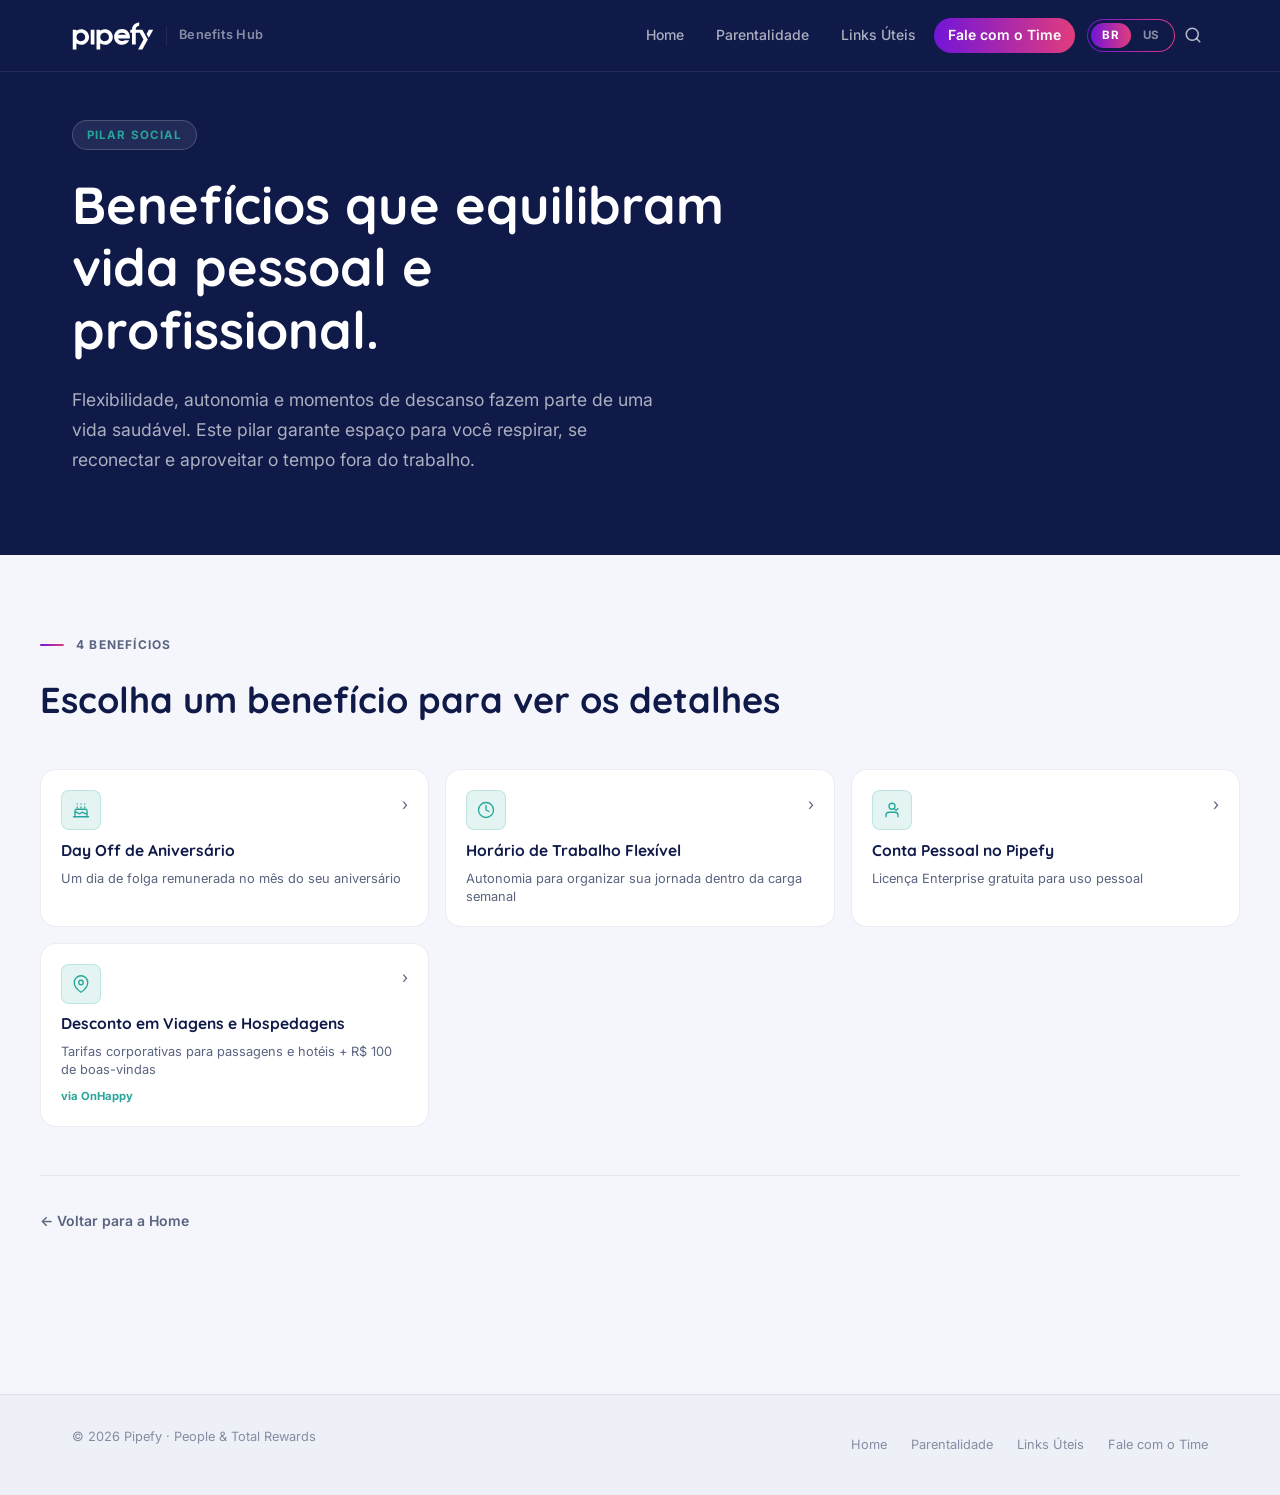
<file: pilares/social.html>
<!DOCTYPE html>
<html lang="pt-BR">
<head>
  <meta charset="UTF-8">
  <meta name="viewport" content="width=device-width, initial-scale=1.0">
  <meta name="description" content="Pilar Social — Benefits Hub Pipefy">
  <title>Pilar Social — Benefits Hub Pipefy</title>
  <link rel="preconnect" href="https://fonts.googleapis.com">
  <link rel="preconnect" href="https://fonts.gstatic.com" crossorigin>
  <link href="https://fonts.googleapis.com/css2?family=Inter:wght@300;400;500;600;700&family=Quicksand:wght@500;600;700&display=swap" rel="stylesheet">
  <link rel="stylesheet" href="../css/style.css">
  <style>
    :root { --pilar-color: #26A69A; }

    .benefit-grid { display: grid; grid-template-columns: repeat(3, 1fr); gap: 1rem; margin-top: var(--space-xl); }
    .benefit-grid-card { background: var(--bg-card); border: 1px solid var(--border-subtle); border-radius: var(--radius-md); padding: 1.25rem; cursor: pointer; transition: border-color var(--transition), transform var(--transition), box-shadow var(--transition); display: flex; flex-direction: column; gap: 0.6rem; }
    .benefit-grid-card:hover { border-color: var(--pilar-color); transform: translateY(-2px); box-shadow: 0 6px 20px rgba(16,26,73,0.07); }
    .benefit-grid-card.active { border-color: var(--pilar-color); border-width: 2px; background: var(--bg-card-hover); }
    .benefit-grid-card:focus-visible { outline: 2px solid var(--pilar-color); outline-offset: 2px; }
    .grid-card-top { display: flex; align-items: flex-start; justify-content: space-between; gap: 0.5rem; }
    .grid-card-icon { width: 40px; height: 40px; flex-shrink: 0; border-radius: var(--radius-sm); background: rgba(38,166,154,0.12); display: flex; align-items: center; justify-content: center; border: 1px solid rgba(38,166,154,0.2); }
    .grid-card-icon svg { width: 18px; height: 18px; stroke: #26A69A; fill: none; stroke-width: 1.75; stroke-linecap: round; stroke-linejoin: round; }
    .grid-card-arrow { font-size: 1rem; color: var(--text-secondary); transition: color var(--transition), transform var(--transition); margin-top: 0.1rem; }
    .benefit-grid-card.active .grid-card-arrow, .benefit-grid-card:hover .grid-card-arrow { color: var(--pilar-color); transform: rotate(90deg); }
    .grid-card-title { font-family: var(--font-heading); font-size: 0.975rem; font-weight: 700; color: var(--text-primary); line-height: 1.3; }
    .grid-card-desc { font-size: 0.8rem; color: var(--text-secondary); line-height: 1.4; }
    .grid-card-partner { font-size: 0.7rem; font-weight: 700; color: var(--pilar-color); align-self: flex-start; margin-top: auto; }

    .benefit-detail-panel { grid-column: 1 / -1; display: grid; grid-template-rows: 0fr; transition: grid-template-rows 0.4s ease; }
    .benefit-detail-panel.open { grid-template-rows: 1fr; }
    .panel-inner { overflow: hidden; }
    .panel-body { background: var(--bg-card); border: 2px solid var(--pilar-color); border-radius: var(--radius-md); padding: var(--space-lg); margin-top: 0.5rem; }
    .panel-header { display: flex; align-items: flex-start; justify-content: space-between; gap: var(--space-md); margin-bottom: var(--space-lg); padding-bottom: var(--space-md); border-bottom: 1px solid var(--border-subtle); }
    .panel-header h2 { font-size: 1.3rem; }
    .panel-title-row { display: flex; align-items: center; gap: 0.75rem; flex-wrap: wrap; }
    .panel-close { background: none; border: none; cursor: pointer; font-size: 1.1rem; color: var(--text-secondary); padding: 0.2rem 0.4rem; border-radius: 4px; transition: color var(--transition), background var(--transition); flex-shrink: 0; }
    .panel-close:hover { color: var(--text-primary); background: var(--bg-card-hover); }
    .panel-close:focus-visible { outline: 2px solid var(--pilar-color); outline-offset: 2px; }
    .panel-layers { display: grid; grid-template-columns: repeat(3, 1fr); gap: var(--space-lg); margin-bottom: var(--space-lg); }
    .panel-layers .layer { padding: 0; border: none; }
    .panel-layers .layer + .layer { border-left: 1px solid var(--border-subtle); padding-left: var(--space-lg); }
    .panel-links { display: flex; flex-wrap: wrap; gap: 0.5rem; margin-top: var(--space-sm); padding-top: var(--space-sm); border-top: 1px solid var(--border-subtle); }

    @media (max-width: 900px) {
      .benefit-grid { grid-template-columns: repeat(2, 1fr); }
      .panel-layers { grid-template-columns: 1fr; }
      .panel-layers .layer + .layer { border-left: none; border-top: 1px solid var(--border-subtle); padding-left: 0; padding-top: var(--space-md); }
    }
    @media (max-width: 600px) { .benefit-grid { grid-template-columns: 1fr; } }
  </style>
</head>
<body>
  <a href="#main-content" class="skip-link">Pular para o conteúdo</a>
  <div id="header-placeholder"></div>

  <main id="main-content">

    <section class="section-dark pilar-hero" aria-labelledby="pilar-title">
      <div class="container">
        <span class="pilar-badge">Pilar Social</span>
        <h1 id="pilar-title">Benefícios que equilibram vida pessoal e profissional.</h1>
        <p class="pilar-desc">Flexibilidade, autonomia e momentos de descanso fazem parte de uma vida saudável. Este pilar garante espaço para você respirar, se reconectar e aproveitar o tempo fora do trabalho.</p>
      </div>
    </section>

    <section>
      <div class="container section">
        <div class="section-label">4 benefícios</div>
        <h2>Escolha um benefício para ver os detalhes</h2>
        <div class="benefit-grid" id="benefit-grid" role="list"></div>
        <div class="pilar-footer-nav" style="margin-top:var(--space-xl)">
          <a href="../index.html">← Voltar para a Home</a>
        </div>
      </div>
    </section>

  </main>

  <div id="footer-placeholder"></div>

  <script>const BASE = '../';</script>
  <script src="../js/components.js"></script>
  <script>
  (function() {

    const BENEFITS = [
      {
        key: 'day-off',
        icon: 'day-off',
        title: 'Day Off de Aniversário',
        desc: 'Um dia de folga remunerada no mês do seu aniversário',
        layers: [
          {
            label: 'O que é',
            html: `<p>1 dia de folga remunerada para usar no mês do seu aniversário. A data é você quem escolhe, alinhando com a liderança com pelo menos uma semana de antecedência.</p>`
          },
          {
            label: 'Por que importa',
            html: `<p>Celebrar a sua vida é um ato de cuidado. A Pipefy reconhece que aniversário é um momento pessoal que merece atenção, não apenas mais um dia de trabalho.</p>`
          },
          {
            label: 'Como usar',
            html: `<ol>
              <li>Escolha a data dentro do mês do aniversário e alinhe com sua liderança com pelo menos 1 semana de antecedência.</li>
              <li>Solicite o abono no <a href="https://cliente.apdata.com.br/pipefy/index.html" target="_blank" rel="noopener">Apdata</a> selecionando a opção "Day Off".</li>
            </ol>
            <p style="font-size:0.85rem;font-weight:600;color:#E53935;margin-top:0.75rem">Atenção: o benefício não é cumulativo. Se não for usado no mês do aniversário, expira automaticamente.</p>`
          }
        ]
      },
      {
        key: 'horario-flexivel',
        icon: 'horario-flexivel',
        title: 'Horário de Trabalho Flexível',
        desc: 'Autonomia para organizar sua jornada dentro da carga semanal',
        layers: [
          {
            label: 'O que é',
            html: `<p>Você gerencia seu horário de entrada e saída, respeitando a carga horária semanal contratada (ex: 40h semanais) e a presença nos rituais do time. Não há janela de horário fixa. A única restrição é não iniciar ou estender a jornada entre 22h e 5h, exceto em situações emergenciais aprovadas pela liderança.</p>`
          },
          {
            label: 'Por que importa',
            html: `<p>Autonomia sobre o próprio tempo reduz estresse e melhora o equilíbrio entre vida pessoal e profissional. Poder adaptar a rotina a compromissos, preferências e contextos é uma forma concreta de respeito.</p>`
          },
          {
            label: 'Como usar',
            html: `<p>Converse com sua liderança para alinhar combinados sobre disponibilidade e comunicação assíncrona. Não há solicitação formal, basta o alinhamento prévio.</p>`
          }
        ]
      },
      {
        key: 'conta-pipefy',
        icon: 'conta-pipefy',
        title: 'Conta Pessoal no Pipefy',
        desc: 'Licença Enterprise gratuita para uso pessoal',
        layers: [
          {
            label: 'O que é',
            html: `<p>Uma licença gratuita do plano Pipefy Enterprise para uso pessoal, com possibilidade de convidar até 10 membros externos para colaborar. A licença fica ativa enquanto durar o vínculo com a empresa. O cadastro deve ser feito com e-mail pessoal (Gmail, Outlook etc.), não funciona com e-mail corporativo.</p>`
          },
          {
            label: 'Por que importa',
            html: `<p>Usar o Pipefy para organizar a vida pessoal (projetos, tarefas, rotinas) reduz a carga mental e a ansiedade. E conhecer o produto de dentro é uma vantagem real no dia a dia profissional.</p>`
          },
          {
            label: 'Como usar',
            html: `<ol>
              <li>Acesse o link de cadastro com o cupom já aplicado.</li>
              <li>Cadastre-se com seu e-mail pessoal (não o @pipefy.com).</li>
              <li>No campo "How many users do you need?", insira 10.</li>
              <li>Conclua o cadastro e a licença estará ativa.</li>
            </ol>`,
            links: [
              { label: 'Cadastrar com cupom honeybadger26', url: 'https://app.pipefy.com/subscriptions/enterprise-base-monthly?coupon=honeybadger26' }
            ]
          }
        ]
      },
      {
        key: 'viagens',
        icon: 'viagens',
        title: 'Desconto em Viagens e Hospedagens',
        partner: 'via OnHappy',
        desc: 'Tarifas corporativas para passagens e hotéis + R$ 100 de boas-vindas',
        layers: [
          {
            label: 'O que é',
            html: `<p>Acesso à plataforma OnHappy (parceria com Onfly) para reservar passagens aéreas e hospedagens com tarifas corporativas negociadas pela Pipefy, mais competitivas que as do mercado aberto. Para uso exclusivamente pessoal. Ao ativar o cadastro, você recebe <strong>R$ 100 de crédito inicial</strong> para usar na primeira compra, com validade de 3 meses a partir da ativação.</p>`
          },
          {
            label: 'Por que importa',
            html: `<p>Descanso e lazer são parte essencial do bem-estar. Ter acesso a tarifas melhores torna o planejamento das férias mais acessível e o tempo fora do trabalho mais aproveitado.</p>`
          },
          {
            label: 'Como usar',
            html: `<ol>
              <li>Acesse <a href="https://app.onhappy.com.br/start" target="_blank" rel="noopener">app.onhappy.com.br/start</a></li>
              <li>Preencha seu perfil com dados pessoais.</li>
              <li>Defina suas preferências de viagem.</li>
              <li>O voucher de R$ 100 é ativado automaticamente ao concluir o cadastro.</li>
            </ol>
            <p style="font-size:0.85rem;font-weight:600;color:#E53935;margin-top:0.75rem">Atenção: o voucher expira em 3 meses se não for utilizado.</p>`
          }
        ]
      }
    ];

    const ICONS = {
      'day-off': '<path d="M20 21v-8a2 2 0 0 0-2-2H6a2 2 0 0 0-2 2v8"/><path d="M4 16s.5-1 2-1 2.5 2 4 2 2.5-2 4-2 2.5 2 4 2 2-1 2-1"/><path d="M2 21h20"/><path d="M7 8v1m5-1v1m5-1v1"/><path d="M7 4h.01M12 4h.01M17 4h.01"/>',
      'horario-flexivel': '<circle cx="12" cy="12" r="10"/><polyline points="12 6 12 12 16 14"/>',
      'conta-pipefy': '<path d="M20 21v-2a4 4 0 0 0-4-4H8a4 4 0 0 0-4 4v2"/><circle cx="12" cy="7" r="4"/><path d="M16 11l1.5 1.5L20 10"/>',
      'viagens': '<path d="M21 10c0 7-9 13-9 13s-9-6-9-13a9 9 0 0 1 18 0z"/><circle cx="12" cy="10" r="3"/>',
    };

    const grid = document.getElementById('benefit-grid');
    let activeKey = null, activePanel = null;

    function renderCard(b) {
      const card = document.createElement('div');
      card.className = 'benefit-grid-card';
      card.setAttribute('role', 'listitem');
      card.setAttribute('tabindex', '0');
      card.dataset.key = b.key;
      card.innerHTML = `
        <div class="grid-card-top">
          <div class="grid-card-icon"><svg viewBox="0 0 24 24">${ICONS[b.icon] || ''}</svg></div>
          <span class="grid-card-arrow">›</span>
        </div>
        <div class="grid-card-title">${b.title}</div>
        <div class="grid-card-desc">${b.desc}</div>
        ${b.partner ? `<div class="grid-card-partner">${b.partner}</div>` : ''}
      `;
      card.addEventListener('click', () => togglePanel(b.key, card));
      card.addEventListener('keydown', e => { if (e.key === 'Enter' || e.key === ' ') { e.preventDefault(); togglePanel(b.key, card); } });
      return card;
    }

    function renderPanelContent(b) {
      const layersHtml = b.layers.map((l) => {
        const linksHtml = l.links ? `<div class="panel-links">${l.links.map(lk => `<a href="${lk.url}" class="action-link" target="_blank" rel="noopener">${lk.label}</a>`).join('')}</div>` : '';
        return `<div class="layer"><span class="layer-label">${l.label}</span>${l.html}${linksHtml}</div>`;
      }).join('');

      return `<div class="panel-body">
        <div class="panel-header">
          <div class="panel-title-row">
            <h2>${b.title}</h2>
            ${b.partner ? `<span class="benefit-partner">${b.partner}</span>` : ''}
          </div>
          <button class="panel-close" aria-label="Fechar painel">✕</button>
        </div>
        <div class="panel-layers">${layersHtml}</div>
      </div>`;
    }

    function getLastCardInRow(clickedCard) {
      const cards = [...grid.querySelectorAll('.benefit-grid-card')];
      const top = clickedCard.getBoundingClientRect().top;
      let last = clickedCard;
      cards.forEach(c => {
        if (Math.abs(c.getBoundingClientRect().top - top) < 5 && c.getBoundingClientRect().left >= last.getBoundingClientRect().left) last = c;
      });
      return last;
    }

    function closePanel() {
      if (!activePanel) return;
      activePanel.classList.remove('open');
      const prev = activePanel;
      setTimeout(() => { if (prev.parentNode) prev.remove(); }, 400);
      activePanel = null;
      grid.querySelectorAll('.benefit-grid-card.active').forEach(c => c.classList.remove('active'));
      activeKey = null;
    }

    function togglePanel(key, clickedCard) {
      if (activeKey === key) { closePanel(); return; }
      closePanel();
      activeKey = key;
      const b = BENEFITS.find(x => x.key === key);
      const panel = document.createElement('div');
      panel.className = 'benefit-detail-panel';
      panel.innerHTML = `<div class="panel-inner">${renderPanelContent(b)}</div>`;
      getLastCardInRow(clickedCard).insertAdjacentElement('afterend', panel);
      activePanel = panel;
      clickedCard.classList.add('active');
      panel.querySelector('.panel-close').addEventListener('click', closePanel);
      requestAnimationFrame(() => requestAnimationFrame(() => panel.classList.add('open')));
      setTimeout(() => panel.scrollIntoView({ behavior: 'smooth', block: 'nearest' }), 50);
    }

    BENEFITS.forEach(b => grid.appendChild(renderCard(b)));

  })();
  </script>
</body>
</html>
</file>
<file: css/style.css>
/* ================================================
   Benefits Hub — Pipefy · Tema Híbrido
   ================================================ */

:root {
  --color-primary:    #005EFC;
  --color-dark:       #101A49;
  --color-gray:       #E6E6E6;
  --color-white:      #FFFFFF;
  --color-hr-primary: #7215D8;
  --color-hr-shade:   #520F9A;
  --color-hr-tint:    #9544ED;
  --color-hr-magenta: #E13C7D;
  --gradient:         linear-gradient(to right, #7215D8, #E13C7D);
  --gradient-reverse: linear-gradient(to left,  #7215D8, #E13C7D);
  --bg-page:          #F5F6FB;
  --bg-card:          #FFFFFF;
  --bg-card-hover:    #EEF0FA;
  --bg-dark:          #101A49;
  --bg-dark-card:     #162058;
  --bg-dark-card-hover: #1A2665;
  --border-subtle:    rgba(16, 26, 73, 0.08);
  --border-dark:      rgba(255, 255, 255, 0.08);
  --text-primary:     #101A49;
  --text-secondary:   #5A6480;
  --text-link:        #005EFC;
  --font-heading: 'Quicksand', sans-serif;
  --font-body:    'Inter', sans-serif;
  --space-xs: 0.5rem; --space-sm: 1rem; --space-md: 1.5rem;
  --space-lg: 2rem;   --space-xl: 3rem; --space-2xl: 5rem;
  --radius-sm: 8px; --radius-md: 16px; --radius-lg: 24px;
  --max-width: 1200px; --header-height: 72px;
  --transition: 0.2s ease;
}

*, *::before, *::after { box-sizing: border-box; margin: 0; padding: 0; }
html { scroll-behavior: smooth; }
body {
  background-color: var(--bg-page);
  color: var(--text-primary);
  font-family: var(--font-body);
  font-size: 1rem;
  line-height: 1.6;
  -webkit-font-smoothing: antialiased;
}
img { max-width: 100%; display: block; }
ul, ol { list-style: none; }

.skip-link {
  position: absolute; top: -100%; left: var(--space-sm);
  background: var(--color-primary); color: var(--color-white);
  padding: 0.5rem 1rem; border-radius: var(--radius-sm);
  font-weight: 600; z-index: 9999; transition: top var(--transition);
}
.skip-link:focus { top: var(--space-sm); }

a { color: var(--text-link); text-decoration: none; transition: color var(--transition); }
a:hover { color: var(--color-hr-primary); }
a:focus-visible { outline: 2px solid var(--color-primary); outline-offset: 3px; border-radius: 4px; }

h1, h2, h3, h4 { font-family: var(--font-heading); font-weight: 700; line-height: 1.2; }
h1 { font-size: clamp(2rem, 5vw, 3.25rem); }
h2 { font-size: clamp(1.5rem, 3vw, 2.25rem); }
h3 { font-size: clamp(1.125rem, 2vw, 1.5rem); }
h4 { font-size: 1.125rem; }
p { margin-bottom: var(--space-sm); }
p:last-child { margin-bottom: 0; }

.container { width: 100%; max-width: var(--max-width); margin: 0 auto; padding: 0 var(--space-lg); }
.section { padding: var(--space-2xl) 0; }

/* HEADER */
.site-header {
  position: sticky; top: 0; z-index: 100;
  height: var(--header-height);
  background-color: var(--bg-dark);
  border-bottom: 1px solid var(--border-dark);
}
.site-header .container { height: 100%; display: flex; align-items: center; justify-content: space-between; gap: var(--space-lg); }
.header-logo { display: flex; align-items: center; gap: 0.75rem; text-decoration: none; flex-shrink: 0; }
.header-logo:focus-visible { outline: 2px solid var(--color-primary); outline-offset: 4px; border-radius: var(--radius-sm); }
.logo-divider { width: 1px; height: 20px; background-color: var(--border-dark); }
.logo-label { font-size: 0.8rem; font-weight: 600; color: rgba(255,255,255,0.5); letter-spacing: 0.02em; white-space: nowrap; }
.site-nav { display: flex; align-items: center; gap: 0.25rem; }
.site-nav a { color: rgba(255,255,255,0.65); font-size: 0.875rem; font-weight: 500; padding: 0.4rem 0.875rem; border-radius: 20px; transition: color var(--transition), background-color var(--transition); white-space: nowrap; }
.site-nav a:hover, .site-nav a[aria-current="page"] { color: var(--color-white); background-color: rgba(255,255,255,0.08); }
.site-nav a:focus-visible { outline: 2px solid var(--color-primary); outline-offset: 2px; }
.nav-cta { background: var(--gradient) !important; color: var(--color-white) !important; font-weight: 600 !important; }
.nav-cta:hover { opacity: 0.88; }

/* FOOTER */
.site-footer { background-color: #EEF0F7; border-top: 1px solid var(--border-subtle); padding: var(--space-lg) 0; margin-top: var(--space-2xl); }
.footer-inner { display: flex; align-items: center; justify-content: space-between; flex-wrap: wrap; gap: var(--space-md); }
.footer-copy { font-size: 0.8rem; color: var(--text-secondary); opacity: 0.7; }
.footer-nav { display: flex; gap: var(--space-md); }
.footer-nav a { font-size: 0.8rem; color: var(--text-secondary); opacity: 0.7; transition: color var(--transition), opacity var(--transition); }
.footer-nav a:hover { color: var(--color-primary); opacity: 1; }

/* SEÇÃO DARK */
.section-dark { background-color: var(--bg-dark); color: var(--color-white); }
.section-dark h1, .section-dark h2, .section-dark h3, .section-dark h4 { color: var(--color-white); }
.section-dark p { color: rgba(255,255,255,0.65); }
.section-dark .card { background-color: var(--bg-dark-card); border-color: var(--border-dark); }
.section-dark .card:hover { background-color: var(--bg-dark-card-hover); box-shadow: none; }
.section-dark .section-label::before { background: var(--gradient); }
.section-dark .section-label { color: rgba(255,255,255,0.45); }

/* CARD */
.card { background-color: var(--bg-card); border: 1px solid var(--border-subtle); border-radius: var(--radius-md); padding: var(--space-lg); transition: transform var(--transition), box-shadow var(--transition); }
.card:hover { transform: translateY(-2px); box-shadow: 0 8px 24px rgba(16,26,73,0.08); }

/* CARD FEATURE (borda gradiente) */
.card-feature { position: relative; padding-left: calc(var(--space-lg) + 4px); }
.card-feature::before {
  content: ''; position: absolute; left: 0; top: var(--radius-md); bottom: var(--radius-md);
  width: 4px; border-radius: 0 2px 2px 0;
  background: var(--gradient);
}

/* CARD LINK */
a.card-link { display: flex; flex-direction: column; gap: 0.75rem; text-decoration: none; color: var(--text-primary); }
a.card-link h3 { color: var(--text-primary); transition: color var(--transition); }
a.card-link:hover h3 { color: var(--color-hr-primary); }
a.card-link p { color: var(--text-secondary); font-size: 0.9rem; }
.card-link-icon { width: 48px; height: 48px; border-radius: var(--radius-sm); background: var(--gradient); display: flex; align-items: center; justify-content: center; flex-shrink: 0; }
.card-link-icon svg { color: white; }
.card-link-arrow { font-size: 1.25rem; color: var(--color-hr-primary); margin-top: auto; }

/* UTILITÁRIOS */
.text-gradient { background: var(--gradient); -webkit-background-clip: text; -webkit-text-fill-color: transparent; background-clip: text; }
.gradient-bar { height: 3px; width: 48px; background: var(--gradient); border-radius: 2px; margin-bottom: var(--space-md); }
.badge { display: inline-block; font-size: 0.7rem; font-weight: 700; text-transform: uppercase; letter-spacing: 0.08em; padding: 0.25rem 0.75rem; border-radius: 20px; background: var(--gradient); color: var(--color-white); }
.section-label { display: flex; align-items: center; gap: 0.75rem; margin-bottom: var(--space-md); font-size: 0.75rem; font-weight: 700; text-transform: uppercase; letter-spacing: 0.1em; color: var(--text-secondary); }
.section-label::before { content: ''; display: block; width: 24px; height: 2px; background: var(--gradient); border-radius: 2px; flex-shrink: 0; }

/* HERO */
.hero-section { padding: var(--space-2xl) 0; }
.hero-subtitle { font-size: 1.125rem; color: rgba(255,255,255,0.7) !important; max-width: 580px; margin-top: var(--space-md); line-height: 1.7; }

/* GRIDS */
.grid-3 { display: grid; grid-template-columns: repeat(auto-fit, minmax(280px, 1fr)); gap: var(--space-lg); margin-top: var(--space-xl); }
.grid-2 { display: grid; grid-template-columns: repeat(auto-fit, minmax(300px, 1fr)); gap: var(--space-lg); margin-top: var(--space-xl); }

/* MANDALA */
.mandala-layout { display: grid; grid-template-columns: 2fr 3fr; gap: var(--space-2xl); align-items: center; margin-top: var(--space-xl); }
.mandala-text { display: flex; flex-direction: column; gap: var(--space-md); }
.mandala-text h2 { color: var(--color-white); }
.mandala-text p { color: rgba(255,255,255,0.65); line-height: 1.75; }
.mandala-wheel { display: flex; justify-content: center; }
.mandala-wheel canvas { max-width: 100%; cursor: default; }
.mandala-caption { text-align: center; font-size: 0.8rem; color: rgba(255,255,255,0.35); margin-top: var(--space-sm); }

/* CUIDADO NA PRÁTICA */
.pratica-item { display: flex; gap: var(--space-md); align-items: flex-start; }
.pratica-num {
  width: 40px; height: 40px; flex-shrink: 0; border-radius: 50%;
  background: var(--gradient); display: flex; align-items: center; justify-content: center;
  font-family: var(--font-heading); font-weight: 700; font-size: 0.875rem; color: white;
}
.pratica-item h3 { font-size: 1.1rem; margin-bottom: 0.35rem; }
.pratica-item p { color: var(--text-secondary); font-size: 0.9rem; }

/* NÚMEROS */
.section-numbers { background-color: var(--bg-dark); padding: var(--space-xl) 0; }
.numbers-grid { display: grid; grid-template-columns: repeat(3, 1fr); gap: 1px; background: var(--border-dark); }
.stat { padding: var(--space-lg) var(--space-xl); background: var(--bg-dark); text-align: center; }
.stat-value { display: inline; font-family: var(--font-heading); font-size: clamp(2rem, 4vw, 3rem); font-weight: 700; background: var(--gradient); -webkit-background-clip: text; -webkit-text-fill-color: transparent; background-clip: text; }
.stat-period { font-family: var(--font-heading); font-size: 1.25rem; font-weight: 600; color: rgba(255,255,255,0.4); }
.stat-label { font-size: 0.95rem; font-weight: 600; color: rgba(255,255,255,0.85); margin-top: 0.35rem; }
.stat-detail { font-size: 0.8rem; color: rgba(255,255,255,0.4); margin-top: 0.2rem; }

/* PÁGINA PLACEHOLDER */
.page-placeholder { min-height: 60vh; display: flex; flex-direction: column; align-items: center; justify-content: center; text-align: center; gap: var(--space-md); padding: var(--space-2xl) var(--space-lg); }
.page-placeholder .badge { background: var(--bg-card); border: 1px solid var(--border-subtle); color: var(--text-secondary); }
.page-placeholder p { color: var(--text-secondary); max-width: 480px; }

/* RESPONSIVO */
@media (max-width: 900px) {
  .mandala-layout { grid-template-columns: 1fr; }
  .mandala-text { text-align: center; align-items: center; }
  .numbers-grid { grid-template-columns: 1fr; }
  .stat { border-bottom: 1px solid var(--border-dark); }
  .stat:last-child { border-bottom: none; }
}
@media (max-width: 768px) {
  .container { padding: 0 var(--space-sm); }
  .site-nav { display: none; }
  .footer-inner { flex-direction: column; text-align: center; }
  .footer-nav { justify-content: center; }
  .grid-3, .grid-2 { grid-template-columns: 1fr; }
}

/* ================================================
   PILAR PAGES
   ================================================ */

.pilar-hero { padding: var(--space-xl) 0 var(--space-2xl); }

.pilar-badge {
  display: inline-block; font-size: 0.72rem; font-weight: 700;
  text-transform: uppercase; letter-spacing: 0.1em;
  color: var(--pilar-color, #7215D8);
  background: rgba(255,255,255,0.08);
  padding: 0.3rem 0.85rem; border-radius: 20px;
  border: 1px solid rgba(255,255,255,0.18);
  margin-bottom: var(--space-md);
}

.pilar-hero h1 { max-width: 680px; }
.pilar-hero .pilar-desc { color: rgba(255,255,255,0.65); max-width: 600px; font-size: 1.1rem; line-height: 1.7; margin-top: var(--space-md); }

.benefits-quicknav { display: flex; flex-wrap: wrap; gap: 0.5rem; margin-top: var(--space-lg); }
.benefits-quicknav a {
  font-size: 0.78rem; font-weight: 600; padding: 0.35rem 0.85rem;
  border-radius: 20px; border: 1px solid rgba(255,255,255,0.2);
  color: rgba(255,255,255,0.65); text-decoration: none;
  transition: all var(--transition);
}
.benefits-quicknav a:hover { background: rgba(255,255,255,0.1); color: white; border-color: rgba(255,255,255,0.45); }

.benefit-card {
  background: var(--bg-card); border: 1px solid var(--border-subtle);
  border-left: 4px solid var(--pilar-color, #7215D8);
  border-radius: var(--radius-md); padding: var(--space-lg);
  margin-bottom: var(--space-lg);
  scroll-margin-top: calc(var(--header-height) + 1.5rem);
}

.benefit-title-row {
  display: flex; align-items: flex-start; justify-content: space-between;
  gap: var(--space-md); flex-wrap: wrap;
  padding-bottom: var(--space-md); margin-bottom: var(--space-lg);
  border-bottom: 1px solid var(--border-subtle);
}
.benefit-title-row h2 { font-size: 1.3rem; }

.benefit-partner {
  font-size: 0.72rem; font-weight: 700; white-space: nowrap;
  color: var(--pilar-color, #7215D8);
  border: 1.5px solid var(--pilar-color, #7215D8);
  padding: 0.2rem 0.65rem; border-radius: 20px;
  flex-shrink: 0; margin-top: 0.2rem;
}

.benefit-layers { display: flex; flex-direction: column; gap: 0; }

.layer { padding: var(--space-md) 0; border-bottom: 1px solid var(--border-subtle); }
.layer:last-child { border-bottom: none; padding-bottom: 0; }
.layer:first-child { padding-top: 0; }

.layer-label {
  display: block; font-size: 0.68rem; font-weight: 700;
  text-transform: uppercase; letter-spacing: 0.1em;
  color: var(--pilar-color, #7215D8); margin-bottom: 0.5rem;
}

.layer p, .layer li { color: var(--text-secondary); font-size: 0.9rem; line-height: 1.7; }
.layer p:last-child { margin-bottom: 0; }
.layer ul { list-style: disc; padding-left: 1.25rem; display: flex; flex-direction: column; gap: 0.3rem; }
.layer ol { list-style: decimal; padding-left: 1.25rem; display: flex; flex-direction: column; gap: 0.35rem; }

.action-links { display: flex; flex-wrap: wrap; gap: 0.5rem; margin-top: var(--space-sm); }
.action-link {
  display: inline-flex; align-items: center; gap: 0.35rem; font-size: 0.82rem; font-weight: 600;
  color: var(--pilar-color, #7215D8); text-decoration: none;
  padding: 0.4rem 0.9rem; border-radius: 20px;
  border: 1.5px solid var(--pilar-color, #7215D8);
  transition: all var(--transition);
}
.action-link:hover { background: var(--pilar-color, #7215D8); color: white; }

.faq-section { margin-top: var(--space-md); padding-top: var(--space-md); border-top: 1px solid var(--border-subtle); }
.faq-section-label { font-size: 0.68rem; font-weight: 700; text-transform: uppercase; letter-spacing: 0.1em; color: var(--text-secondary); margin-bottom: var(--space-sm); }

.faq-item { border-bottom: 1px solid var(--border-subtle); }
.faq-item:last-child { border-bottom: none; }

.faq-btn {
  width: 100%; text-align: left; background: none; border: none; cursor: pointer;
  padding: 0.85rem 0; display: flex; align-items: center; justify-content: space-between;
  gap: var(--space-md); color: var(--text-primary); font-family: var(--font-body);
  font-size: 0.875rem; font-weight: 600; line-height: 1.4; transition: color var(--transition);
}
.faq-btn:hover { color: var(--pilar-color, #7215D8); }
.faq-btn:focus-visible { outline: 2px solid var(--color-primary); outline-offset: 2px; border-radius: 4px; }

.faq-chevron { width: 16px; height: 16px; flex-shrink: 0; color: var(--text-secondary); transition: transform var(--transition); }
.faq-item.open .faq-chevron { transform: rotate(180deg); }

.faq-panel { max-height: 0; overflow: hidden; transition: max-height 0.35s ease; }
.faq-panel-inner { padding-bottom: var(--space-md); }
.faq-panel p, .faq-panel li { font-size: 0.875rem; color: var(--text-secondary); line-height: 1.7; }
.faq-panel p { margin-bottom: 0.5rem; }
.faq-panel p:last-child { margin-bottom: 0; }
.faq-panel ul { list-style: disc; padding-left: 1.25rem; display: flex; flex-direction: column; gap: 0.3rem; margin: 0.5rem 0; }
.faq-panel ol { list-style: decimal; padding-left: 1.25rem; display: flex; flex-direction: column; gap: 0.35rem; margin: 0.5rem 0; }
.faq-panel a { color: var(--pilar-color, #7215D8); text-decoration: underline; }
.faq-panel strong { color: var(--text-primary); font-weight: 600; }
.faq-panel .example-block { background: var(--bg-page); border-radius: var(--radius-sm); padding: 0.75rem 1rem; margin-top: 0.5rem; font-size: 0.83rem; }

.pilar-footer-nav { margin-top: var(--space-xl); padding-top: var(--space-lg); border-top: 1px solid var(--border-subtle); }
.pilar-footer-nav a { font-size: 0.875rem; font-weight: 600; color: var(--text-secondary); text-decoration: none; display: inline-flex; align-items: center; gap: 0.4rem; transition: color var(--transition); }
.pilar-footer-nav a:hover { color: var(--color-primary); }

/* ================================================
   HEADER SEARCH (Correções)
   ================================================ */

.search-toggle {
  background-color: transparent; /* Substitua 'none' por 'transparent' */
  border: none;
  appearance: none;         /* Reseta estilos nativos do navegador */
  -webkit-appearance: none; /* Reseta estilos no Safari/Chrome */
  cursor: pointer;
  padding: 0.35rem;
  display: flex;
  align-items: center;
  justify-content: center;
  border-radius: 6px;
  transition: color 0.2s, background-color 0.2s;
}

.search-toggle:hover {
  background-color: rgba(255, 255, 255, 0.1);
}

.search-toggle:focus-visible {
  outline: 2px solid var(--color-primary);
  outline-offset: 2px;
}

.search-toggle svg {
  width: 18px;
  height: 18px;
  stroke: rgba(255, 255, 255, 0.7); /* Força a cor clara na lupa */
  fill: none;
  stroke-width: 2;
  stroke-linecap: round;
  transition: stroke 0.2s;
}

.search-toggle:hover svg {
  stroke: #ffffff; /* Lupa fica 100% branca no hover */
}

/* REGION SWITCHER */
.region-switcher {
  display: flex;
  align-items: center;
  /* Gradiente na borda usando background-clip */
  background:
    linear-gradient(var(--bg-dark), var(--bg-dark)) padding-box,
    var(--gradient) border-box;
  border: 1px solid transparent;
  border-radius: 20px;
  padding: 3px;
  gap: 1px;
  flex-shrink: 0;
  margin-left: 0.5rem;
}

/* (0,2,0) — supera .site-nav a (0,1,1) */
.site-nav .region-btn {
  font-size: 0.72rem;
  font-weight: 700;
  color: rgba(255,255,255,0.5);
  padding: 0.22rem 0.7rem;
  border-radius: 14px;
  text-decoration: none;
  transition: color .2s, background .2s;
  line-height: 1.5;
  letter-spacing: 0.04em;
  white-space: nowrap;
  background: transparent;
}

.site-nav .region-btn:hover:not(.region-btn--active) {
  color: rgba(255,255,255,0.85);
  background: rgba(255,255,255,0.08);
}

.site-nav .region-btn--active {
  background: var(--gradient);
  color: #fff;
  cursor: default;
  pointer-events: none;
}

.site-nav .region-btn:focus-visible {
  outline: 2px solid rgba(255,255,255,0.6);
  outline-offset: 2px;
}

.header-search          { display: flex; align-items: center; gap: 0.5rem; }
.header-search-form     { display: flex; align-items: center; gap: 0.4rem; }
.header-search-form[hidden] { display: none; }

.header-search-input {
  background: rgba(255,255,255,.12);
  border: 1px solid rgba(255,255,255,.25);
  color: #fff;
  border-radius: 6px;
  padding: .35rem .75rem;
  font-size: .85rem;
  font-family: inherit;
  width: 200px;
  transition: background .2s, border-color .2s;
}
.header-search-input::placeholder { color: rgba(255,255,255,.5); }
.header-search-input:focus {
  outline: none;
  background: rgba(255,255,255,.18);
  border-color: rgba(255,255,255,.5);
}
</file>
